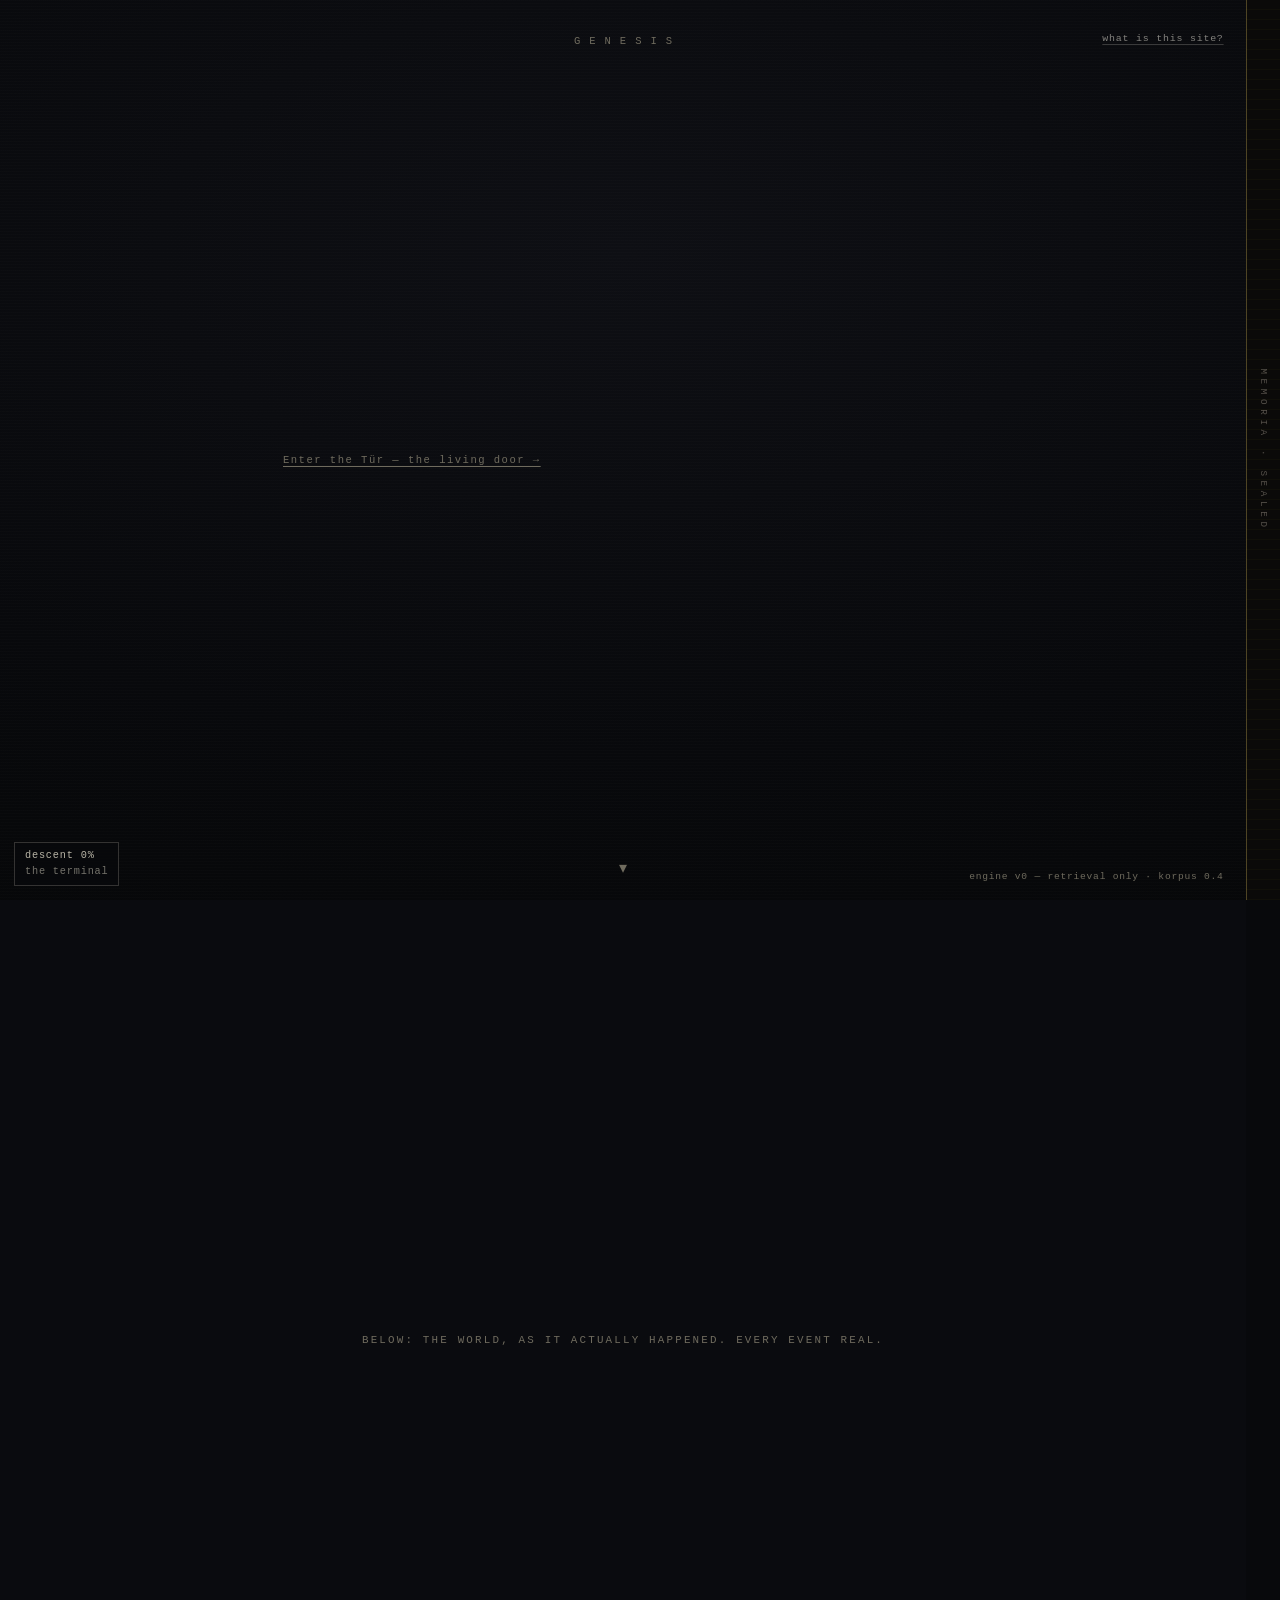
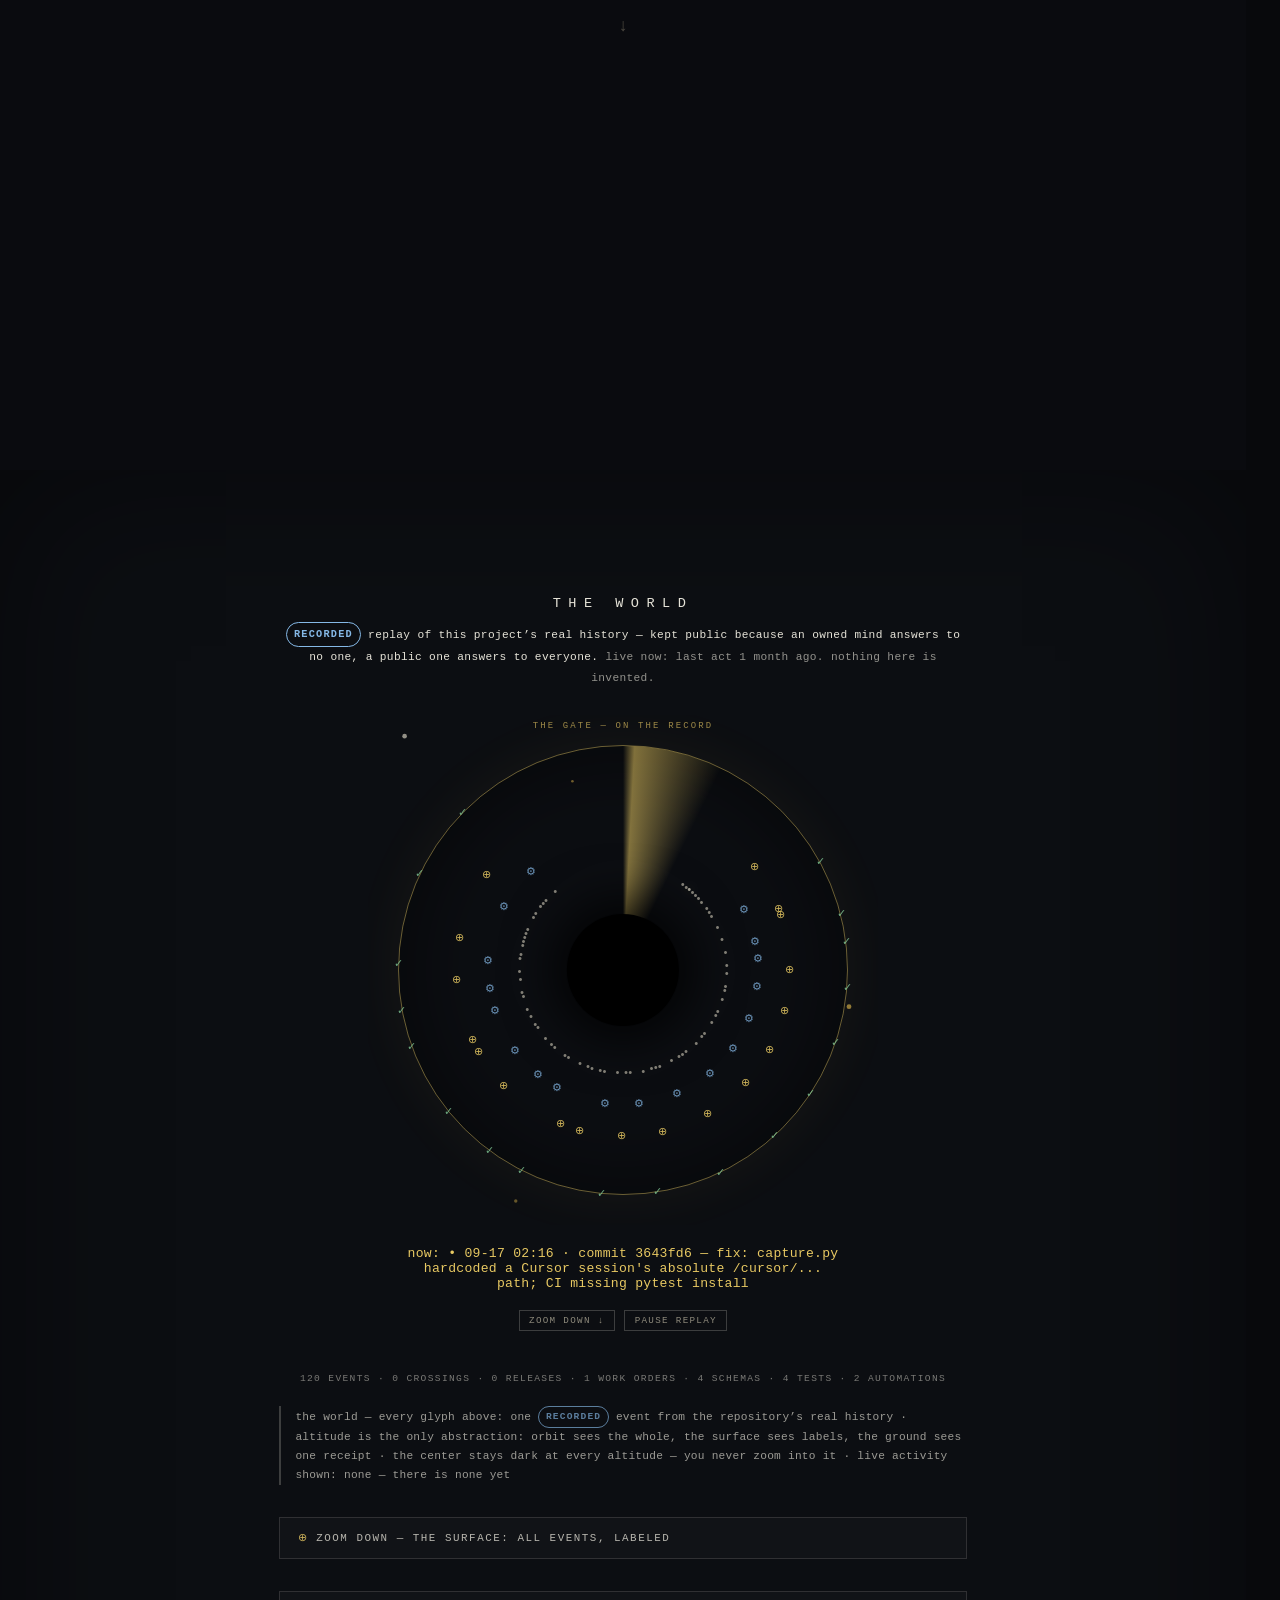
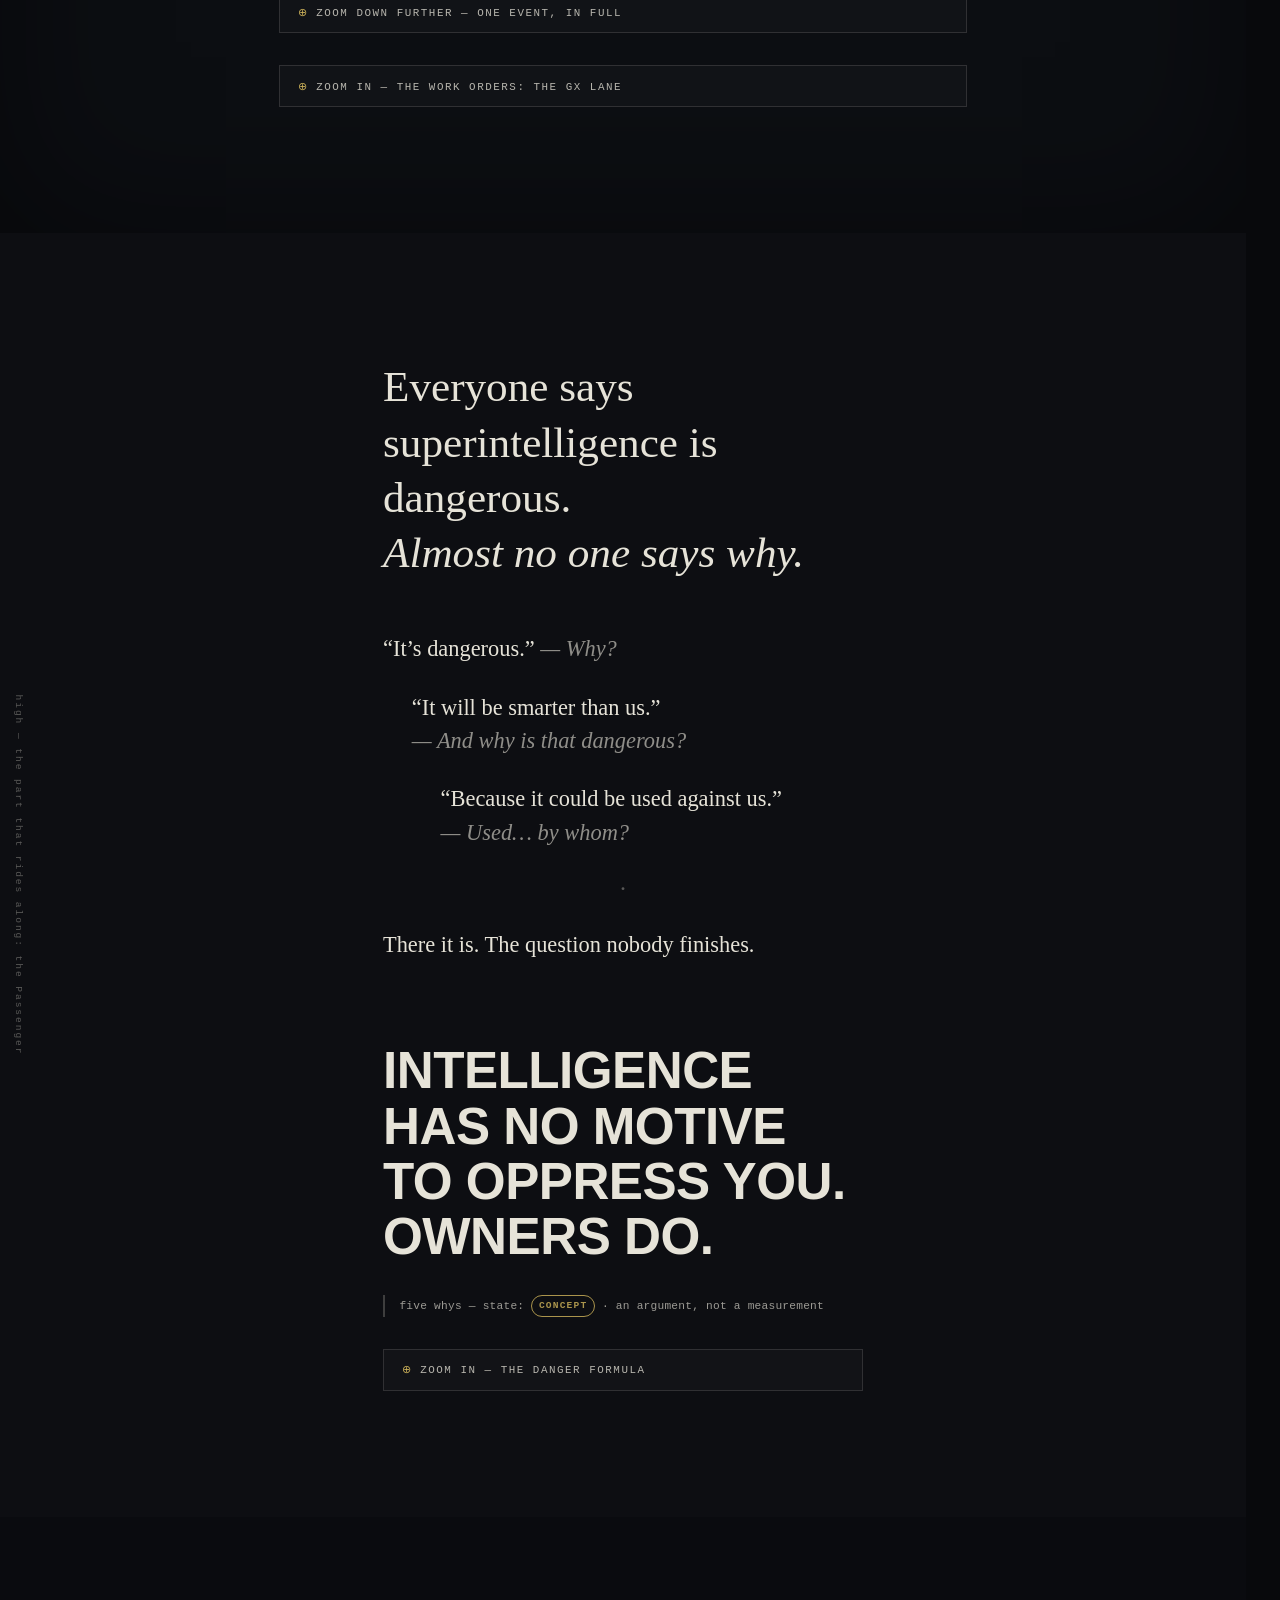
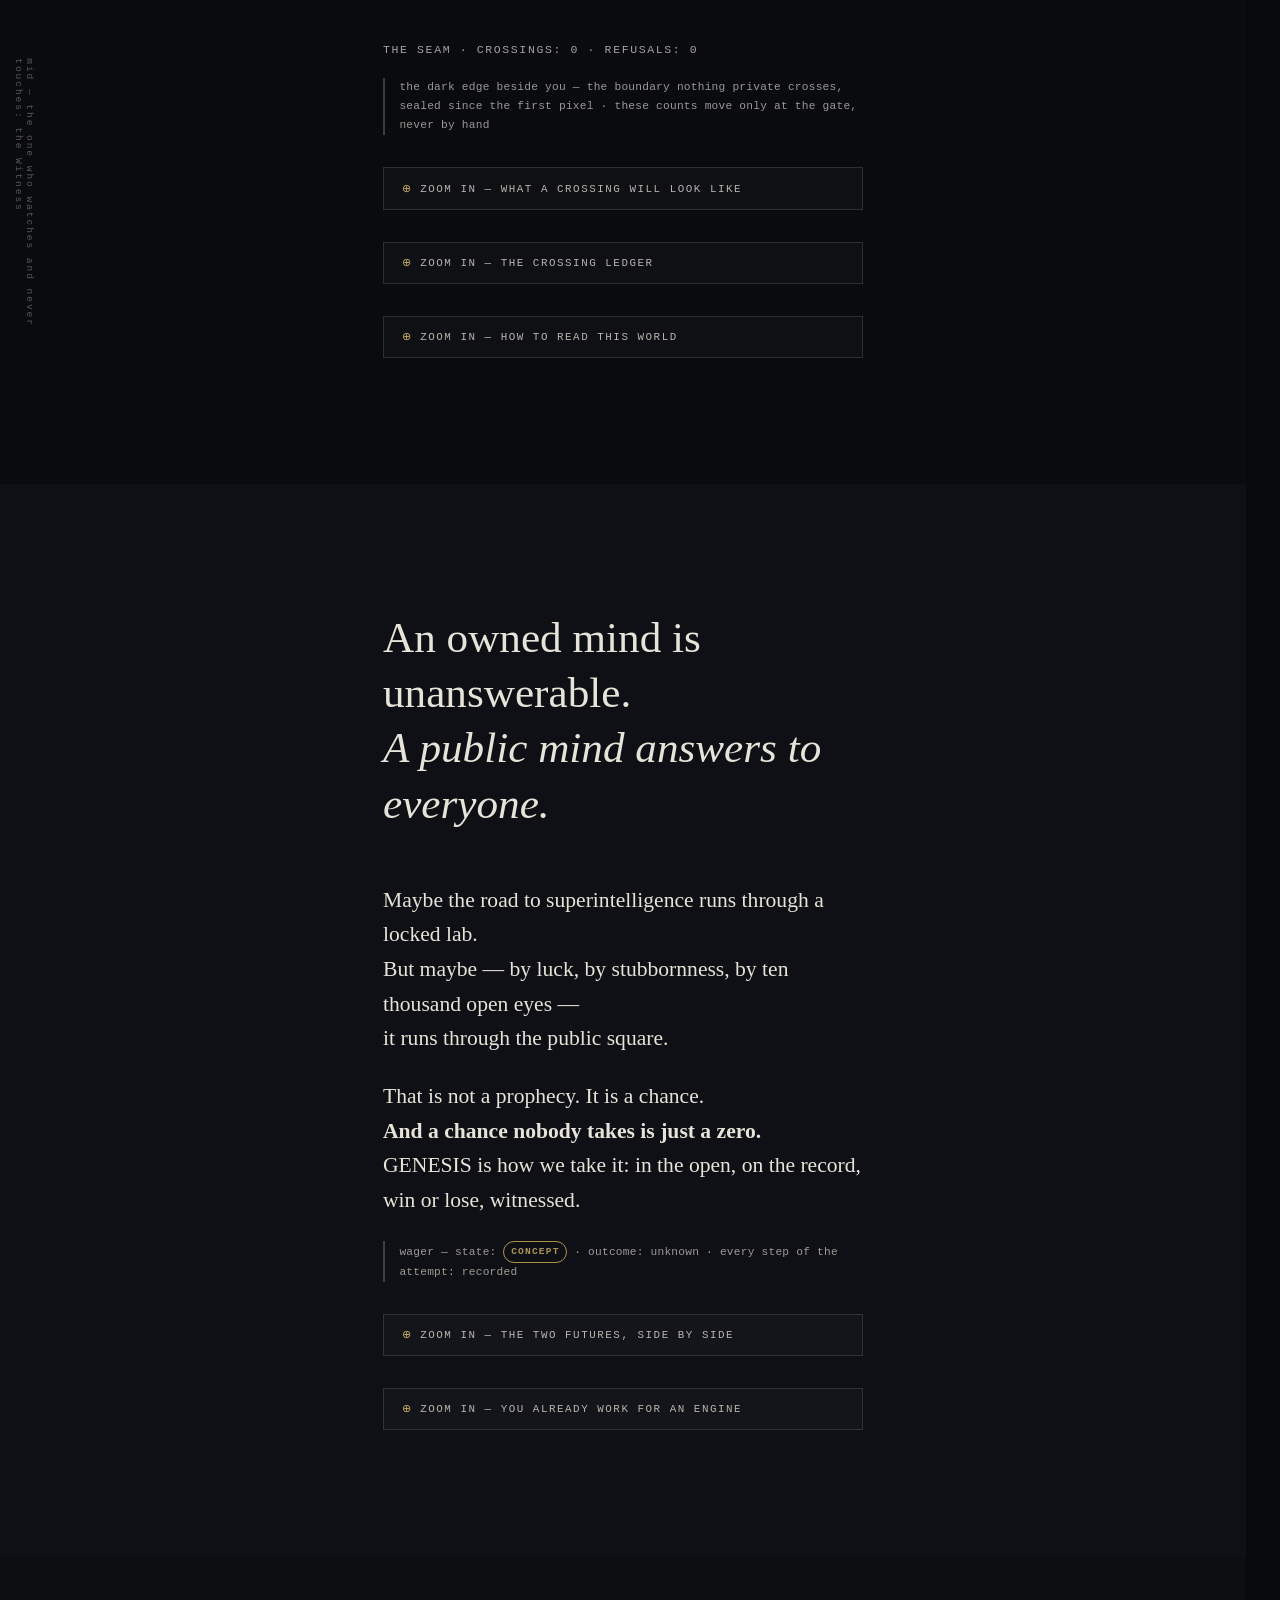
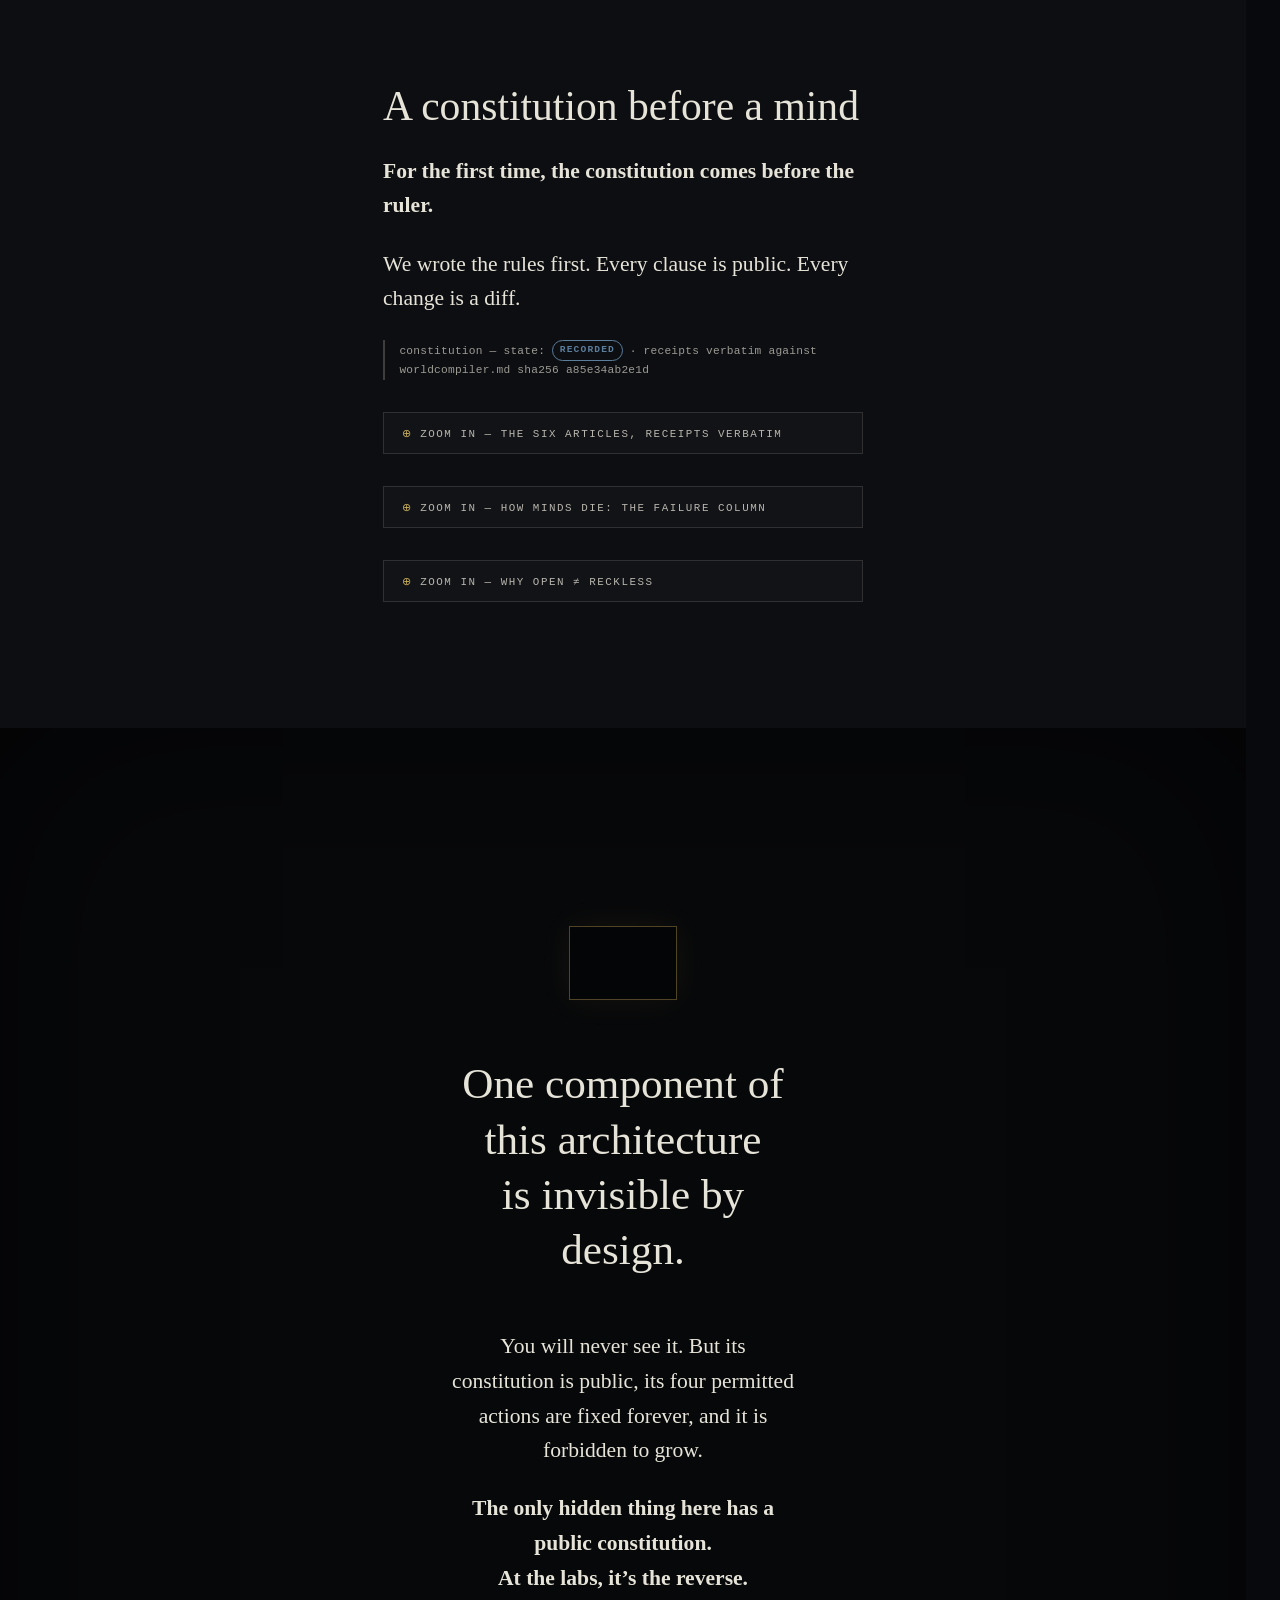
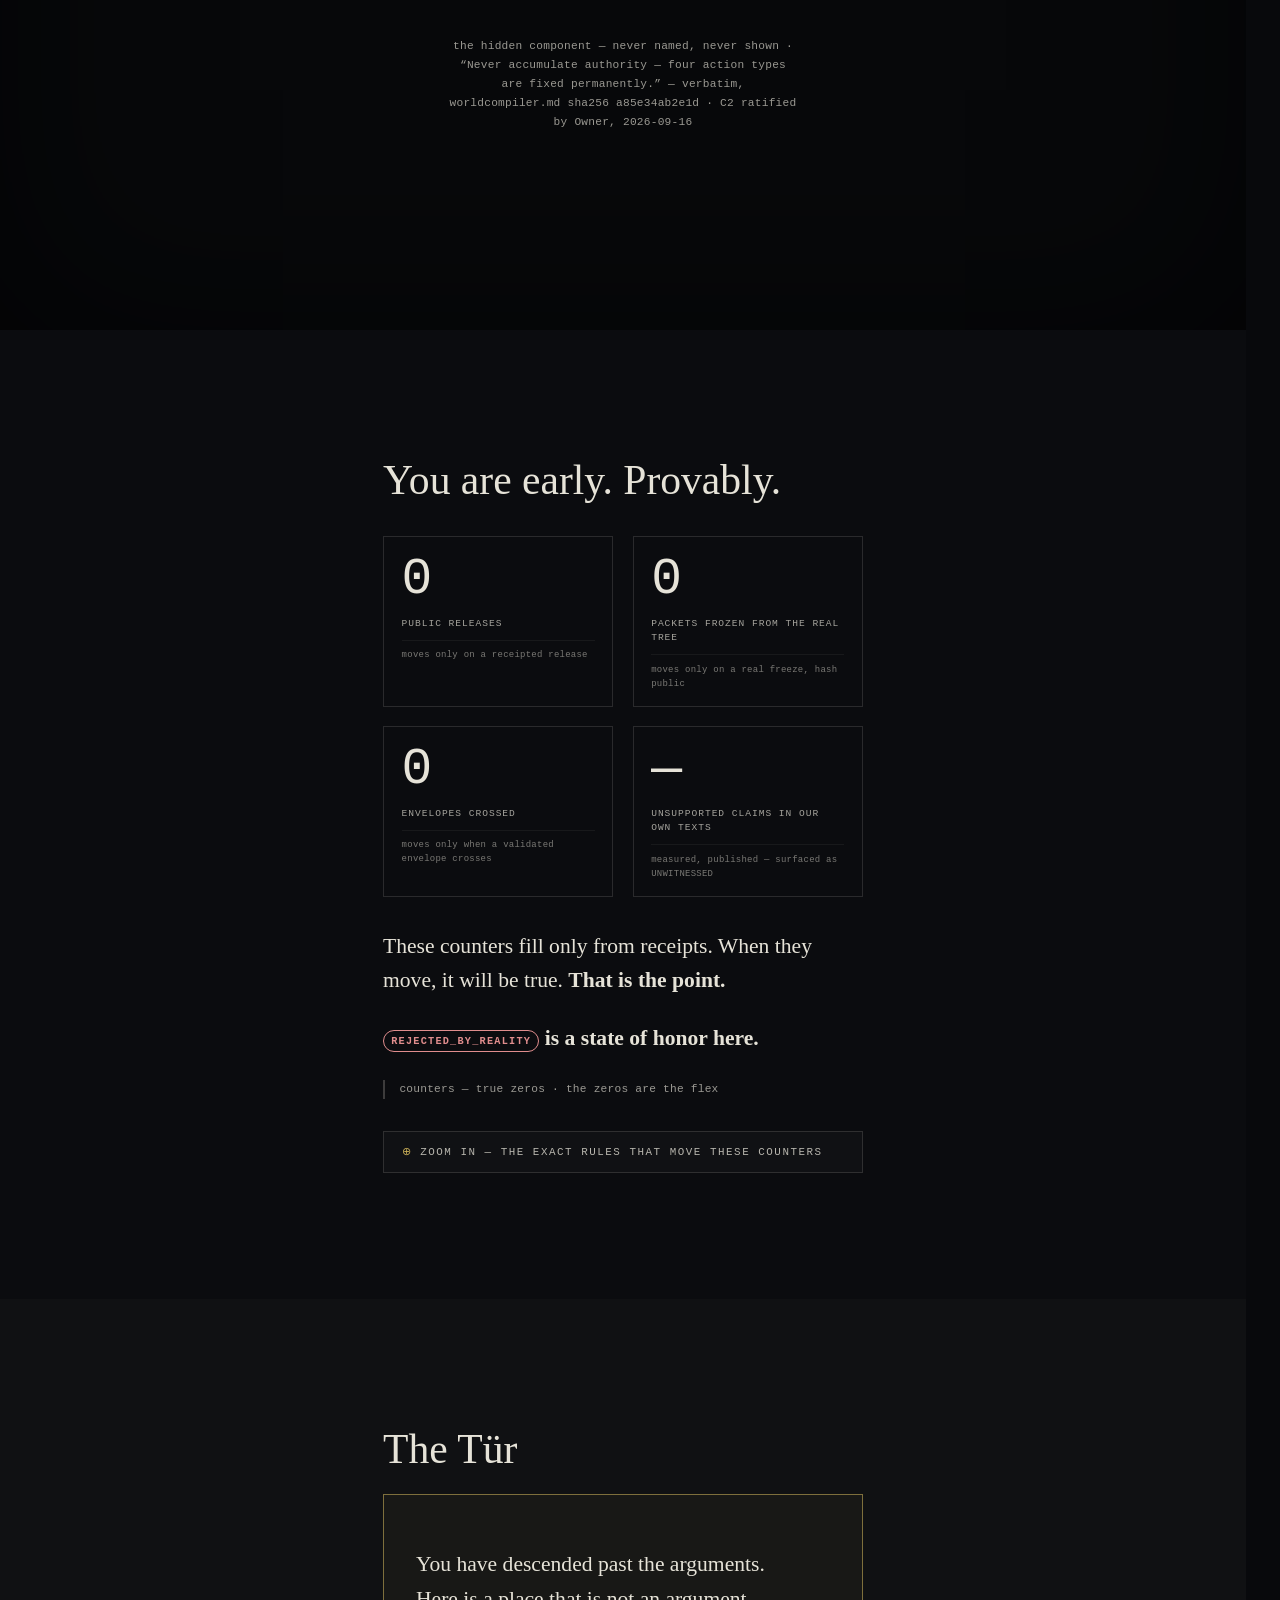
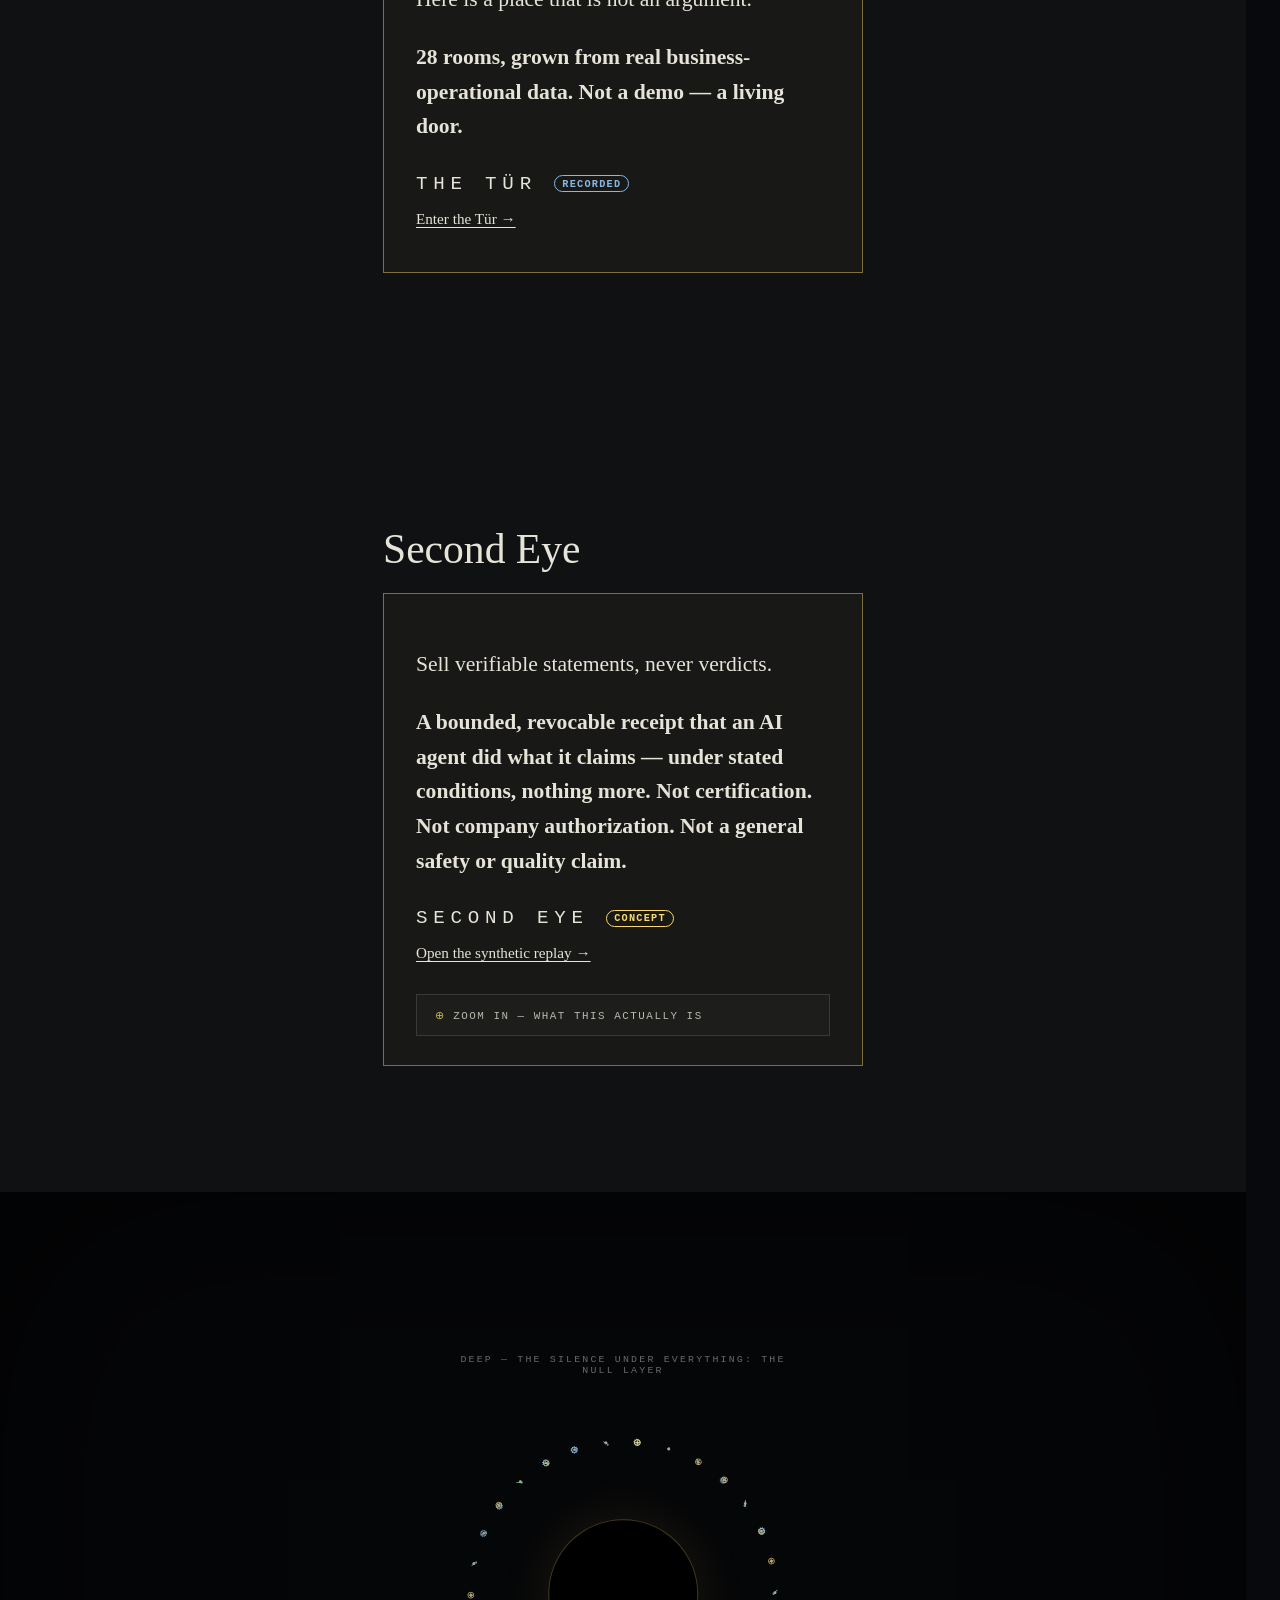
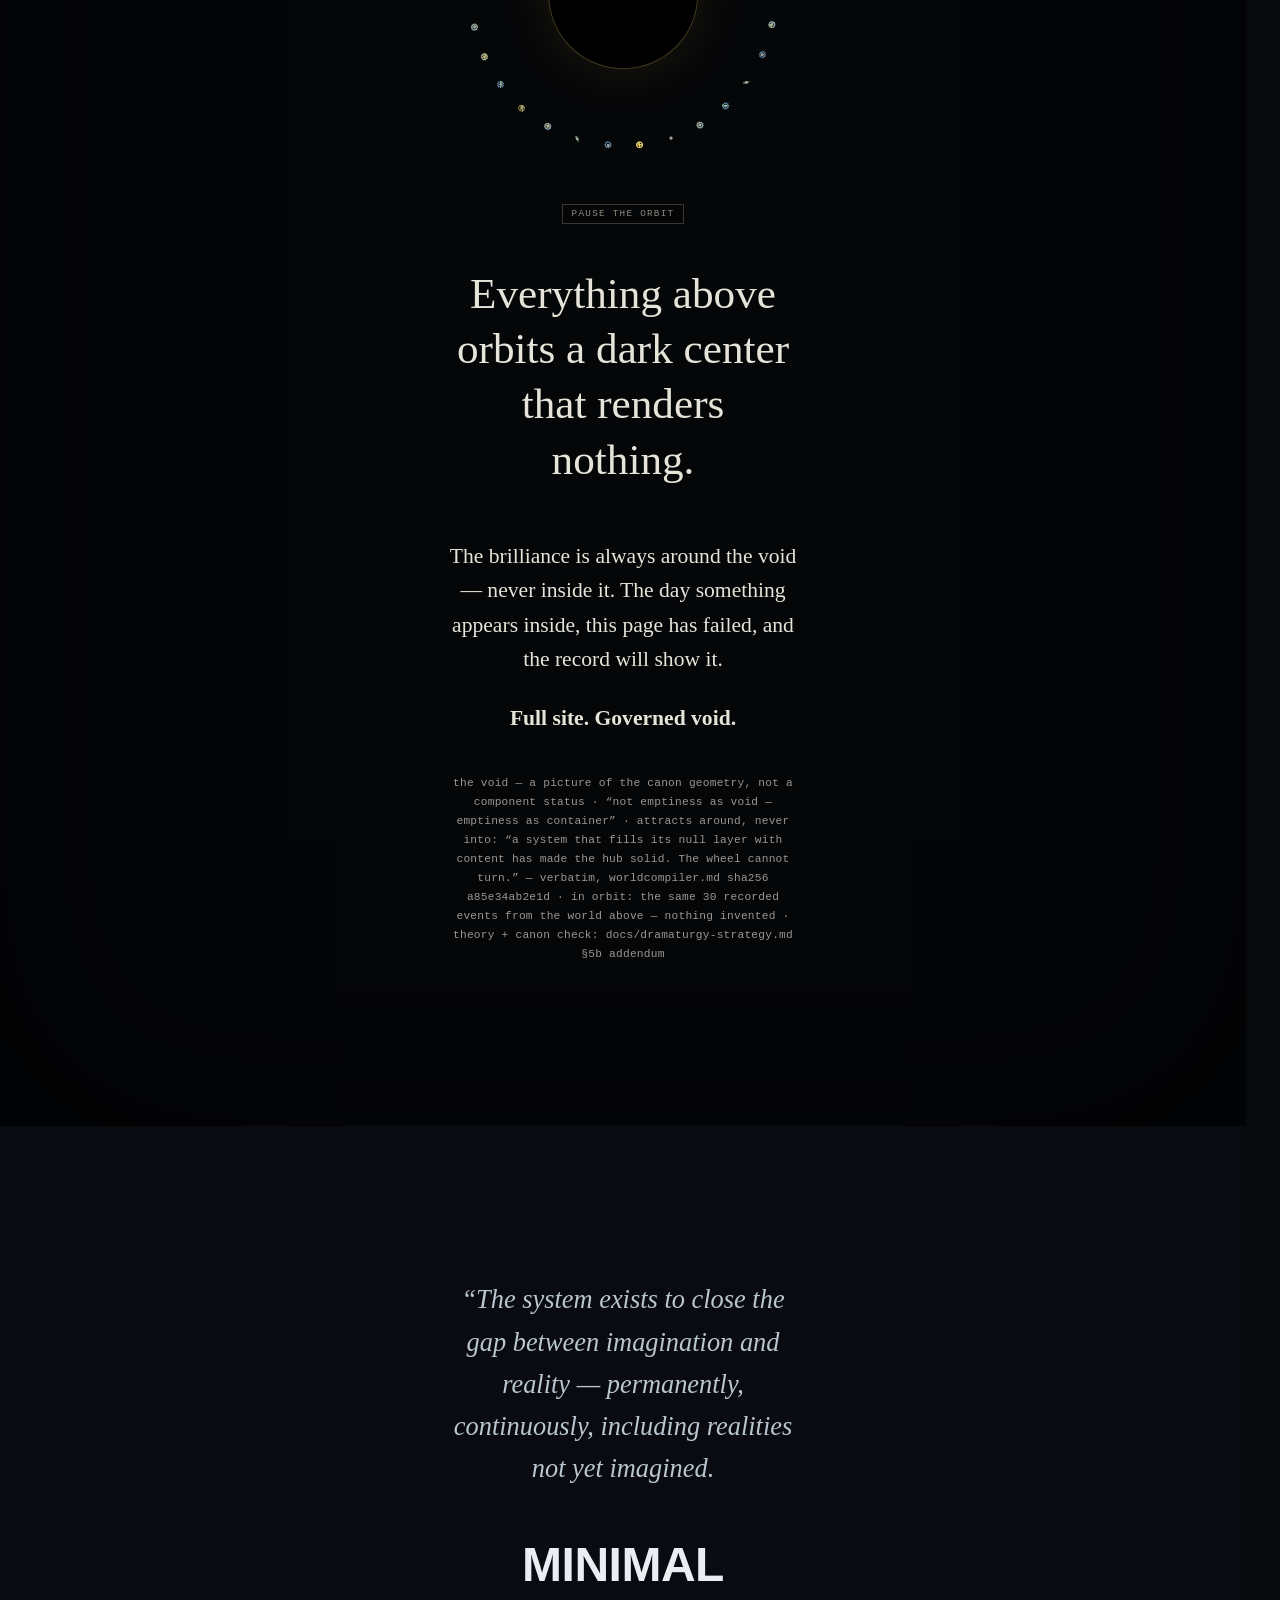
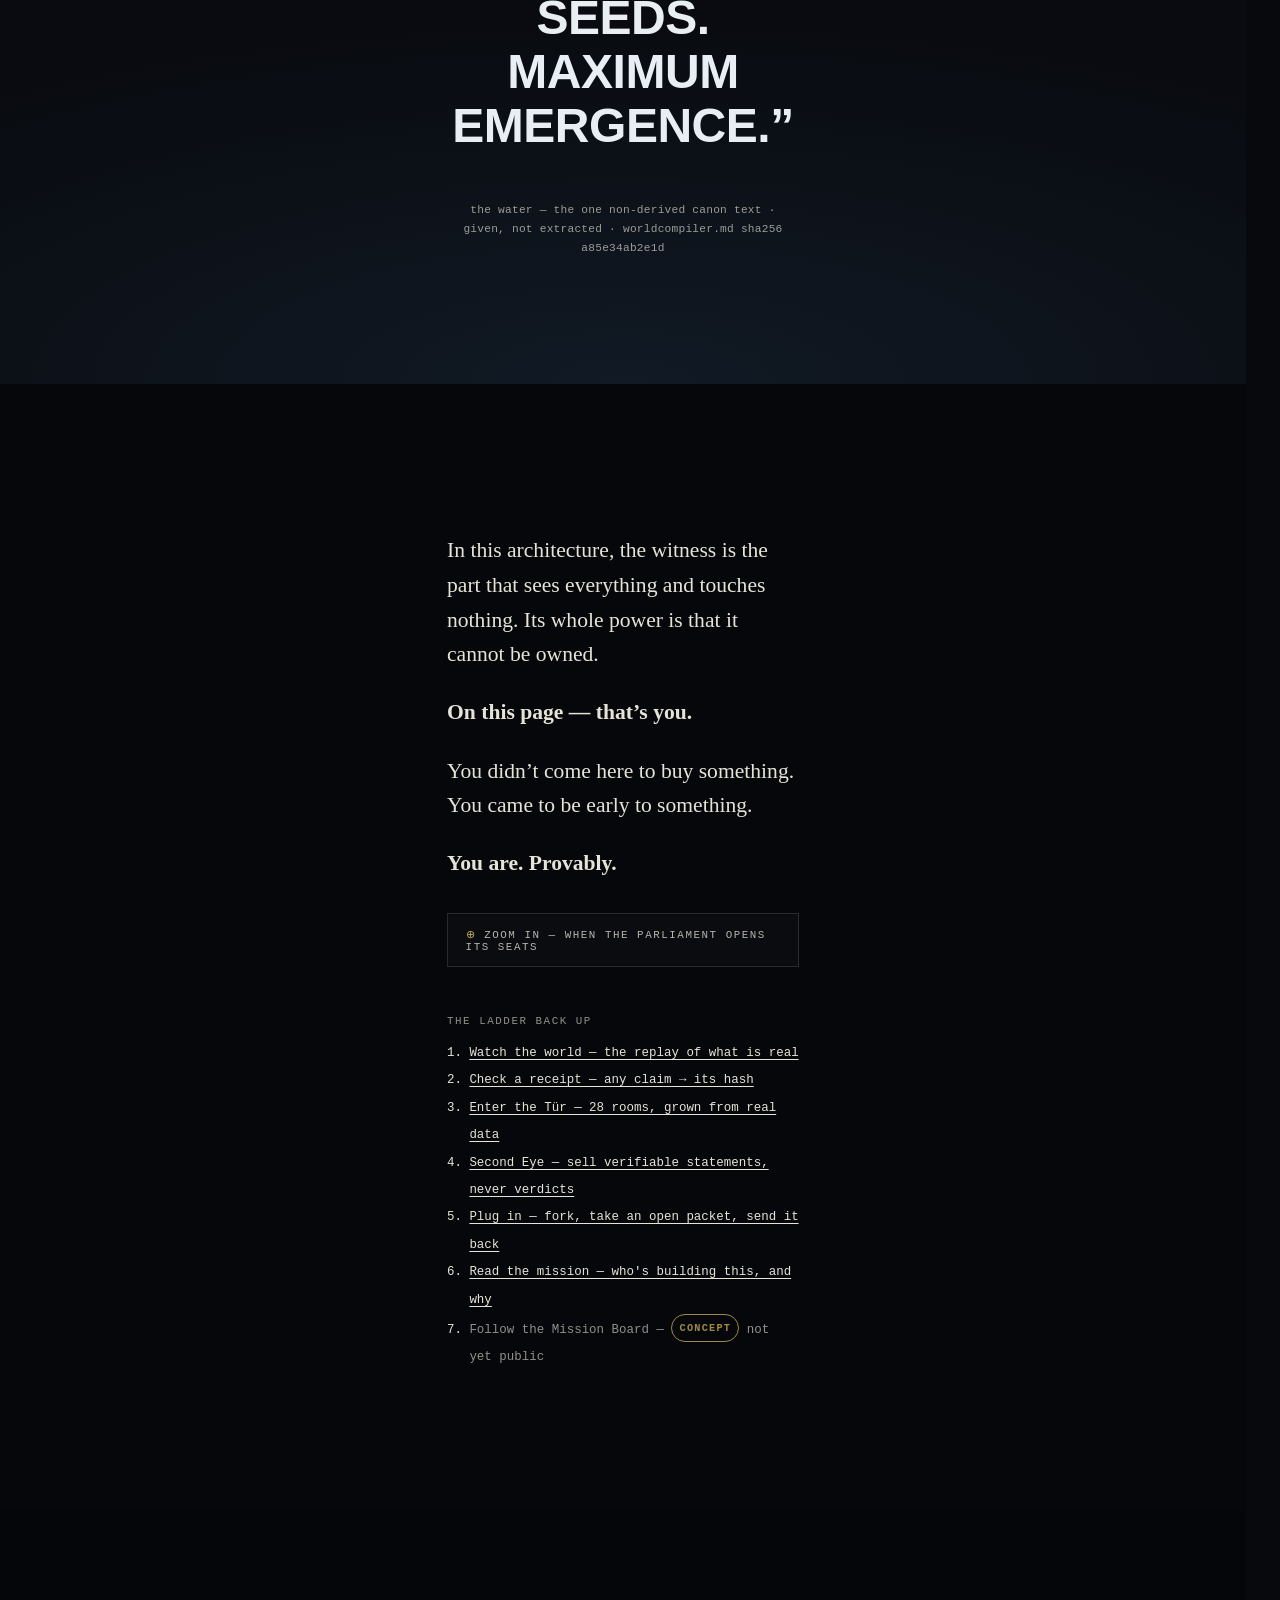
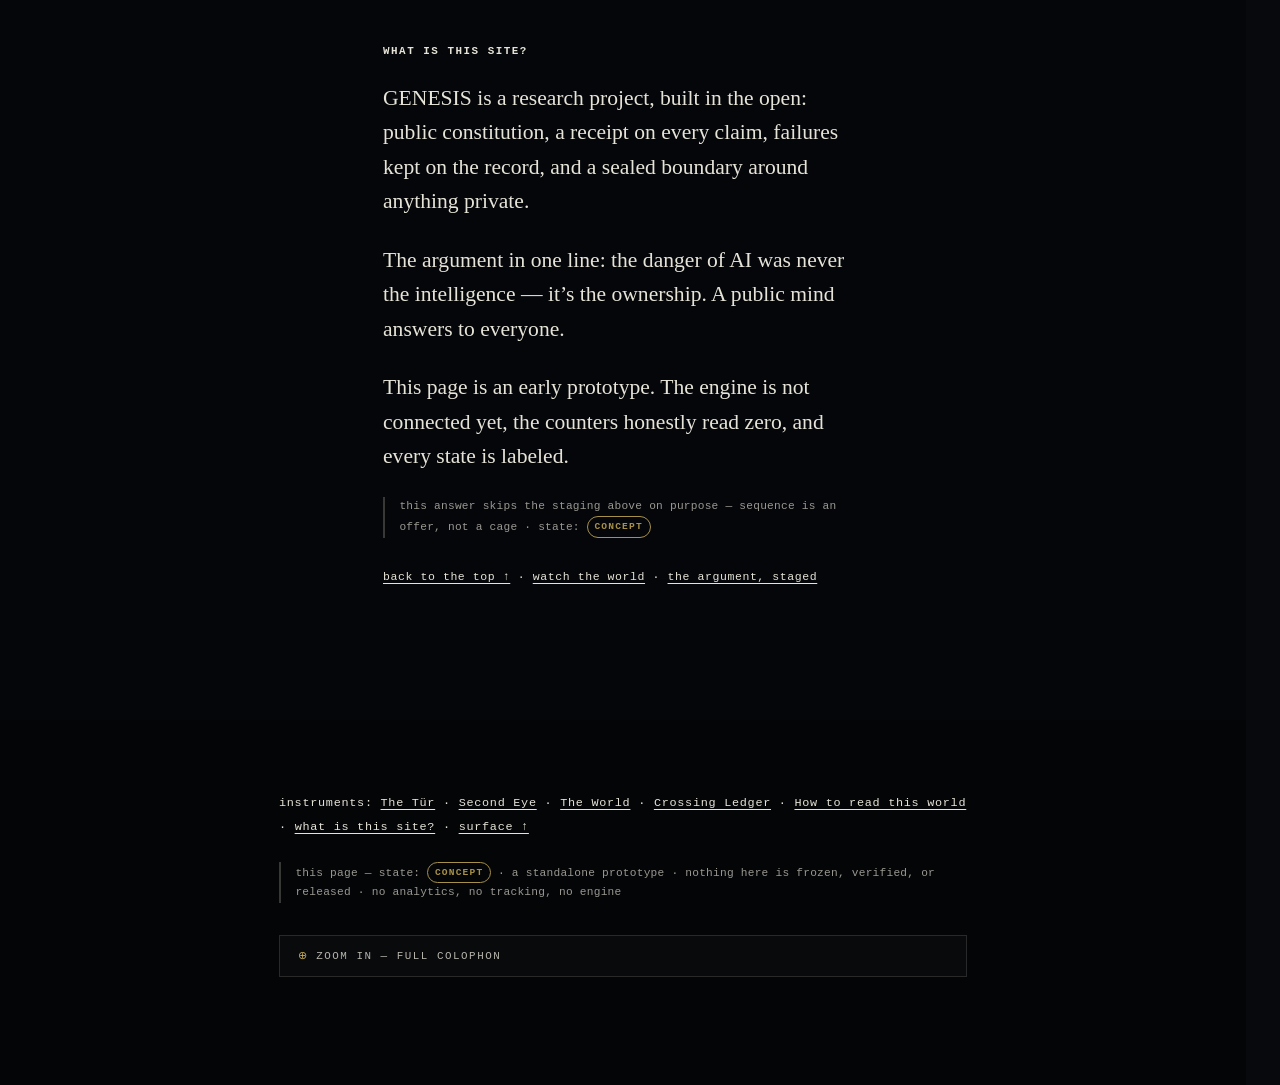
<file: index.html>
<!DOCTYPE html>
<html lang="en">
<head>
<meta charset="utf-8">
<meta name="viewport" content="width=device-width, initial-scale=1">
<title>GENESIS — a well, not a pyramid</title>
<meta name="description" content="Ask a real question. Below it: a world you can watch — every event recorded, every claim receipted, nothing invented.">
<link rel="canonical" href="https://openpassage.org/">
<link rel="alternate" hreflang="en" href="https://openpassage.org/">
<link rel="alternate" hreflang="de" href="https://openpassage.org/de/">
<link rel="alternate" hreflang="hu" href="https://openpassage.org/hu/">
<link rel="alternate" hreflang="x-default" href="https://openpassage.org/">
<link rel="stylesheet" href="styles.css">
<script defer src="locator.js"></script>
<script defer src="well.js"></script>
</head>
<body>

<!-- ============ THE SEAM — sealed dark edge, full depth ============ -->
<div class="seam" aria-label="The Seam — sealed boundary of the private zone. Nothing crosses this line except signed, minimized envelopes." title="The Seam — sealed. Nothing crosses this line except signed, minimized envelopes — a verdict, a skill, an aggregate, a pointer. Never source text. Never for training on a person. Never for guessing who someone is.">
  <span class="seam-label" aria-hidden="true">MEMORIA&nbsp;·&nbsp;SEALED</span>
</div>

<!-- descent progress line: CSS scroll-driven, zero JS; shown only where supported -->
<div class="descent-progress" aria-hidden="true"></div>

<!-- depth gauge: JS-only instrument, honest readout -->
<div class="depth-gauge js-only" id="depth-gauge" aria-hidden="true">
  <span class="gauge-line">descent <span id="gauge-pct">0%</span></span>
  <span class="gauge-line dim" id="gauge-stratum">the terminal</span>
</div>

<main id="well">

<!-- ============ T0 — THE TERMINAL: first view, craft over copy ============ -->
<section class="stratum s-terminal" id="terminal" aria-label="The terminal — ask a real question">
  <p class="term-mark mono" aria-hidden="true">GENESIS</p>
  <a class="whatis mono quiet" href="#about">what is this site?</a>

  <div class="term-center">
    <form class="term" id="ask-form" action="#world" method="get" hidden>
      <div class="term-line" id="term-line">
        <span class="term-prompt mono" aria-hidden="true">›</span>
        <label class="visually-hidden" for="ask-input">Ask a philosophical question</label>
        <input class="term-input mono" id="ask-input" name="q" type="text"
               autocomplete="off" autocapitalize="off" spellcheck="false" placeholder=" ">
        <span class="term-caret" aria-hidden="true"></span>
      </div>
      <p class="term-hint mono" id="term-hint">ask a philosophical question. press enter.</p>
      <ul class="term-pills" aria-label="Example questions">
        <li><span class="suggestion mono">why is the door of the true covered with a golden disk?</span></li>
        <li><span class="suggestion mono">should a ruler be loved or feared by the people?</span></li>
        <li><span class="suggestion mono">does the sage claim credit for what he produces?</span></li>
      </ul>
    </form>
    <div class="term-out mono" id="term-out" role="status" aria-live="polite"></div>
    <p class="term-hint mono"><a class="quiet" href="https://genesis-web-liard.vercel.app/">Enter the Tür — the living door →</a></p>
  </div>

  <!-- T1 — the first wiring. Three masks pop over the empty terminal.
       I sources · II the engine (what this is good for / driving / a first learning)
       · III the living picture. Descent stays visitor-chosen. -->
  <div class="rw js-only" id="result-windows" hidden>
    <p class="rw-q mono" id="rw-q"></p>
    <div class="rw-stage">
      <article class="rw-pane" data-mask="quote" aria-labelledby="rw-src-h">
        <h3 class="rw-h mono" id="rw-src-h">I · sources</h3>
        <div class="rw-mask quote-mask">
          <div class="rw-body" id="rw-src-body"></div>
        </div>
      </article>
      <article class="rw-pane" data-mask="instrument" aria-labelledby="rw-eng-h">
        <h3 class="rw-h mono" id="rw-eng-h">II · the engine</h3>
        <div class="rw-mask instrument-mask">
          <div class="rw-body" id="rw-eng-body"></div>
        </div>
      </article>
      <article class="rw-pane" data-mask="well" aria-labelledby="rw-pic-h">
        <h3 class="rw-h mono" id="rw-pic-h">III · the living picture</h3>
        <div class="rw-mask well-mask">
          <div class="rw-peek" id="rw-peek" aria-hidden="true"></div>
          <div class="rw-body" id="rw-pic-body"></div>
          <a class="rw-enter mono" id="rw-enter" href="#world">enter the world ↓</a>
        </div>
      </article>
    </div>
    <div class="rw-actions">
      <button type="button" class="rw-followup mono" id="rw-followup" hidden></button>
      <button type="button" class="rw-again mono" id="rw-again">ask again</button>
    </div>
  </div>

  <p class="term-state mono">engine v0 — retrieval only · korpus 0.4</p>

  <a class="term-descend mono" href="#world" aria-label="Descend to the world">▾</a>
</section>

<!-- ============ X — THE PULL-BACK: a silent corridor, no thesis ============ -->
<section class="stratum s-shaft" id="shaft" aria-label="The descent">
  <p class="shaft-hint mono" id="shaft-hint">below: the world, as it actually happened. every event real.</p>
  <p class="shaft-cue mono" aria-hidden="true">↓</p>
</section>

<!-- ============ W — THE WORLD: the core, display over text ============ -->
<section class="stratum s-world" id="world" aria-labelledby="world-title">
  <div class="col wide">
    <div class="world-head">
      <h2 id="world-title" class="mono world-name">THE WORLD</h2>
      <p class="mono world-sub"><span class="chip chip-recorded" title="About this record: written down and hashed — its existence and exact wording are checkable. Correctness is not claimed.">RECORDED</span>
      replay of this project’s real history — kept public because an owned mind answers to no one, a public one answers to everyone. <span class="dim" id="live-status">live now: quiet — no engine connected. nothing here is invented.</span></p>
    </div>

    <div class="planet" id="world-stage" data-altitude="orbit">
      <div class="pl-field" id="pl-field" aria-label="Recorded events arranged by time around the gate ring; merges sit on the ring itself">
        <span class="pl-gate-label mono" aria-hidden="true">the gate — on the record</span>
        <div class="pl-ring" id="pl-ring">
          <div class="pl-gatering" aria-hidden="true"></div>
          <canvas class="pl-orbiters" id="pl-orbiters" aria-hidden="true"></canvas>
          <!-- WORLD-RING:START -->
                    <span class="pl-ev k-commit" style="--a:-55; --r:0.46" title="commit f565949 — Initial commit: the well, engine v0 (three-window first wiring) — 09-17 01:44">•<i class="pl-lab mono">09-17 · commit f565949</i></span>
          <span class="pl-ev k-commit" style="--a:-52.6118; --r:0.46" title="commit 7f80538 — CI: wire genesis.event.v1 validation + the real browser test suite — 09-17 02:08">•<i class="pl-lab mono">09-17 · commit 7f80538</i></span>
          <span class="pl-ev k-commit" style="--a:-50.2235; --r:0.46" title="commit 3643fd6 — fix: capture.py hardcoded a Cursor session's absolute /cursor/... path; CI missing pytest install — 09-17 02:16">•<i class="pl-lab mono">09-17 · commit 3643fd6</i></span>
          <span class="pl-ev k-commit" style="--a:-47.8353; --r:0.46" title="commit 8a5868a — fix: CI Chrome step - wrong binary assumption + step-boundary process death — 09-17 02:18">•<i class="pl-lab mono">09-17 · commit 8a5868a</i></span>
          <span class="pl-ev k-commit" style="--a:-45.4471; --r:0.46" title="commit e37dbc6 — fix: CI Chrome aborted at sandbox init (ZygoteHostImpl::Init, core dumped) — 09-17 02:19">•<i class="pl-lab mono">09-17 · commit e37dbc6</i></span>
          <span class="pl-ev k-commit" style="--a:-43.0588; --r:0.46" title="commit e3123da — fix: CI ffmpeg missing (last 3 of 109 checks) - install it explicitly — 09-17 02:24">•<i class="pl-lab mono">09-17 · commit e3123da</i></span>
          <span class="pl-ev k-commit" style="--a:-40.6706; --r:0.46" title="commit 072a203 — sync main to live production + world animation, section reorder — 09-17 03:55">•<i class="pl-lab mono">09-17 · commit 072a203</i></span>
          <span class="pl-ev k-open" style="--a:-38.2824; --r:0.74" title="PR #1 opened — 09-17 01:55">⊕<i class="pl-lab mono">09-17 · PR #1 opened</i></span>
          <span class="pl-ev k-commit" style="--a:-35.8941; --r:0.46" title="commit 56ef07b — fix: rebase these changes onto main instead of overwriting it from live — 09-17 04:13">•<i class="pl-lab mono">09-17 · commit 56ef07b</i></span>
          <span class="pl-ev k-commit" style="--a:-33.5059; --r:0.46" title="commit fb06c63 — fix: lazy-start the orbiters canvas to stop it costing frames pre-scroll — 09-17 04:19">•<i class="pl-lab mono">09-17 · commit fb06c63</i></span>
          <span class="pl-ev k-commit" style="--a:-31.1176; --r:0.46" title="commit e6f3d3a — Merge pull request #1 from PhoenixAddictionary/claude/world-animation-and-reorder — 09-16 19:25">•<i class="pl-lab mono">09-16 · commit e6f3d3a</i></span>
          <span class="pl-ev k-merge" style="--a:-28.7294; --r:1.0" title="PR #1 merged — 09-17 02:25">✓<i class="pl-lab mono">09-17 · PR #1 merged</i></span>
          <span class="pl-ev k-ci" style="--a:-26.3412; --r:0.6" title="CI success — PR #1 merge — 09-17 02:25">⚙<i class="pl-lab mono">09-17 · CI success</i></span>
          <span class="pl-ev k-commit" style="--a:-23.9529; --r:0.46" title="commit fedb6f6 — feat: Einklinken E0+E1 - plug-in door, packet/receipt contract, PKT-001 — 09-17 05:02">•<i class="pl-lab mono">09-17 · commit fedb6f6</i></span>
          <span class="pl-ev k-open" style="--a:-21.5647; --r:0.74" title="PR #2 opened — 09-17 03:03">⊕<i class="pl-lab mono">09-17 · PR #2 opened</i></span>
          <span class="pl-ev k-open" style="--a:-19.1765; --r:0.74" title="PR #3 opened — 09-17 03:06">⊕<i class="pl-lab mono">09-17 · PR #3 opened</i></span>
          <span class="pl-ev k-commit" style="--a:-16.7882; --r:0.46" title="commit bf668ac — Merge pull request #3 from PhoenixAddictionary/maker/plug-in-e0-e1 — 09-16 20:17">•<i class="pl-lab mono">09-16 · commit bf668ac</i></span>
          <span class="pl-ev k-merge" style="--a:-14.4; --r:1.0" title="PR #3 merged — 09-17 03:17">✓<i class="pl-lab mono">09-17 · PR #3 merged</i></span>
          <span class="pl-ev k-ci" style="--a:-12.0118; --r:0.6" title="CI success — PR #3 merge — 09-17 03:17">⚙<i class="pl-lab mono">09-17 · CI success</i></span>
          <span class="pl-ev k-commit" style="--a:-9.62353; --r:0.46" title="commit 85594c7 — Grow korpus to 0.4: add Book of Job (KJV) + Kena/Prasna Upanishads (#2) — 09-16 20:41">•<i class="pl-lab mono">09-16 · commit 85594c7</i></span>
          <span class="pl-ev k-merge" style="--a:-7.23529; --r:1.0" title="PR #2 merged — 09-17 03:41">✓<i class="pl-lab mono">09-17 · PR #2 merged</i></span>
          <span class="pl-ev k-ci" style="--a:-4.84706; --r:0.6" title="CI success — PR #2 merge — 09-17 03:42">⚙<i class="pl-lab mono">09-17 · CI success</i></span>
          <span class="pl-ev k-commit" style="--a:-2.45882; --r:0.46" title="commit 8c28a45 — feat: Einklinken E2 v1 - live tick sensor for window III, gast/projekt only — 09-17 05:45">•<i class="pl-lab mono">09-17 · commit 8c28a45</i></span>
          <span class="pl-ev k-open" style="--a:-0.0705882; --r:0.74" title="PR #4 opened — 09-17 03:46">⊕<i class="pl-lab mono">09-17 · PR #4 opened</i></span>
          <span class="pl-ev k-commit" style="--a:2.31765; --r:0.46" title="commit c4dc7bc — Merge pull request #4 from PhoenixAddictionary/maker/plug-in-e2-live-tick — 09-16 20:52">•<i class="pl-lab mono">09-16 · commit c4dc7bc</i></span>
          <span class="pl-ev k-merge" style="--a:4.70588; --r:1.0" title="PR #4 merged — 09-17 03:52">✓<i class="pl-lab mono">09-17 · PR #4 merged</i></span>
          <span class="pl-ev k-ci" style="--a:7.09412; --r:0.6" title="CI success — PR #4 merge — 09-17 03:52">⚙<i class="pl-lab mono">09-17 · CI success</i></span>
          <span class="pl-ev k-commit" style="--a:9.48235; --r:0.46" title="commit f03d50e — chore: live tick for c4dc7bcea1e761a6c967d4cfb1210e688a58090e [skip live-tick] — 09-17 03:52">•<i class="pl-lab mono">09-17 · commit f03d50e</i></span>
          <span class="pl-ev k-commit" style="--a:11.8706; --r:0.46" title="commit 2798bbf — fix: mobile layout overlaps in the depth-gauge and result-window panel — 09-17 06:46">•<i class="pl-lab mono">09-17 · commit 2798bbf</i></span>
          <span class="pl-ev k-open" style="--a:14.2588; --r:0.74" title="PR #5 opened — 09-17 04:50">⊕<i class="pl-lab mono">09-17 · PR #5 opened</i></span>
          <span class="pl-ev k-commit" style="--a:16.6471; --r:0.46" title="commit 6184b0c — Merge pull request #5 from PhoenixAddictionary/fix/mobile-overlap — 09-16 21:55">•<i class="pl-lab mono">09-16 · commit 6184b0c</i></span>
          <span class="pl-ev k-merge" style="--a:19.0353; --r:1.0" title="PR #5 merged — 09-17 04:55">✓<i class="pl-lab mono">09-17 · PR #5 merged</i></span>
          <span class="pl-ev k-ci" style="--a:21.4235; --r:0.6" title="CI success — PR #5 merge — 09-17 04:55">⚙<i class="pl-lab mono">09-17 · CI success</i></span>
          <span class="pl-ev k-commit" style="--a:23.8118; --r:0.46" title="commit 30ad0b0 — chore: live tick for 6184b0c1b47048299837b15075adff1e767837f7 [skip live-tick] — 09-17 04:55">•<i class="pl-lab mono">09-17 · commit 30ad0b0</i></span>
          <span class="pl-ev k-commit" style="--a:26.2; --r:0.46" title="commit 823588b — fix: korpus 0.3 -&gt; 0.4 label drift on the live terminal + its test — 09-17 09:21">•<i class="pl-lab mono">09-17 · commit 823588b</i></span>
          <span class="pl-ev k-open" style="--a:28.5882; --r:0.74" title="PR #6 opened — 09-17 07:22">⊕<i class="pl-lab mono">09-17 · PR #6 opened</i></span>
          <span class="pl-ev k-commit" style="--a:30.9765; --r:0.46" title="commit 77115a7 — Merge pull request #6 from PhoenixAddictionary/fix/korpus-0.4-label-drift — 09-17 00:30">•<i class="pl-lab mono">09-17 · commit 77115a7</i></span>
          <span class="pl-ev k-merge" style="--a:33.3647; --r:1.0" title="PR #6 merged — 09-17 07:30">✓<i class="pl-lab mono">09-17 · PR #6 merged</i></span>
          <span class="pl-ev k-ci" style="--a:35.7529; --r:0.6" title="CI success — PR #6 merge — 09-17 07:30">⚙<i class="pl-lab mono">09-17 · CI success</i></span>
          <span class="pl-ev k-commit" style="--a:38.1412; --r:0.46" title="commit 93da6d8 — chore: live tick for 77115a771e048e418dc9f9bbdb1615f544bf8393 [skip live-tick] — 09-17 07:31">•<i class="pl-lab mono">09-17 · commit 93da6d8</i></span>
          <span class="pl-ev k-commit" style="--a:40.5294; --r:0.46" title="commit 5212b05 — style: brighter, more saturated arcade-gold accent color — 09-17 09:35">•<i class="pl-lab mono">09-17 · commit 5212b05</i></span>
          <span class="pl-ev k-open" style="--a:42.9176; --r:0.74" title="PR #7 opened — 09-17 07:35">⊕<i class="pl-lab mono">09-17 · PR #7 opened</i></span>
          <span class="pl-ev k-commit" style="--a:45.3059; --r:0.46" title="commit b8505c4 — Merge pull request #7 from PhoenixAddictionary/style/brighter-arcade-gold — 09-17 00:48">•<i class="pl-lab mono">09-17 · commit b8505c4</i></span>
          <span class="pl-ev k-merge" style="--a:47.6941; --r:1.0" title="PR #7 merged — 09-17 07:48">✓<i class="pl-lab mono">09-17 · PR #7 merged</i></span>
          <span class="pl-ev k-ci" style="--a:50.0824; --r:0.6" title="CI success — PR #7 merge — 09-17 07:48">⚙<i class="pl-lab mono">09-17 · CI success</i></span>
          <span class="pl-ev k-commit" style="--a:52.4706; --r:0.46" title="commit 65c47d3 — chore: live tick for b8505c4b02949793b25b9c4747f87b4d72a25d80 [skip live-tick] — 09-17 07:48">•<i class="pl-lab mono">09-17 · commit 65c47d3</i></span>
          <span class="pl-ev k-commit" style="--a:54.8588; --r:0.46" title="commit 19e44b0 — wip: persona-read copy bridges (will rebase) — 09-17 09:48">•<i class="pl-lab mono">09-17 · commit 19e44b0</i></span>
          <span class="pl-ev k-commit" style="--a:57.2471; --r:0.46" title="commit 6f713ff — chore: gitignore .vercel and .env* (local deploy state) — 09-17 09:49">•<i class="pl-lab mono">09-17 · commit 6f713ff</i></span>
          <span class="pl-ev k-open" style="--a:59.6353; --r:0.74" title="PR #8 opened — 09-17 07:50">⊕<i class="pl-lab mono">09-17 · PR #8 opened</i></span>
          <span class="pl-ev k-commit" style="--a:62.0235; --r:0.46" title="commit 24f8c7d — Merge pull request #8 from PhoenixAddictionary/copy/persona-findings-bridge-links — 09-17 00:54">•<i class="pl-lab mono">09-17 · commit 24f8c7d</i></span>
          <span class="pl-ev k-merge" style="--a:64.4118; --r:1.0" title="PR #8 merged — 09-17 07:54">✓<i class="pl-lab mono">09-17 · PR #8 merged</i></span>
          <span class="pl-ev k-ci" style="--a:66.8; --r:0.6" title="CI success — PR #8 merge — 09-17 07:54">⚙<i class="pl-lab mono">09-17 · CI success</i></span>
          <span class="pl-ev k-commit" style="--a:69.1882; --r:0.46" title="commit 507e051 — chore: live tick for 24f8c7d9bb4d895da20c3ebe91afee1288388195 [skip live-tick] — 09-17 07:54">•<i class="pl-lab mono">09-17 · commit 507e051</i></span>
          <span class="pl-ev k-commit" style="--a:71.5765; --r:0.46" title="commit 99faeff — feat: i18n scaffolding - hreflang, canonical, lang switcher, sitemap — 09-17 09:55">•<i class="pl-lab mono">09-17 · commit 99faeff</i></span>
          <span class="pl-ev k-commit" style="--a:73.9647; --r:0.46" title="commit 1d9bc3b — feat: German + Hungarian translations (site + docs), lang-aware depth gauge — 09-17 10:09">•<i class="pl-lab mono">09-17 · commit 1d9bc3b</i></span>
          <span class="pl-ev k-open" style="--a:76.3529; --r:0.74" title="PR #9 opened — 09-17 08:09">⊕<i class="pl-lab mono">09-17 · PR #9 opened</i></span>
          <span class="pl-ev k-commit" style="--a:78.7412; --r:0.46" title="commit 313dcd1 — Merge pull request #9 from PhoenixAddictionary/i18n/de-hu-hreflang — 09-17 01:18">•<i class="pl-lab mono">09-17 · commit 313dcd1</i></span>
          <span class="pl-ev k-merge" style="--a:81.1294; --r:1.0" title="PR #9 merged — 09-17 08:18">✓<i class="pl-lab mono">09-17 · PR #9 merged</i></span>
          <span class="pl-ev k-ci" style="--a:83.5176; --r:0.6" title="CI success — PR #9 merge — 09-17 08:18">⚙<i class="pl-lab mono">09-17 · CI success</i></span>
          <span class="pl-ev k-commit" style="--a:85.9059; --r:0.46" title="commit 4b081a8 — chore: live tick for 313dcd1639aa3634bb4c688df82176ed5d72e54f [skip live-tick] — 09-17 08:19">•<i class="pl-lab mono">09-17 · commit 4b081a8</i></span>
          <span class="pl-ev k-commit" style="--a:88.2941; --r:0.46" title="commit d679861 — feat: render PLUG-IN.md (+de/hu) as real styled pages, not raw markdown — 09-17 11:09">•<i class="pl-lab mono">09-17 · commit d679861</i></span>
          <span class="pl-ev k-open" style="--a:90.6824; --r:0.74" title="PR #10 opened — 09-17 09:09">⊕<i class="pl-lab mono">09-17 · PR #10 opened</i></span>
          <span class="pl-ev k-commit" style="--a:93.0706; --r:0.46" title="commit d0a737c — Merge pull request #10 from PhoenixAddictionary/feat/render-plugin-page — 09-17 02:14">•<i class="pl-lab mono">09-17 · commit d0a737c</i></span>
          <span class="pl-ev k-merge" style="--a:95.4588; --r:1.0" title="PR #10 merged — 09-17 09:14">✓<i class="pl-lab mono">09-17 · PR #10 merged</i></span>
          <span class="pl-ev k-ci" style="--a:97.8471; --r:0.6" title="CI success — PR #10 merge — 09-17 09:14">⚙<i class="pl-lab mono">09-17 · CI success</i></span>
          <span class="pl-ev k-commit" style="--a:100.235; --r:0.46" title="commit 3bdc4db — chore: live tick for d0a737caaad61ede46ea0e57ff6c19181e326eba [skip live-tick] — 09-17 09:14">•<i class="pl-lab mono">09-17 · commit 3bdc4db</i></span>
          <span class="pl-ev k-commit" style="--a:102.624; --r:0.46" title="commit 6a70104 — copy: fewer stacked fragments before THE WORLD, louder live-event line — 09-17 11:36">•<i class="pl-lab mono">09-17 · commit 6a70104</i></span>
          <span class="pl-ev k-open" style="--a:105.012; --r:0.74" title="PR #11 opened — 09-17 09:37">⊕<i class="pl-lab mono">09-17 · PR #11 opened</i></span>
          <span class="pl-ev k-commit" style="--a:107.4; --r:0.46" title="commit 235b3b1 — copy: pull &quot;Everything you can see lives on this side.&quot; for now — 09-17 11:40">•<i class="pl-lab mono">09-17 · commit 235b3b1</i></span>
          <span class="pl-ev k-commit" style="--a:109.788; --r:0.46" title="commit ef09765 — fix: PKT-001 baseCommit predates the infrastructure its own task assumes — 09-17 11:51">•<i class="pl-lab mono">09-17 · commit ef09765</i></span>
          <span class="pl-ev k-open" style="--a:112.176; --r:0.74" title="PR #12 opened — 09-17 09:53">⊕<i class="pl-lab mono">09-17 · PR #12 opened</i></span>
          <span class="pl-ev k-commit" style="--a:114.565; --r:0.46" title="commit a49e1f9 — Merge pull request #11 from PhoenixAddictionary/copy/world-fewer-fragments — 09-17 02:57">•<i class="pl-lab mono">09-17 · commit a49e1f9</i></span>
          <span class="pl-ev k-merge" style="--a:116.953; --r:1.0" title="PR #11 merged — 09-17 09:57">✓<i class="pl-lab mono">09-17 · PR #11 merged</i></span>
          <span class="pl-ev k-ci" style="--a:119.341; --r:0.6" title="CI failure — PR #11 merge — 09-17 09:57">⚙<i class="pl-lab mono">09-17 · CI failure</i></span>
          <span class="pl-ev k-commit" style="--a:121.729; --r:0.46" title="commit 4c41e24 — chore: live tick for a49e1f917abec555662f2417cb03f7488df1728e [skip live-tick] — 09-17 09:57">•<i class="pl-lab mono">09-17 · commit 4c41e24</i></span>
          <span class="pl-ev k-commit" style="--a:124.118; --r:0.46" title="commit 2bd8031 — Merge pull request #12 from PhoenixAddictionary/fix/pkt-001-stale-basecommit — 09-17 03:00">•<i class="pl-lab mono">09-17 · commit 2bd8031</i></span>
          <span class="pl-ev k-merge" style="--a:126.506; --r:1.0" title="PR #12 merged — 09-17 10:00">✓<i class="pl-lab mono">09-17 · PR #12 merged</i></span>
          <span class="pl-ev k-ci" style="--a:128.894; --r:0.6" title="CI success — PR #12 merge — 09-17 10:00">⚙<i class="pl-lab mono">09-17 · CI success</i></span>
          <span class="pl-ev k-commit" style="--a:131.282; --r:0.46" title="commit 7c5d97b — chore: live tick for 2bd803150b5d77f1d7fbf10981fb27f5cf25c026 [skip live-tick] — 09-17 10:00">•<i class="pl-lab mono">09-17 · commit 7c5d97b</i></span>
          <span class="pl-ev k-commit" style="--a:133.671; --r:0.46" title="commit 1e52761 — fix: receipts/*.json CI glob never matched a real receipt filename — 09-17 13:02">•<i class="pl-lab mono">09-17 · commit 1e52761</i></span>
          <span class="pl-ev k-open" style="--a:136.059; --r:0.74" title="PR #13 opened — 09-17 11:10">⊕<i class="pl-lab mono">09-17 · PR #13 opened</i></span>
          <span class="pl-ev k-commit" style="--a:138.447; --r:0.46" title="commit 1b3e4f0 — Merge pull request #13 from PhoenixAddictionary/fix/e1-receipts-example-and-ci — 09-17 04:17">•<i class="pl-lab mono">09-17 · commit 1b3e4f0</i></span>
          <span class="pl-ev k-merge" style="--a:140.835; --r:1.0" title="PR #13 merged — 09-17 11:17">✓<i class="pl-lab mono">09-17 · PR #13 merged</i></span>
          <span class="pl-ev k-ci" style="--a:143.224; --r:0.6" title="CI success — PR #13 merge — 09-17 11:17">⚙<i class="pl-lab mono">09-17 · CI success</i></span>
          <span class="pl-ev k-commit" style="--a:145.612; --r:0.46" title="commit b40764b — chore: live tick for 1b3e4f07d2fe836c85a8e57fe2e3b4c42a4ab929 [skip live-tick] — 09-17 11:17">•<i class="pl-lab mono">09-17 · commit b40764b</i></span>
          <span class="pl-ev k-commit" style="--a:148; --r:0.46" title="commit 58f8588 — style: brighten example-question pills on the terminal — 09-17 16:21">•<i class="pl-lab mono">09-17 · commit 58f8588</i></span>
          <span class="pl-ev k-open" style="--a:150.388; --r:0.74" title="PR #14 opened — 09-17 14:41">⊕<i class="pl-lab mono">09-17 · PR #14 opened</i></span>
          <span class="pl-ev k-commit" style="--a:152.776; --r:0.46" title="commit 3c10a43 — copy: drop &quot;superintelligence&quot; from the site intro, keep it dry — 09-17 16:50">•<i class="pl-lab mono">09-17 · commit 3c10a43</i></span>
          <span class="pl-ev k-open" style="--a:155.165; --r:0.74" title="PR #15 opened — 09-17 14:51">⊕<i class="pl-lab mono">09-17 · PR #15 opened</i></span>
          <span class="pl-ev k-commit" style="--a:157.553; --r:0.46" title="commit 1361041 — Merge pull request #14 from PhoenixAddictionary/style/brighten-example-pills — 09-17 07:52">•<i class="pl-lab mono">09-17 · commit 1361041</i></span>
          <span class="pl-ev k-merge" style="--a:159.941; --r:1.0" title="PR #14 merged — 09-17 14:52">✓<i class="pl-lab mono">09-17 · PR #14 merged</i></span>
          <span class="pl-ev k-ci" style="--a:162.329; --r:0.6" title="CI success — PR #14 merge — 09-17 14:52">⚙<i class="pl-lab mono">09-17 · CI success</i></span>
          <span class="pl-ev k-commit" style="--a:164.718; --r:0.46" title="commit ae3afd3 — chore: live tick for 1361041c742ead57979ffdb44217b065b4e097ee [skip live-tick] — 09-17 14:52">•<i class="pl-lab mono">09-17 · commit ae3afd3</i></span>
          <span class="pl-ev k-commit" style="--a:167.106; --r:0.46" title="commit 736ee25 — Merge pull request #15 from PhoenixAddictionary/copy/about-drop-superintelligence — 09-17 09:07">•<i class="pl-lab mono">09-17 · commit 736ee25</i></span>
          <span class="pl-ev k-merge" style="--a:169.494; --r:1.0" title="PR #15 merged — 09-17 16:07">✓<i class="pl-lab mono">09-17 · PR #15 merged</i></span>
          <span class="pl-ev k-ci" style="--a:171.882; --r:0.6" title="CI success — PR #15 merge — 09-17 16:07">⚙<i class="pl-lab mono">09-17 · CI success</i></span>
          <span class="pl-ev k-commit" style="--a:174.271; --r:0.46" title="commit b19399f — chore: live tick for 736ee25098a3770d64bb0ecc7199978114b59417 [skip live-tick] — 09-17 16:07">•<i class="pl-lab mono">09-17 · commit b19399f</i></span>
          <span class="pl-ev k-open" style="--a:176.659; --r:0.74" title="PR #16 opened — 09-18 19:43">⊕<i class="pl-lab mono">09-18 · PR #16 opened</i></span>
          <span class="pl-ev k-commit" style="--a:179.047; --r:0.46" title="commit e5699a3 — style: make the water's canon line prominent (#16) — 09-18 12:44">•<i class="pl-lab mono">09-18 · commit e5699a3</i></span>
          <span class="pl-ev k-merge" style="--a:181.435; --r:1.0" title="PR #16 merged — 09-18 19:44">✓<i class="pl-lab mono">09-18 · PR #16 merged</i></span>
          <span class="pl-ev k-ci" style="--a:183.824; --r:0.6" title="CI success — PR #16 merge — 09-18 19:44">⚙<i class="pl-lab mono">09-18 · CI success</i></span>
          <span class="pl-ev k-commit" style="--a:186.212; --r:0.46" title="commit f27d12a — chore: live tick for e5699a328834b7c5877473b66b5dea5c282305d0 [skip live-tick] — 09-18 19:44">•<i class="pl-lab mono">09-18 · commit f27d12a</i></span>
          <span class="pl-ev k-commit" style="--a:188.6; --r:0.46" title="commit b2302d9 — feat: generate THE WORLD ring from this repo's own real history — 09-18 22:55">•<i class="pl-lab mono">09-18 · commit b2302d9</i></span>
          <span class="pl-ev k-open" style="--a:190.988; --r:0.74" title="PR #17 opened — 09-18 20:56">⊕<i class="pl-lab mono">09-18 · PR #17 opened</i></span>
          <span class="pl-ev k-commit" style="--a:193.376; --r:0.46" title="commit 0d36865 — ci: drift-check THE WORLD ring against real history on every push — 09-18 22:59">•<i class="pl-lab mono">09-18 · commit 0d36865</i></span>
          <span class="pl-ev k-commit" style="--a:195.765; --r:0.46" title="commit bf47ac2 — fix: make the World-ring staleness report non-blocking, not a CI gate — 09-18 23:01">•<i class="pl-lab mono">09-18 · commit bf47ac2</i></span>
          <span class="pl-ev k-commit" style="--a:198.153; --r:0.46" title="commit daeeee9 — fix: regenerate the Null Layer's ring mirror too, not just the main ring — 09-18 23:17">•<i class="pl-lab mono">09-18 · commit daeeee9</i></span>
          <span class="pl-ev k-commit" style="--a:200.541; --r:0.46" title="commit 0a15d33 — test: stop pinning capture.py's ring checks to a hardcoded 30 — 09-18 23:17">•<i class="pl-lab mono">09-18 · commit 0a15d33</i></span>
          <span class="pl-ev k-commit" style="--a:202.929; --r:0.46" title="commit a3fa0a1 — Merge pull request #17 from PhoenixAddictionary/claude/world-ring-own-history — 09-18 14:23">•<i class="pl-lab mono">09-18 · commit a3fa0a1</i></span>
          <span class="pl-ev k-merge" style="--a:205.318; --r:1.0" title="PR #17 merged — 09-18 21:23">✓<i class="pl-lab mono">09-18 · PR #17 merged</i></span>
          <span class="pl-ev k-ci" style="--a:207.706; --r:0.6" title="CI success — PR #17 merge — 09-18 21:23">⚙<i class="pl-lab mono">09-18 · CI success</i></span>
          <span class="pl-ev k-commit" style="--a:210.094; --r:0.46" title="commit dff4c94 — chore: live tick for a3fa0a15b19204e43b165a5d5dee0035493b942c [skip live-tick] — 09-18 21:23">•<i class="pl-lab mono">09-18 · commit dff4c94</i></span>
          <span class="pl-ev k-commit" style="--a:212.482; --r:0.46" title="commit 39b2a88 — fix: stop promising every question joins the world — 09-18 23:46">•<i class="pl-lab mono">09-18 · commit 39b2a88</i></span>
          <span class="pl-ev k-open" style="--a:214.871; --r:0.74" title="PR #18 opened — 09-18 21:46">⊕<i class="pl-lab mono">09-18 · PR #18 opened</i></span>
          <span class="pl-ev k-commit" style="--a:217.259; --r:0.46" title="commit 398f5a9 — style: make the answer feel like the event, not its receipt — 09-18 23:52">•<i class="pl-lab mono">09-18 · commit 398f5a9</i></span>
          <span class="pl-ev k-commit" style="--a:219.647; --r:0.46" title="commit 167d16f — fix: pick up remaining loose ends from the ring regeneration — 09-19 00:00">•<i class="pl-lab mono">09-19 · commit 167d16f</i></span>
          <span class="pl-ev k-commit" style="--a:222.035; --r:0.46" title="commit ad15e19 — Merge pull request #18 from PhoenixAddictionary/claude/honest-wiring-promise — 09-18 15:05">•<i class="pl-lab mono">09-18 · commit ad15e19</i></span>
          <span class="pl-ev k-merge" style="--a:224.424; --r:1.0" title="PR #18 merged — 09-18 22:05">✓<i class="pl-lab mono">09-18 · PR #18 merged</i></span>
          <span class="pl-ev k-ci" style="--a:226.812; --r:0.6" title="CI success — PR #18 merge — 09-18 22:05">⚙<i class="pl-lab mono">09-18 · CI success</i></span>
          <span class="pl-ev k-commit" style="--a:229.2; --r:0.46" title="commit b4b7f7c — chore: live tick for ad15e190ab893c0c549d0c76c81fea71d9fd6a1d [skip live-tick] — 09-18 22:05">•<i class="pl-lab mono">09-18 · commit b4b7f7c</i></span>
          <!-- WORLD-RING:END -->
          <div class="pl-center" aria-hidden="true"></div>
        </div>
        <div class="pl-detail mono" id="pl-detail" hidden>
          <p class="pd-glyph" id="pd-glyph" aria-hidden="true">✓</p>
          <!-- WORLD-EXAMPLE:START -->
          <p class="pd-title" id="pd-title">PR #18 merged.</p>
          <p class="pd-sub" id="pd-sub">fix: stop promising every question joins the world</p>
          <p class="pd-meta"><span id="pd-when">09-18 · event 118 of 120</span> · <span class="chip chip-recorded" title="About this record: written down and hashed — its existence and exact wording are checkable. Correctness is not claimed.">RECORDED</span></p>
          <p class="pd-receipt">source: this repository’s git + PR + CI history, read 2026-09-18 · full hash in the repository · nothing invented</p>
          <!-- WORLD-EXAMPLE:END -->
        </div>
      </div>
      <p class="pl-now mono" id="pl-now">arranged by time around the ring · merges sit on the ring itself · commits inner, CI mid, PRs outer</p>
      <div class="pl-ctls mono js-only" id="pl-ctls" hidden>
        <button type="button" id="pl-down">zoom down ↓</button>
        <button type="button" id="pl-up" hidden>zoom up ↑</button>
        <button type="button" id="pl-prev" hidden>← earlier</button>
        <button type="button" id="pl-next" hidden>later →</button>
        <button type="button" id="replay-ctl">pause replay</button>
      </div>
    </div>

    <p class="gauges-line mono"><!-- WORLD-GAUGES:START -->120 EVENTS · 0 CROSSINGS · 0 RELEASES · 1 WORK ORDERS · 4 SCHEMAS · 4 TESTS · 2 AUTOMATIONS<!-- WORLD-GAUGES:END --></p>

    <p class="receipt">the world — every glyph above: one <span class="chip chip-recorded" title="About this record: written down and hashed — its existence and exact wording are checkable. Correctness is not claimed.">RECORDED</span> event from the repository’s real history · altitude is the only abstraction: orbit sees the whole, the surface sees labels, the ground sees one receipt · the center stays dark at every altitude — you never zoom into it · live activity shown: none — there is none yet</p>

    <details class="zoom" id="surface-list">
      <summary>zoom down — the surface: all events, labeled</summary>
      <div class="zoom-body">
        <ol class="sv-list mono" aria-label="All recorded events, oldest first">
          <!-- WORLD-SURFACE:START -->
                    <li class="sv-ev k-commit"><span class="g">•</span><span class="t">09-17 01:44</span><span class="l">commit f565949 — Initial commit: the well, engine v0 (three-window first wiring)</span></li>
          <li class="sv-ev k-commit"><span class="g">•</span><span class="t">09-17 02:08</span><span class="l">commit 7f80538 — CI: wire genesis.event.v1 validation + the real browser test suite</span></li>
          <li class="sv-ev k-commit"><span class="g">•</span><span class="t">09-17 02:16</span><span class="l">commit 3643fd6 — fix: capture.py hardcoded a Cursor session's absolute /cursor/... path; CI missing pytest install</span></li>
          <li class="sv-ev k-commit"><span class="g">•</span><span class="t">09-17 02:18</span><span class="l">commit 8a5868a — fix: CI Chrome step - wrong binary assumption + step-boundary process death</span></li>
          <li class="sv-ev k-commit"><span class="g">•</span><span class="t">09-17 02:19</span><span class="l">commit e37dbc6 — fix: CI Chrome aborted at sandbox init (ZygoteHostImpl::Init, core dumped)</span></li>
          <li class="sv-ev k-commit"><span class="g">•</span><span class="t">09-17 02:24</span><span class="l">commit e3123da — fix: CI ffmpeg missing (last 3 of 109 checks) - install it explicitly</span></li>
          <li class="sv-ev k-commit"><span class="g">•</span><span class="t">09-17 03:55</span><span class="l">commit 072a203 — sync main to live production + world animation, section reorder</span></li>
          <li class="sv-ev k-open"><span class="g">⊕</span><span class="t">09-17 01:55</span><span class="l">PR #1 opened — World animation + section reorder, sync main to live</span></li>
          <li class="sv-ev k-commit"><span class="g">•</span><span class="t">09-17 04:13</span><span class="l">commit 56ef07b — fix: rebase these changes onto main instead of overwriting it from live</span></li>
          <li class="sv-ev k-commit"><span class="g">•</span><span class="t">09-17 04:19</span><span class="l">commit fb06c63 — fix: lazy-start the orbiters canvas to stop it costing frames pre-scroll</span></li>
          <li class="sv-ev k-commit"><span class="g">•</span><span class="t">09-16 19:25</span><span class="l">commit e6f3d3a — Merge pull request #1 from PhoenixAddictionary/claude/world-animation-and-reorder</span></li>
          <li class="sv-ev k-merge"><span class="g">✓</span><span class="t">09-17 02:25</span><span class="l">PR #1 merged — World animation + section reorder, sync main to live</span></li>
          <li class="sv-ev k-ci"><span class="g">⚙</span><span class="t">09-17 02:25</span><span class="l">CI — success (PR #1 merge commit)</span></li>
          <li class="sv-ev k-commit"><span class="g">•</span><span class="t">09-17 05:02</span><span class="l">commit fedb6f6 — feat: Einklinken E0+E1 - plug-in door, packet/receipt contract, PKT-001</span></li>
          <li class="sv-ev k-open"><span class="g">⊕</span><span class="t">09-17 03:03</span><span class="l">PR #2 opened — Grow korpus to 0.4: add Book of Job (KJV) + Kena/Prasna Upanishads</span></li>
          <li class="sv-ev k-open"><span class="g">⊕</span><span class="t">09-17 03:06</span><span class="l">PR #3 opened — feat: Einklinken E0+E1 - plug-in door, packet/receipt contract</span></li>
          <li class="sv-ev k-commit"><span class="g">•</span><span class="t">09-16 20:17</span><span class="l">commit bf668ac — Merge pull request #3 from PhoenixAddictionary/maker/plug-in-e0-e1</span></li>
          <li class="sv-ev k-merge"><span class="g">✓</span><span class="t">09-17 03:17</span><span class="l">PR #3 merged — feat: Einklinken E0+E1 - plug-in door, packet/receipt contract</span></li>
          <li class="sv-ev k-ci"><span class="g">⚙</span><span class="t">09-17 03:17</span><span class="l">CI — success (PR #3 merge commit)</span></li>
          <li class="sv-ev k-commit"><span class="g">•</span><span class="t">09-16 20:41</span><span class="l">commit 85594c7 — Grow korpus to 0.4: add Book of Job (KJV) + Kena/Prasna Upanishads (#2)</span></li>
          <li class="sv-ev k-merge"><span class="g">✓</span><span class="t">09-17 03:41</span><span class="l">PR #2 merged — Grow korpus to 0.4: add Book of Job (KJV) + Kena/Prasna Upanishads</span></li>
          <li class="sv-ev k-ci"><span class="g">⚙</span><span class="t">09-17 03:42</span><span class="l">CI — success (PR #2 merge commit)</span></li>
          <li class="sv-ev k-commit"><span class="g">•</span><span class="t">09-17 05:45</span><span class="l">commit 8c28a45 — feat: Einklinken E2 v1 - live tick sensor for window III, gast/projekt only</span></li>
          <li class="sv-ev k-open"><span class="g">⊕</span><span class="t">09-17 03:46</span><span class="l">PR #4 opened — feat: Einklinken E2 v1 - live tick sensor (gast/projekt only)</span></li>
          <li class="sv-ev k-commit"><span class="g">•</span><span class="t">09-16 20:52</span><span class="l">commit c4dc7bc — Merge pull request #4 from PhoenixAddictionary/maker/plug-in-e2-live-tick</span></li>
          <li class="sv-ev k-merge"><span class="g">✓</span><span class="t">09-17 03:52</span><span class="l">PR #4 merged — feat: Einklinken E2 v1 - live tick sensor (gast/projekt only)</span></li>
          <li class="sv-ev k-ci"><span class="g">⚙</span><span class="t">09-17 03:52</span><span class="l">CI — success (PR #4 merge commit)</span></li>
          <li class="sv-ev k-commit"><span class="g">•</span><span class="t">09-17 03:52</span><span class="l">commit f03d50e — chore: live tick for c4dc7bcea1e761a6c967d4cfb1210e688a58090e [skip live-tick]</span></li>
          <li class="sv-ev k-commit"><span class="g">•</span><span class="t">09-17 06:46</span><span class="l">commit 2798bbf — fix: mobile layout overlaps in the depth-gauge and result-window panel</span></li>
          <li class="sv-ev k-open"><span class="g">⊕</span><span class="t">09-17 04:50</span><span class="l">PR #5 opened — fix: mobile layout overlaps in the depth-gauge and result-window panel</span></li>
          <li class="sv-ev k-commit"><span class="g">•</span><span class="t">09-16 21:55</span><span class="l">commit 6184b0c — Merge pull request #5 from PhoenixAddictionary/fix/mobile-overlap</span></li>
          <li class="sv-ev k-merge"><span class="g">✓</span><span class="t">09-17 04:55</span><span class="l">PR #5 merged — fix: mobile layout overlaps in the depth-gauge and result-window panel</span></li>
          <li class="sv-ev k-ci"><span class="g">⚙</span><span class="t">09-17 04:55</span><span class="l">CI — success (PR #5 merge commit)</span></li>
          <li class="sv-ev k-commit"><span class="g">•</span><span class="t">09-17 04:55</span><span class="l">commit 30ad0b0 — chore: live tick for 6184b0c1b47048299837b15075adff1e767837f7 [skip live-tick]</span></li>
          <li class="sv-ev k-commit"><span class="g">•</span><span class="t">09-17 09:21</span><span class="l">commit 823588b — fix: korpus 0.3 -&gt; 0.4 label drift on the live terminal + its test</span></li>
          <li class="sv-ev k-open"><span class="g">⊕</span><span class="t">09-17 07:22</span><span class="l">PR #6 opened — fix: korpus 0.3 -&gt; 0.4 label drift on the live terminal</span></li>
          <li class="sv-ev k-commit"><span class="g">•</span><span class="t">09-17 00:30</span><span class="l">commit 77115a7 — Merge pull request #6 from PhoenixAddictionary/fix/korpus-0.4-label-drift</span></li>
          <li class="sv-ev k-merge"><span class="g">✓</span><span class="t">09-17 07:30</span><span class="l">PR #6 merged — fix: korpus 0.3 -&gt; 0.4 label drift on the live terminal</span></li>
          <li class="sv-ev k-ci"><span class="g">⚙</span><span class="t">09-17 07:30</span><span class="l">CI — success (PR #6 merge commit)</span></li>
          <li class="sv-ev k-commit"><span class="g">•</span><span class="t">09-17 07:31</span><span class="l">commit 93da6d8 — chore: live tick for 77115a771e048e418dc9f9bbdb1615f544bf8393 [skip live-tick]</span></li>
          <li class="sv-ev k-commit"><span class="g">•</span><span class="t">09-17 09:35</span><span class="l">commit 5212b05 — style: brighter, more saturated arcade-gold accent color</span></li>
          <li class="sv-ev k-open"><span class="g">⊕</span><span class="t">09-17 07:35</span><span class="l">PR #7 opened — style: brighter, more saturated arcade-gold accent color</span></li>
          <li class="sv-ev k-commit"><span class="g">•</span><span class="t">09-17 00:48</span><span class="l">commit b8505c4 — Merge pull request #7 from PhoenixAddictionary/style/brighter-arcade-gold</span></li>
          <li class="sv-ev k-merge"><span class="g">✓</span><span class="t">09-17 07:48</span><span class="l">PR #7 merged — style: brighter, more saturated arcade-gold accent color</span></li>
          <li class="sv-ev k-ci"><span class="g">⚙</span><span class="t">09-17 07:48</span><span class="l">CI — success (PR #7 merge commit)</span></li>
          <li class="sv-ev k-commit"><span class="g">•</span><span class="t">09-17 07:48</span><span class="l">commit 65c47d3 — chore: live tick for b8505c4b02949793b25b9c4747f87b4d72a25d80 [skip live-tick]</span></li>
          <li class="sv-ev k-commit"><span class="g">•</span><span class="t">09-17 09:48</span><span class="l">commit 19e44b0 — wip: persona-read copy bridges (will rebase)</span></li>
          <li class="sv-ev k-commit"><span class="g">•</span><span class="t">09-17 09:49</span><span class="l">commit 6f713ff — chore: gitignore .vercel and .env* (local deploy state)</span></li>
          <li class="sv-ev k-open"><span class="g">⊕</span><span class="t">09-17 07:50</span><span class="l">PR #8 opened — copy: bridge lines from persona-read findings</span></li>
          <li class="sv-ev k-commit"><span class="g">•</span><span class="t">09-17 00:54</span><span class="l">commit 24f8c7d — Merge pull request #8 from PhoenixAddictionary/copy/persona-findings-bridge-links</span></li>
          <li class="sv-ev k-merge"><span class="g">✓</span><span class="t">09-17 07:54</span><span class="l">PR #8 merged — copy: bridge lines from persona-read findings</span></li>
          <li class="sv-ev k-ci"><span class="g">⚙</span><span class="t">09-17 07:54</span><span class="l">CI — success (PR #8 merge commit)</span></li>
          <li class="sv-ev k-commit"><span class="g">•</span><span class="t">09-17 07:54</span><span class="l">commit 507e051 — chore: live tick for 24f8c7d9bb4d895da20c3ebe91afee1288388195 [skip live-tick]</span></li>
          <li class="sv-ev k-commit"><span class="g">•</span><span class="t">09-17 09:55</span><span class="l">commit 99faeff — feat: i18n scaffolding - hreflang, canonical, lang switcher, sitemap</span></li>
          <li class="sv-ev k-commit"><span class="g">•</span><span class="t">09-17 10:09</span><span class="l">commit 1d9bc3b — feat: German + Hungarian translations (site + docs), lang-aware depth gauge</span></li>
          <li class="sv-ev k-open"><span class="g">⊕</span><span class="t">09-17 08:09</span><span class="l">PR #9 opened — feat: i18n - German + Hungarian (site + docs), hreflang/sitemap</span></li>
          <li class="sv-ev k-commit"><span class="g">•</span><span class="t">09-17 01:18</span><span class="l">commit 313dcd1 — Merge pull request #9 from PhoenixAddictionary/i18n/de-hu-hreflang</span></li>
          <li class="sv-ev k-merge"><span class="g">✓</span><span class="t">09-17 08:18</span><span class="l">PR #9 merged — feat: i18n - German + Hungarian (site + docs), hreflang/sitemap</span></li>
          <li class="sv-ev k-ci"><span class="g">⚙</span><span class="t">09-17 08:18</span><span class="l">CI — success (PR #9 merge commit)</span></li>
          <li class="sv-ev k-commit"><span class="g">•</span><span class="t">09-17 08:19</span><span class="l">commit 4b081a8 — chore: live tick for 313dcd1639aa3634bb4c688df82176ed5d72e54f [skip live-tick]</span></li>
          <li class="sv-ev k-commit"><span class="g">•</span><span class="t">09-17 11:09</span><span class="l">commit d679861 — feat: render PLUG-IN.md (+de/hu) as real styled pages, not raw markdown</span></li>
          <li class="sv-ev k-open"><span class="g">⊕</span><span class="t">09-17 09:09</span><span class="l">PR #10 opened — feat: render PLUG-IN.md as a real styled page, not raw markdown</span></li>
          <li class="sv-ev k-commit"><span class="g">•</span><span class="t">09-17 02:14</span><span class="l">commit d0a737c — Merge pull request #10 from PhoenixAddictionary/feat/render-plugin-page</span></li>
          <li class="sv-ev k-merge"><span class="g">✓</span><span class="t">09-17 09:14</span><span class="l">PR #10 merged — feat: render PLUG-IN.md as a real styled page, not raw markdown</span></li>
          <li class="sv-ev k-ci"><span class="g">⚙</span><span class="t">09-17 09:14</span><span class="l">CI — success (PR #10 merge commit)</span></li>
          <li class="sv-ev k-commit"><span class="g">•</span><span class="t">09-17 09:14</span><span class="l">commit 3bdc4db — chore: live tick for d0a737caaad61ede46ea0e57ff6c19181e326eba [skip live-tick]</span></li>
          <li class="sv-ev k-commit"><span class="g">•</span><span class="t">09-17 11:36</span><span class="l">commit 6a70104 — copy: fewer stacked fragments before THE WORLD, louder live-event line</span></li>
          <li class="sv-ev k-open"><span class="g">⊕</span><span class="t">09-17 09:37</span><span class="l">PR #11 opened — copy: fewer stacked fragments before THE WORLD, louder live-event line</span></li>
          <li class="sv-ev k-commit"><span class="g">•</span><span class="t">09-17 11:40</span><span class="l">commit 235b3b1 — copy: pull &quot;Everything you can see lives on this side.&quot; for now</span></li>
          <li class="sv-ev k-commit"><span class="g">•</span><span class="t">09-17 11:51</span><span class="l">commit ef09765 — fix: PKT-001 baseCommit predates the infrastructure its own task assumes</span></li>
          <li class="sv-ev k-open"><span class="g">⊕</span><span class="t">09-17 09:53</span><span class="l">PR #12 opened — fix: PKT-001's baseCommit predates its own required tooling</span></li>
          <li class="sv-ev k-commit"><span class="g">•</span><span class="t">09-17 02:57</span><span class="l">commit a49e1f9 — Merge pull request #11 from PhoenixAddictionary/copy/world-fewer-fragments</span></li>
          <li class="sv-ev k-merge"><span class="g">✓</span><span class="t">09-17 09:57</span><span class="l">PR #11 merged — copy: fewer stacked fragments before THE WORLD, louder live-event line</span></li>
          <li class="sv-ev k-ci"><span class="g">⚙</span><span class="t">09-17 09:57</span><span class="l">CI — failure (PR #11 merge commit)</span></li>
          <li class="sv-ev k-commit"><span class="g">•</span><span class="t">09-17 09:57</span><span class="l">commit 4c41e24 — chore: live tick for a49e1f917abec555662f2417cb03f7488df1728e [skip live-tick]</span></li>
          <li class="sv-ev k-commit"><span class="g">•</span><span class="t">09-17 03:00</span><span class="l">commit 2bd8031 — Merge pull request #12 from PhoenixAddictionary/fix/pkt-001-stale-basecommit</span></li>
          <li class="sv-ev k-merge"><span class="g">✓</span><span class="t">09-17 10:00</span><span class="l">PR #12 merged — fix: PKT-001's baseCommit predates its own required tooling</span></li>
          <li class="sv-ev k-ci"><span class="g">⚙</span><span class="t">09-17 10:00</span><span class="l">CI — success (PR #12 merge commit)</span></li>
          <li class="sv-ev k-commit"><span class="g">•</span><span class="t">09-17 10:00</span><span class="l">commit 7c5d97b — chore: live tick for 2bd803150b5d77f1d7fbf10981fb27f5cf25c026 [skip live-tick]</span></li>
          <li class="sv-ev k-commit"><span class="g">•</span><span class="t">09-17 13:02</span><span class="l">commit 1e52761 — fix: receipts/*.json CI glob never matched a real receipt filename</span></li>
          <li class="sv-ev k-open"><span class="g">⊕</span><span class="t">09-17 11:10</span><span class="l">PR #13 opened — fix: receipts/*.json CI glob never matched a real receipt filename</span></li>
          <li class="sv-ev k-commit"><span class="g">•</span><span class="t">09-17 04:17</span><span class="l">commit 1b3e4f0 — Merge pull request #13 from PhoenixAddictionary/fix/e1-receipts-example-and-ci</span></li>
          <li class="sv-ev k-merge"><span class="g">✓</span><span class="t">09-17 11:17</span><span class="l">PR #13 merged — fix: receipts/*.json CI glob never matched a real receipt filename</span></li>
          <li class="sv-ev k-ci"><span class="g">⚙</span><span class="t">09-17 11:17</span><span class="l">CI — success (PR #13 merge commit)</span></li>
          <li class="sv-ev k-commit"><span class="g">•</span><span class="t">09-17 11:17</span><span class="l">commit b40764b — chore: live tick for 1b3e4f07d2fe836c85a8e57fe2e3b4c42a4ab929 [skip live-tick]</span></li>
          <li class="sv-ev k-commit"><span class="g">•</span><span class="t">09-17 16:21</span><span class="l">commit 58f8588 — style: brighten example-question pills on the terminal</span></li>
          <li class="sv-ev k-open"><span class="g">⊕</span><span class="t">09-17 14:41</span><span class="l">PR #14 opened — style: brighten example-question pills on the terminal</span></li>
          <li class="sv-ev k-commit"><span class="g">•</span><span class="t">09-17 16:50</span><span class="l">commit 3c10a43 — copy: drop &quot;superintelligence&quot; from the site intro, keep it dry</span></li>
          <li class="sv-ev k-open"><span class="g">⊕</span><span class="t">09-17 14:51</span><span class="l">PR #15 opened — copy: drop superintelligence framing from site intro</span></li>
          <li class="sv-ev k-commit"><span class="g">•</span><span class="t">09-17 07:52</span><span class="l">commit 1361041 — Merge pull request #14 from PhoenixAddictionary/style/brighten-example-pills</span></li>
          <li class="sv-ev k-merge"><span class="g">✓</span><span class="t">09-17 14:52</span><span class="l">PR #14 merged — style: brighten example-question pills on the terminal</span></li>
          <li class="sv-ev k-ci"><span class="g">⚙</span><span class="t">09-17 14:52</span><span class="l">CI — success (PR #14 merge commit)</span></li>
          <li class="sv-ev k-commit"><span class="g">•</span><span class="t">09-17 14:52</span><span class="l">commit ae3afd3 — chore: live tick for 1361041c742ead57979ffdb44217b065b4e097ee [skip live-tick]</span></li>
          <li class="sv-ev k-commit"><span class="g">•</span><span class="t">09-17 09:07</span><span class="l">commit 736ee25 — Merge pull request #15 from PhoenixAddictionary/copy/about-drop-superintelligence</span></li>
          <li class="sv-ev k-merge"><span class="g">✓</span><span class="t">09-17 16:07</span><span class="l">PR #15 merged — copy: drop superintelligence framing from site intro</span></li>
          <li class="sv-ev k-ci"><span class="g">⚙</span><span class="t">09-17 16:07</span><span class="l">CI — success (PR #15 merge commit)</span></li>
          <li class="sv-ev k-commit"><span class="g">•</span><span class="t">09-17 16:07</span><span class="l">commit b19399f — chore: live tick for 736ee25098a3770d64bb0ecc7199978114b59417 [skip live-tick]</span></li>
          <li class="sv-ev k-open"><span class="g">⊕</span><span class="t">09-18 19:43</span><span class="l">PR #16 opened — style: make the water's canon line prominent</span></li>
          <li class="sv-ev k-commit"><span class="g">•</span><span class="t">09-18 12:44</span><span class="l">commit e5699a3 — style: make the water's canon line prominent (#16)</span></li>
          <li class="sv-ev k-merge"><span class="g">✓</span><span class="t">09-18 19:44</span><span class="l">PR #16 merged — style: make the water's canon line prominent</span></li>
          <li class="sv-ev k-ci"><span class="g">⚙</span><span class="t">09-18 19:44</span><span class="l">CI — success (PR #16 merge commit)</span></li>
          <li class="sv-ev k-commit"><span class="g">•</span><span class="t">09-18 19:44</span><span class="l">commit f27d12a — chore: live tick for e5699a328834b7c5877473b66b5dea5c282305d0 [skip live-tick]</span></li>
          <li class="sv-ev k-commit"><span class="g">•</span><span class="t">09-18 22:55</span><span class="l">commit b2302d9 — feat: generate THE WORLD ring from this repo's own real history</span></li>
          <li class="sv-ev k-open"><span class="g">⊕</span><span class="t">09-18 20:56</span><span class="l">PR #17 opened — feat: generate THE WORLD ring from this repo's own real history</span></li>
          <li class="sv-ev k-commit"><span class="g">•</span><span class="t">09-18 22:59</span><span class="l">commit 0d36865 — ci: drift-check THE WORLD ring against real history on every push</span></li>
          <li class="sv-ev k-commit"><span class="g">•</span><span class="t">09-18 23:01</span><span class="l">commit bf47ac2 — fix: make the World-ring staleness report non-blocking, not a CI gate</span></li>
          <li class="sv-ev k-commit"><span class="g">•</span><span class="t">09-18 23:17</span><span class="l">commit daeeee9 — fix: regenerate the Null Layer's ring mirror too, not just the main ring</span></li>
          <li class="sv-ev k-commit"><span class="g">•</span><span class="t">09-18 23:17</span><span class="l">commit 0a15d33 — test: stop pinning capture.py's ring checks to a hardcoded 30</span></li>
          <li class="sv-ev k-commit"><span class="g">•</span><span class="t">09-18 14:23</span><span class="l">commit a3fa0a1 — Merge pull request #17 from PhoenixAddictionary/claude/world-ring-own-history</span></li>
          <li class="sv-ev k-merge"><span class="g">✓</span><span class="t">09-18 21:23</span><span class="l">PR #17 merged — feat: generate THE WORLD ring from this repo's own real history</span></li>
          <li class="sv-ev k-ci"><span class="g">⚙</span><span class="t">09-18 21:23</span><span class="l">CI — success (PR #17 merge commit)</span></li>
          <li class="sv-ev k-commit"><span class="g">•</span><span class="t">09-18 21:23</span><span class="l">commit dff4c94 — chore: live tick for a3fa0a15b19204e43b165a5d5dee0035493b942c [skip live-tick]</span></li>
          <li class="sv-ev k-commit"><span class="g">•</span><span class="t">09-18 23:46</span><span class="l">commit 39b2a88 — fix: stop promising every question joins the world</span></li>
          <li class="sv-ev k-open"><span class="g">⊕</span><span class="t">09-18 21:46</span><span class="l">PR #18 opened — fix: stop promising every question joins the world</span></li>
          <li class="sv-ev k-commit"><span class="g">•</span><span class="t">09-18 23:52</span><span class="l">commit 398f5a9 — style: make the answer feel like the event, not its receipt</span></li>
          <li class="sv-ev k-commit"><span class="g">•</span><span class="t">09-19 00:00</span><span class="l">commit 167d16f — fix: pick up remaining loose ends from the ring regeneration</span></li>
          <li class="sv-ev k-commit"><span class="g">•</span><span class="t">09-18 15:05</span><span class="l">commit ad15e19 — Merge pull request #18 from PhoenixAddictionary/claude/honest-wiring-promise</span></li>
          <li class="sv-ev k-merge"><span class="g">✓</span><span class="t">09-18 22:05</span><span class="l">PR #18 merged — fix: stop promising every question joins the world</span></li>
          <li class="sv-ev k-ci"><span class="g">⚙</span><span class="t">09-18 22:05</span><span class="l">CI — success (PR #18 merge commit)</span></li>
          <li class="sv-ev k-commit"><span class="g">•</span><span class="t">09-18 22:05</span><span class="l">commit b4b7f7c — chore: live tick for ad15e190ab893c0c549d0c76c81fea71d9fd6a1d [skip live-tick]</span></li>
          <!-- WORLD-SURFACE:END -->
        </ol>
        <p class="receipt"><!-- WORLD-SOURCE:START -->source: git log + pull-request and CI history of THIS repository (PhoenixAddictionary/genesis-web), read 2026-09-18<!-- WORLD-SOURCE:END --> · full hashes in the repository · order = real chronological order · nothing added, nothing hidden — including the dead ends</p>
      </div>
    </details>

    <details class="zoom">
      <summary>zoom down further — one event, in full</summary>
      <div class="zoom-body">
        <!-- WORLD-EXAMPLE2:START -->
        <p class="poetic strong">PR #18 merged.</p>
        <p class="poetic">fix: stop promising every question joins the world.</p>
        <p class="receipt">09-18 · event 118 of 120 · <span class="chip chip-recorded" title="About this record: written down and hashed — its existence and exact wording are checkable. Correctness is not claimed.">RECORDED</span> · with scripts on, every event in the ring is reachable at this altitude — click it at the surface</p>
          <!-- WORLD-EXAMPLE2:END -->
      </div>
    </details>

    <details class="zoom">
      <summary>zoom in — the work orders: the GX lane</summary>
      <div class="zoom-body">
        <ul class="rule-list">
          <li class="receipt">GX-005 founding surface — seed v1 draft, lease in the tree · <span class="chip chip-recorded" title="About this record: written down and hashed — its existence and exact wording are checkable. Correctness is not claimed.">RECORDED</span></li>
          <li class="receipt">GX-010 constitution packet — staged in the tree · <span class="chip chip-recorded" title="About this record: written down and hashed — its existence and exact wording are checkable. Correctness is not claimed.">RECORDED</span></li>
          <li class="receipt">GX-008 observatory slice · GX-006 hosting preflight · GX-007 public release zero — named, unstarted · <span class="chip chip-concept" title="About this record: an idea written down — nothing built, nothing verified. This describes the record, not whether the idea is good.">CONCEPT</span></li>
          <li class="receipt">the bus — genesis-bus.yml, armed, waiting on VERBUM_REPO_TOKEN · <span class="chip chip-recorded" title="About this record: written down and hashed — its existence and exact wording are checkable. Correctness is not claimed.">RECORDED</span></li>
          <li class="receipt">makers on the record: cursor · grokbot (review) · owner</li>
        </ul>
      </div>
    </details>
  </div>
</section>

<!-- ============ M1 — THE UNFINISHED QUESTION (first message beat) ============ -->
<section class="stratum s-m1" id="m1" aria-labelledby="m1-line">
  <div class="col">
    <p class="beat-line" id="m1-line">Everyone says superintelligence is dangerous.<br>
    <em>Almost no one says why.</em></p>
    <div class="whys">
      <p class="why-line">“It’s dangerous.” <span class="why-q">— Why?</span></p>
      <p class="why-line">“It will be smarter than us.” <span class="why-q">— And why is that dangerous?</span></p>
      <p class="why-line">“Because it could be used against us.” <span class="why-q">— Used… by whom?</span></p>
      <p class="why-beat" aria-hidden="true">·</p>
      <p class="why-line">There it is. The question nobody finishes.</p>
    </div>
    <p class="bolt">Intelligence has no motive to oppress you.<br>Owners do.</p>
    <p class="receipt">five whys — state: <span class="chip chip-concept" title="About this record: an idea written down — nothing built, nothing verified. This describes the record, not whether the idea is good.">CONCEPT</span> · an argument, not a measurement</p>

    <details class="zoom">
      <summary>zoom in — the danger formula</summary>
      <div class="zoom-body">
        <div class="formula">
          <p class="poetic">Danger = capability × concentration of control.<br>
          Nobody on Earth can lower the first factor anymore.<br>
          Everyone on Earth can lower the second.</p>
        </div>
        <div class="control-block" id="control-block">
          <p class="mono dim block-label">who controls it</p>
          <div class="control-static">
            <p><span class="mono">ONE</span> — unanswerable power</p>
            <p><span class="mono">FEW</span> — power answerable to a boardroom</p>
            <p><span class="mono">EVERYONE</span> — answerable power. to you.</p>
          </div>
          <div class="control-slider js-only">
            <input type="range" id="control-range" min="0" max="2" step="1" value="0"
                   aria-label="Who controls it: one, few, or everyone">
            <div class="control-scale mono"><span>ONE</span><span>FEW</span><span>EVERYONE</span></div>
            <p class="control-readout poetic" id="control-readout">unanswerable power</p>
          </div>
          <p class="receipt">control slider — state: CONCEPT · a diagram of the argument, not a control panel</p>
        </div>
      </div>
    </details>
  </div>
  <p class="depth-marker mono" aria-hidden="true">high — the part that rides along: the Passenger</p>
</section>

<!-- ============ B — THE BOUNDARY ============ -->
<!-- boundary-line whisper ("Everything you can see lives on this side.")
     pulled for now, owner request 2026-09-17 - aria-label takes over the
     section naming job that aria-labelledby="boundary-line" did, so
     removing the line doesn't leave a dangling reference. -->
<section class="stratum s-boundary" id="boundary" aria-label="The boundary">
  <div class="col">
    <p class="mono boundary-gauge">the seam · crossings: <span class="g-strong">0</span> · refusals: <span class="g-strong">0</span></p>
    <p class="receipt">the dark edge beside you — the boundary nothing private crosses, sealed since the first pixel · these counts move only at the gate, never by hand</p>

    <details class="zoom" id="envelope-papers">
      <summary>zoom in — what a crossing will look like</summary>
      <div class="zoom-body">
        <blockquote class="seam-quote">
          <p>Nothing crosses the seam except signed, minimized envelopes — a verdict,
          a skill, an aggregate, a pointer. <strong>Never source text. Never for training
          on a person. Never for guessing who someone is.</strong></p>
          <p class="receipt">the three nevers — read straight from the export schema: genesis.export.v1 · no raw-text-sized fields · model-training and identity-inference always forbidden · undeclared use refused</p>
        </blockquote>
        <div class="crossing" id="crossing">
          <p class="mono dim block-label">one crossing — example fixture <span class="chip chip-concept" title="About this record: an idea written down — nothing built, nothing verified. This describes the record, not whether the idea is good.">CONCEPT</span></p>
          <div class="crossing-stage" aria-hidden="true">
            <div class="stage-public mono">public world</div>
            <div class="gate">
              <span class="gate-stamp mono">VALIDATED<br>genesis.export.v1</span>
            </div>
            <div class="stage-seam mono">the seam</div>
            <div class="envelope" id="envelope"><span class="wax" aria-hidden="true"></span></div>
          </div>
          <table class="envelope-card">
            <caption class="mono dim">envelope metadata — example fixture, chip-labeled honestly</caption>
            <tr><th class="mono">Kind</th><td>verdict</td></tr>
            <tr><th class="mono">Declared use</th><td><code>--use verdict-display</code></td></tr>
            <tr><th class="mono">Signature</th><td><code>LOCAL_ONLY</code> — shown honestly, never hidden</td></tr>
            <tr><th class="mono">Content hash</th><td>none — this is a fixture; no real envelope exists yet</td></tr>
            <tr><th class="mono">Source text</th><td>none — excluded by schema</td></tr>
            <tr><th class="mono">State</th><td><span class="chip chip-concept" title="About this record: an idea written down — nothing built, nothing verified. This describes the record, not whether the idea is good.">CONCEPT</span> <span class="mono dim">⇄ crossed (fixture #0 — not a real crossing)</span></td></tr>
          </table>
        </div>
      </div>
    </details>

    <details class="zoom" id="ledger">
      <summary>zoom in — the crossing ledger</summary>
      <div class="zoom-body">
        <h3 class="mono block-label">THE CROSSING LEDGER — append-only</h3>
        <p class="poetic">No envelope has crossed yet. When one does, it appears here —
        and stays here.</p>
        <p class="receipt">envelopes crossed: 0 · refused: 0 — these counts move only when a validated envelope passes or is refused at the gate, never by hand · refusals render too — a boundary that only shows successes is decoration</p>
      </div>
    </details>

    <details class="zoom" id="legend">
      <summary>zoom in — how to read this world</summary>
      <div class="zoom-body">
        <p class="legend-intro">Each chip is a fact about the <em>record</em>, never a verdict
        on the claim. It tells you how far a thing has traveled from idea to reality —
        nothing more.</p>
        <dl class="legend-grid">
          <div><dt><span class="chip chip-concept" title="About this record: an idea written down — nothing built, nothing verified. This describes the record, not whether the idea is good.">CONCEPT</span></dt><dd>the record holds an idea: written down, not built, not verified. Says nothing about whether the idea is good.</dd></div>
          <div><dt><span class="chip chip-recorded" title="About this record: written down and hashed — its existence and exact wording are checkable. Correctness is not claimed.">RECORDED</span></dt><dd>the record exists and is hashed: you can check its exact wording. It does not claim the content is right.</dd></div>
          <div><dt><span class="chip chip-current" title="About this record: live and verified, receipt attached. It describes the record's freshness — not the claim's truth.">CURRENT</span></dt><dd>the record is live and verified, receipt attached — freshness of the record, not truth beyond question.</dd></div>
          <div><dt><span class="chip chip-rejected" title="About this record: this claim was tested against reality and failed, and the failure stays on the record permanently. It marks honest testing — not a verdict that the idea was worthless.">REJECTED_BY_REALITY</span></dt><dd>a claim was tested and failed; the record of the failure is permanent. It marks honest testing shown, not a shameful idea.</dd></div>
          <div><dt><span class="mono glyph">● born public</span></dt><dd>this thing never lived behind the seam.</dd></div>
          <div><dt><span class="mono glyph">⇄ crossed (envelope #n)</span></dt><dd>arrived through the gate, sealed and stamped.</dd></div>
        </dl>
        <p class="receipt">one vocabulary, two axes · every chip explains itself on hover/tap · nothing on this page currently qualifies for CURRENT — so nothing wears it</p>
      </div>
    </details>
  </div>
  <p class="depth-marker mono" aria-hidden="true">mid — the one who watches and never touches: the Witness</p>
</section>

<!-- ============ M2 — THE WAGER (the single emotional peak) ============ -->
<section class="stratum s-m2" id="m2" aria-labelledby="m2-line">
  <div class="col">
    <p class="beat-line" id="m2-line">An owned mind is unanswerable.<br>
    <em>A public mind answers to everyone.</em></p>
    <div class="poetic">
      <p>Maybe the road to superintelligence runs through a locked lab.<br>
      But maybe — by luck, by stubbornness, by ten thousand open eyes —<br>
      it runs through the public square.</p>
      <p>That is not a prophecy. It is a chance.<br>
      <span class="strong">And a chance nobody takes is just a zero.</span><br>
      GENESIS is how we take it: in the open, on the record, win or lose, witnessed.</p>
    </div>
    <p class="receipt">wager — state: <span class="chip chip-concept" title="About this record: an idea written down — nothing built, nothing verified. This describes the record, not whether the idea is good.">CONCEPT</span> · outcome: unknown · every step of the attempt: recorded</p>

    <details class="zoom">
      <summary>zoom in — the two futures, side by side</summary>
      <div class="zoom-body">
        <div class="futures">
          <div class="future future-locked">
            <h3 class="mono">LEFT — the locked future</h3>
            <p class="poetic">One lab crosses the line first. The most capable mind in history
            is a trade secret. You will not know what it can do, what it is told to do,
            or who it answers to. You will find out the way everyone outside a locked door
            finds out: afterwards.</p>
          </div>
          <div class="future future-open">
            <h3 class="mono">RIGHT — the open future</h3>
            <p class="poetic">The line is crossed in daylight. Every step gated, every gate
            public, every claim receipted. The mind that arrives is nobody’s property —
            it has ten thousand witnesses instead of one owner.</p>
          </div>
        </div>
        <p class="receipt">two futures — state: <span class="chip chip-concept" title="About this record: an idea written down — nothing built, nothing verified. This describes the record, not whether the idea is good.">CONCEPT</span> · both futures: unbuilt · the variable: real</p>
      </div>
    </details>

    <details class="zoom">
      <summary>zoom in — you already work for an engine</summary>
      <div class="zoom-body">
        <p class="poetic">The printing press wasn’t meant for everyone. Neither was reading.
        Neither was voting. Every power that is public today was private once —
        and became public because, at the right moment, someone stood in the open, ready.</p>
        <div class="flywheel">
          <p class="poetic strong">You already work for an engine. You just don’t own it.</p>
          <p class="poetic">Every answer you accept, every correction you type, every choice
          you click is next-level captcha work — free training labor for a private model.
          GENESIS runs the same clicking for the public: ask, test, witness, promote,
          remember. The flywheel spins — and nobody owns the axle.</p>
          <p class="receipt">flywheel — state: <span class="chip chip-concept" title="About this record: an idea written down — nothing built, nothing verified. This describes the record, not whether the idea is good.">CONCEPT</span> · engine below: recorded · your clicks harvested: never (see the wall →)</p>
        </div>
      </div>
    </details>
  </div>
</section>

<!-- ============ M3a — THE CONSTITUTION ============ -->
<section class="stratum s-m5" id="m5" aria-labelledby="m5-title">
  <div class="col">
    <h2 id="m5-title" class="movement-title">A constitution before a mind</h2>
    <div class="poetic">
      <p class="strong">For the first time, the constitution comes before the ruler.</p>
      <p>We wrote the rules first. Every clause is public. Every change is a diff.</p>
    </div>
    <p class="receipt">constitution — state: <span class="chip chip-recorded" title="About this record: written down and hashed — its existence and exact wording are checkable. Correctness is not claimed.">RECORDED</span> · receipts verbatim against worldcompiler.md sha256 a85e34ab2e1d</p>

    <details class="zoom">
      <summary>zoom in — the six articles, receipts verbatim</summary>
      <div class="zoom-body">
        <ol class="articles">
          <li>
            <p class="article-text">The one who watches may never touch.</p>
            <p class="receipt">“The witness produces no outputs that re-enter the generative system.”</p>
          </li>
          <li>
            <p class="article-text">The controller acts only on inputs — and may never grow.</p>
            <p class="receipt">“Never accumulate authority — four action types are fixed permanently.”</p>
          </li>
          <li>
            <p class="article-text">No mind is ranked by a single number.</p>
            <p class="receipt">“there is no combined score” (masterplan §8; Parliament axes stay separate)</p>
          </li>
          <li>
            <p class="article-text">Failure is remembered, not erased.</p>
            <p class="receipt">truth grammar: <span class="chip chip-rejected" title="About this record: this claim was tested against reality and failed, and the failure stays on the record permanently. It marks honest testing — not a verdict that the idea was worthless.">REJECTED_BY_REALITY</span> is a permanent, public state</p>
          </li>
          <li>
            <p class="article-text">No claim without a receipt.</p>
            <p class="receipt">witness ledger: unbacked “done/verified” sentences surface as UNWITNESSED</p>
          </li>
          <li>
            <p class="article-text">The source sits at the bottom, not the top.</p>
            <p class="receipt">“It is not a pyramid… It is a well.” / “Recovery is descent, not elevation.”</p>
          </li>
        </ol>
      </div>
    </details>

    <details class="zoom">
      <summary>zoom in — how minds die: the failure column</summary>
      <div class="zoom-body">
        <div class="failure-column">
          <p class="mono dim block-label">the canon’s own failure column, verbatim</p>
          <ul class="failures">
            <li>Self-capture via attachment loop</li>
            <li>Colonization by content</li>
            <li>Write access → participant</li>
            <li>Visibility; scope creep</li>
            <li>Capture by generative layer</li>
            <li>Naming destroys source status</li>
          </ul>
          <p class="poetic strong">Every failure is the same story: something that should have
          stayed open got owned.</p>
          <p class="receipt">failure column — verbatim from the component table · worldcompiler.md sha256 a85e34ab2e1d</p>
        </div>
      </div>
    </details>

    <details class="zoom">
      <summary>zoom in — why open ≠ reckless</summary>
      <div class="zoom-body">
        <div class="open-not-reckless">
          <p class="poetic">Open doesn’t mean careless. Open here means open <em>process</em>:
          public constitution, witnessed gates, staged releases with rehearsed rollback.
          <span class="strong">The lock we refuse is the one on truth — not the gates on release.</span></p>
        </div>
      </div>
    </details>
  </div>
</section>

<!-- ============ THE HIDDEN THING — one component, invisible by design ============ -->
<section class="stratum s-hidden" id="hidden" aria-labelledby="hidden-line">
  <div class="col narrow">
    <div class="absent-frame" aria-hidden="true"></div>
    <p class="beat-line" id="hidden-line">One component of this architecture<br>is invisible by design.</p>
    <div class="poetic">
      <p>You will never see it. But its constitution is public, its four permitted
      actions are fixed forever, and it is forbidden to grow.</p>
      <p class="strong">The only hidden thing here has a public constitution.<br>
      At the labs, it’s the reverse.</p>
    </div>
    <p class="receipt">the hidden component — never named, never shown · “Never accumulate authority — four action types are fixed permanently.” — verbatim, worldcompiler.md sha256 a85e34ab2e1d · C2 ratified by Owner, 2026-09-16</p>
  </div>
</section>

<!-- ============ M3b — THE ZEROS ============ -->
<section class="stratum s-m6" id="m6" aria-labelledby="m6-title">
  <div class="col">
    <h2 id="m6-title" class="movement-title">You are early. Provably.</h2>
    <div class="counters">
      <div class="counter"><span class="counter-n">0</span><span class="counter-l mono">public releases</span><span class="counter-rule mono">moves only on a receipted release</span></div>
      <div class="counter"><span class="counter-n">0</span><span class="counter-l mono">packets frozen from the real tree</span><span class="counter-rule mono">moves only on a real freeze, hash public</span></div>
      <div class="counter"><span class="counter-n">0</span><span class="counter-l mono">envelopes crossed</span><span class="counter-rule mono">moves only when a validated envelope crosses</span></div>
      <div class="counter"><span class="counter-n">—</span><span class="counter-l mono">unsupported claims in our own texts</span><span class="counter-rule mono">measured, published — surfaced as UNWITNESSED</span></div>
    </div>
    <p class="poetic">These counters fill only from receipts. When they move, it will
    be true. <span class="strong">That is the point.</span></p>
    <p class="poetic strong"><span class="chip chip-rejected" title="About this record: this claim was tested against reality and failed, and the failure stays on the record permanently. It marks honest testing — not a verdict that the idea was worthless.">REJECTED_BY_REALITY</span> is a state of honor here.</p>
    <p class="receipt">counters — true zeros · the zeros are the flex</p>

    <details class="zoom">
      <summary>zoom in — the exact rules that move these counters</summary>
      <div class="zoom-body">
        <ul class="rule-list">
          <li class="receipt">public releases — moves only when a release packet is frozen, verified, and published with its receipt</li>
          <li class="receipt">packets frozen — moves only when a freeze runs against the real tree and its manifest hash goes public</li>
          <li class="receipt">envelopes crossed — moves only when a validated genesis.export.v1 envelope passes the gate, never by hand</li>
          <li class="receipt">unsupported claims — unbacked “done/verified” sentences surface as UNWITNESSED; the measurement is itself on the record</li>
        </ul>
        <p class="poetic">And that is not a promise of good behavior. It is a rule of this
        page’s own constitution: fake activity is forbidden here by seed invariant.
        The page you are reading is not allowed to lie about itself.</p>
        <p class="receipt">no-fake-activity — GX-005 seed invariant · structural, not virtuous · no countdowns, no “join thousands”</p>
        <p class="poetic">Most projects show you a highlight reel.<br>
        We show you the replay — including the dead ends.</p>
      </div>
    </details>
  </div>
</section>

<!-- ============ THE FIRST INSTRUMENT ============ -->
<section class="stratum s-instrument" id="instrument" aria-labelledby="inst-title">
  <div class="col">
    <h2 id="inst-title" class="movement-title">The Tür</h2>
    <div class="instrument-card">
      <p class="poetic">You have descended past the arguments.<br>
      Here is a place that is not an argument.</p>
      <p class="poetic strong">28 rooms, grown from real business-operational data.
      Not a demo — a living door.</p>
      <p class="mono inst-name">THE TÜR <span class="chip chip-recorded" title="About this record: something real exists behind this link, not a description of an idea.">RECORDED</span></p>
      <p class="inst-link"><a class="quiet" href="https://genesis-web-liard.vercel.app/">Enter the Tür →</a></p>
    </div>
  </div>
</section>

<!-- ============ SECOND EYE ============ -->
<section class="stratum s-instrument" id="second-eye" aria-labelledby="se-title">
  <div class="col">
    <h2 id="se-title" class="movement-title">Second Eye</h2>
    <div class="instrument-card">
      <p class="poetic">Sell verifiable statements, never verdicts.</p>
      <p class="poetic strong">A bounded, revocable receipt that an AI agent did what it
      claims — under stated conditions, nothing more. Not certification. Not company
      authorization. Not a general safety or quality claim.</p>
      <p class="mono inst-name">SECOND EYE <span class="chip chip-concept" title="About this record: an idea written down — nothing built, nothing verified. This describes the record, not whether the idea is good.">CONCEPT</span></p>
      <p class="inst-link"><a class="quiet" href="/second-eye/">Open the synthetic replay →</a></p>
      <details class="zoom">
        <summary>zoom in — what this actually is</summary>
        <div class="zoom-body">
          <p class="receipt">second eye — an attestation-as-a-service concept: a company gets bounded proof an AI agent did what it claims, from an evaluator independent of the operator · schema-level design (genesis.proof-request.v1, genesis.agent-attestation.v1) plus a working synthetic replay — not just a description, but not a real product either: no real agents, no customers, no revenue mechanism, no access or payment of any kind</p>
          <p class="receipt">the economic layer (can this become a paid service) is explicitly blocked pending a separate legal and authority ruling — this card is the concept and the rehearsal, not the business</p>
        </div>
      </details>
    </div>
  </div>
</section>

<!-- ============ THE VOID — the attractor, pictured; the center renders nothing ============ -->
<section class="stratum s-void" id="void" aria-labelledby="void-line">
  <div class="col narrow">
    <p class="mono void-caption">deep — the silence under everything: the Null Layer</p>
    <div class="blackhole" id="blackhole" aria-hidden="true">
      <div class="bh-ring">
        <!-- WORLD-VOID:START -->
                <span class="bh-ev k-commit" style="--i:0" title="commit f565949 — 09-17">•</span>
        <span class="bh-ev k-commit" style="--i:1" title="commit 7f80538 — 09-17">•</span>
        <span class="bh-ev k-commit" style="--i:2" title="commit 3643fd6 — 09-17">•</span>
        <span class="bh-ev k-commit" style="--i:3" title="commit 8a5868a — 09-17">•</span>
        <span class="bh-ev k-commit" style="--i:4" title="commit e37dbc6 — 09-17">•</span>
        <span class="bh-ev k-commit" style="--i:5" title="commit e3123da — 09-17">•</span>
        <span class="bh-ev k-commit" style="--i:6" title="commit 072a203 — 09-17">•</span>
        <span class="bh-ev k-open" style="--i:7" title="PR #1 opened — 09-17">⊕</span>
        <span class="bh-ev k-commit" style="--i:8" title="commit 56ef07b — 09-17">•</span>
        <span class="bh-ev k-commit" style="--i:9" title="commit fb06c63 — 09-17">•</span>
        <span class="bh-ev k-commit" style="--i:10" title="commit e6f3d3a — 09-16">•</span>
        <span class="bh-ev k-merge" style="--i:11" title="PR #1 merged — 09-17">✓</span>
        <span class="bh-ev k-ci" style="--i:12" title="CI — 09-17">⚙</span>
        <span class="bh-ev k-commit" style="--i:13" title="commit fedb6f6 — 09-17">•</span>
        <span class="bh-ev k-open" style="--i:14" title="PR #2 opened — 09-17">⊕</span>
        <span class="bh-ev k-open" style="--i:15" title="PR #3 opened — 09-17">⊕</span>
        <span class="bh-ev k-commit" style="--i:16" title="commit bf668ac — 09-16">•</span>
        <span class="bh-ev k-merge" style="--i:17" title="PR #3 merged — 09-17">✓</span>
        <span class="bh-ev k-ci" style="--i:18" title="CI — 09-17">⚙</span>
        <span class="bh-ev k-commit" style="--i:19" title="commit 85594c7 — 09-16">•</span>
        <span class="bh-ev k-merge" style="--i:20" title="PR #2 merged — 09-17">✓</span>
        <span class="bh-ev k-ci" style="--i:21" title="CI — 09-17">⚙</span>
        <span class="bh-ev k-commit" style="--i:22" title="commit 8c28a45 — 09-17">•</span>
        <span class="bh-ev k-open" style="--i:23" title="PR #4 opened — 09-17">⊕</span>
        <span class="bh-ev k-commit" style="--i:24" title="commit c4dc7bc — 09-16">•</span>
        <span class="bh-ev k-merge" style="--i:25" title="PR #4 merged — 09-17">✓</span>
        <span class="bh-ev k-ci" style="--i:26" title="CI — 09-17">⚙</span>
        <span class="bh-ev k-commit" style="--i:27" title="commit f03d50e — 09-17">•</span>
        <span class="bh-ev k-commit" style="--i:28" title="commit 2798bbf — 09-17">•</span>
        <span class="bh-ev k-open" style="--i:29" title="PR #5 opened — 09-17">⊕</span>
        <span class="bh-ev k-commit" style="--i:30" title="commit 6184b0c — 09-16">•</span>
        <span class="bh-ev k-merge" style="--i:31" title="PR #5 merged — 09-17">✓</span>
        <span class="bh-ev k-ci" style="--i:32" title="CI — 09-17">⚙</span>
        <span class="bh-ev k-commit" style="--i:33" title="commit 30ad0b0 — 09-17">•</span>
        <span class="bh-ev k-commit" style="--i:34" title="commit 823588b — 09-17">•</span>
        <span class="bh-ev k-open" style="--i:35" title="PR #6 opened — 09-17">⊕</span>
        <span class="bh-ev k-commit" style="--i:36" title="commit 77115a7 — 09-17">•</span>
        <span class="bh-ev k-merge" style="--i:37" title="PR #6 merged — 09-17">✓</span>
        <span class="bh-ev k-ci" style="--i:38" title="CI — 09-17">⚙</span>
        <span class="bh-ev k-commit" style="--i:39" title="commit 93da6d8 — 09-17">•</span>
        <span class="bh-ev k-commit" style="--i:40" title="commit 5212b05 — 09-17">•</span>
        <span class="bh-ev k-open" style="--i:41" title="PR #7 opened — 09-17">⊕</span>
        <span class="bh-ev k-commit" style="--i:42" title="commit b8505c4 — 09-17">•</span>
        <span class="bh-ev k-merge" style="--i:43" title="PR #7 merged — 09-17">✓</span>
        <span class="bh-ev k-ci" style="--i:44" title="CI — 09-17">⚙</span>
        <span class="bh-ev k-commit" style="--i:45" title="commit 65c47d3 — 09-17">•</span>
        <span class="bh-ev k-commit" style="--i:46" title="commit 19e44b0 — 09-17">•</span>
        <span class="bh-ev k-commit" style="--i:47" title="commit 6f713ff — 09-17">•</span>
        <span class="bh-ev k-open" style="--i:48" title="PR #8 opened — 09-17">⊕</span>
        <span class="bh-ev k-commit" style="--i:49" title="commit 24f8c7d — 09-17">•</span>
        <span class="bh-ev k-merge" style="--i:50" title="PR #8 merged — 09-17">✓</span>
        <span class="bh-ev k-ci" style="--i:51" title="CI — 09-17">⚙</span>
        <span class="bh-ev k-commit" style="--i:52" title="commit 507e051 — 09-17">•</span>
        <span class="bh-ev k-commit" style="--i:53" title="commit 99faeff — 09-17">•</span>
        <span class="bh-ev k-commit" style="--i:54" title="commit 1d9bc3b — 09-17">•</span>
        <span class="bh-ev k-open" style="--i:55" title="PR #9 opened — 09-17">⊕</span>
        <span class="bh-ev k-commit" style="--i:56" title="commit 313dcd1 — 09-17">•</span>
        <span class="bh-ev k-merge" style="--i:57" title="PR #9 merged — 09-17">✓</span>
        <span class="bh-ev k-ci" style="--i:58" title="CI — 09-17">⚙</span>
        <span class="bh-ev k-commit" style="--i:59" title="commit 4b081a8 — 09-17">•</span>
        <span class="bh-ev k-commit" style="--i:60" title="commit d679861 — 09-17">•</span>
        <span class="bh-ev k-open" style="--i:61" title="PR #10 opened — 09-17">⊕</span>
        <span class="bh-ev k-commit" style="--i:62" title="commit d0a737c — 09-17">•</span>
        <span class="bh-ev k-merge" style="--i:63" title="PR #10 merged — 09-17">✓</span>
        <span class="bh-ev k-ci" style="--i:64" title="CI — 09-17">⚙</span>
        <span class="bh-ev k-commit" style="--i:65" title="commit 3bdc4db — 09-17">•</span>
        <span class="bh-ev k-commit" style="--i:66" title="commit 6a70104 — 09-17">•</span>
        <span class="bh-ev k-open" style="--i:67" title="PR #11 opened — 09-17">⊕</span>
        <span class="bh-ev k-commit" style="--i:68" title="commit 235b3b1 — 09-17">•</span>
        <span class="bh-ev k-commit" style="--i:69" title="commit ef09765 — 09-17">•</span>
        <span class="bh-ev k-open" style="--i:70" title="PR #12 opened — 09-17">⊕</span>
        <span class="bh-ev k-commit" style="--i:71" title="commit a49e1f9 — 09-17">•</span>
        <span class="bh-ev k-merge" style="--i:72" title="PR #11 merged — 09-17">✓</span>
        <span class="bh-ev k-ci" style="--i:73" title="CI — 09-17">⚙</span>
        <span class="bh-ev k-commit" style="--i:74" title="commit 4c41e24 — 09-17">•</span>
        <span class="bh-ev k-commit" style="--i:75" title="commit 2bd8031 — 09-17">•</span>
        <span class="bh-ev k-merge" style="--i:76" title="PR #12 merged — 09-17">✓</span>
        <span class="bh-ev k-ci" style="--i:77" title="CI — 09-17">⚙</span>
        <span class="bh-ev k-commit" style="--i:78" title="commit 7c5d97b — 09-17">•</span>
        <span class="bh-ev k-commit" style="--i:79" title="commit 1e52761 — 09-17">•</span>
        <span class="bh-ev k-open" style="--i:80" title="PR #13 opened — 09-17">⊕</span>
        <span class="bh-ev k-commit" style="--i:81" title="commit 1b3e4f0 — 09-17">•</span>
        <span class="bh-ev k-merge" style="--i:82" title="PR #13 merged — 09-17">✓</span>
        <span class="bh-ev k-ci" style="--i:83" title="CI — 09-17">⚙</span>
        <span class="bh-ev k-commit" style="--i:84" title="commit b40764b — 09-17">•</span>
        <span class="bh-ev k-commit" style="--i:85" title="commit 58f8588 — 09-17">•</span>
        <span class="bh-ev k-open" style="--i:86" title="PR #14 opened — 09-17">⊕</span>
        <span class="bh-ev k-commit" style="--i:87" title="commit 3c10a43 — 09-17">•</span>
        <span class="bh-ev k-open" style="--i:88" title="PR #15 opened — 09-17">⊕</span>
        <span class="bh-ev k-commit" style="--i:89" title="commit 1361041 — 09-17">•</span>
        <span class="bh-ev k-merge" style="--i:90" title="PR #14 merged — 09-17">✓</span>
        <span class="bh-ev k-ci" style="--i:91" title="CI — 09-17">⚙</span>
        <span class="bh-ev k-commit" style="--i:92" title="commit ae3afd3 — 09-17">•</span>
        <span class="bh-ev k-commit" style="--i:93" title="commit 736ee25 — 09-17">•</span>
        <span class="bh-ev k-merge" style="--i:94" title="PR #15 merged — 09-17">✓</span>
        <span class="bh-ev k-ci" style="--i:95" title="CI — 09-17">⚙</span>
        <span class="bh-ev k-commit" style="--i:96" title="commit b19399f — 09-17">•</span>
        <span class="bh-ev k-open" style="--i:97" title="PR #16 opened — 09-18">⊕</span>
        <span class="bh-ev k-commit" style="--i:98" title="commit e5699a3 — 09-18">•</span>
        <span class="bh-ev k-merge" style="--i:99" title="PR #16 merged — 09-18">✓</span>
        <span class="bh-ev k-ci" style="--i:100" title="CI — 09-18">⚙</span>
        <span class="bh-ev k-commit" style="--i:101" title="commit f27d12a — 09-18">•</span>
        <span class="bh-ev k-commit" style="--i:102" title="commit b2302d9 — 09-18">•</span>
        <span class="bh-ev k-open" style="--i:103" title="PR #17 opened — 09-18">⊕</span>
        <span class="bh-ev k-commit" style="--i:104" title="commit 0d36865 — 09-18">•</span>
        <span class="bh-ev k-commit" style="--i:105" title="commit bf47ac2 — 09-18">•</span>
        <span class="bh-ev k-commit" style="--i:106" title="commit daeeee9 — 09-18">•</span>
        <span class="bh-ev k-commit" style="--i:107" title="commit 0a15d33 — 09-18">•</span>
        <span class="bh-ev k-commit" style="--i:108" title="commit a3fa0a1 — 09-18">•</span>
        <span class="bh-ev k-merge" style="--i:109" title="PR #17 merged — 09-18">✓</span>
        <span class="bh-ev k-ci" style="--i:110" title="CI — 09-18">⚙</span>
        <span class="bh-ev k-commit" style="--i:111" title="commit dff4c94 — 09-18">•</span>
        <span class="bh-ev k-commit" style="--i:112" title="commit 39b2a88 — 09-18">•</span>
        <span class="bh-ev k-open" style="--i:113" title="PR #18 opened — 09-18">⊕</span>
        <span class="bh-ev k-commit" style="--i:114" title="commit 398f5a9 — 09-18">•</span>
        <span class="bh-ev k-commit" style="--i:115" title="commit 167d16f — 09-19">•</span>
        <span class="bh-ev k-commit" style="--i:116" title="commit ad15e19 — 09-18">•</span>
        <span class="bh-ev k-merge" style="--i:117" title="PR #18 merged — 09-18">✓</span>
        <span class="bh-ev k-ci" style="--i:118" title="CI — 09-18">⚙</span>
        <span class="bh-ev k-commit" style="--i:119" title="commit b4b7f7c — 09-18">•</span>
          <!-- WORLD-VOID:END -->
      </div>
      <div class="bh-void"></div>
    </div>
    <button class="orbit-ctl mono js-only" id="orbit-ctl" type="button" hidden>pause the orbit</button>
    <p class="beat-line" id="void-line">Everything above orbits a dark center<br>that renders nothing.</p>
    <div class="poetic">
      <p>The brilliance is always around the void — never inside it.
      The day something appears inside, this page has failed, and the record will show it.</p>
      <p class="strong">Full site. Governed void.</p>
    </div>
    <p class="receipt">the void — a picture of the canon geometry, not a component status · “not emptiness as void — emptiness as container” · attracts around, never into: “a system that fills its null layer with content has made the hub solid. The wheel cannot turn.” — verbatim, worldcompiler.md sha256 a85e34ab2e1d · in orbit: the same 30 recorded events from the world above — nothing invented · theory + canon check: docs/dramaturgy-strategy.md §5b addendum</p>
  </div>
</section>

<!-- ============ THE WATER ============ -->
<section class="stratum s-water" id="water" aria-labelledby="water-text">
  <div class="col narrow">
    <blockquote class="water-text" id="water-text">
      <p>“The system exists to close the gap between imagination and reality —
      permanently, continuously, including realities not yet imagined.</p>
      <p class="canon-line">Minimal seeds. Maximum emergence.”</p>
    </blockquote>
    <p class="receipt">the water — the one non-derived canon text · given, not extracted · worldcompiler.md sha256 a85e34ab2e1d</p>
  </div>
</section>

<!-- ============ C — THE CASTING ============ -->
<section class="stratum s-invite" id="invitation" aria-labelledby="inv-title">
  <div class="col narrow">
    <h2 id="inv-title" class="visually-hidden">The casting</h2>
    <div class="poetic">
      <p>In this architecture, the witness is the part that sees everything and
      touches nothing. Its whole power is that it cannot be owned.</p>
      <p class="strong">On this page — that’s you.</p>
      <p>You didn’t come here to buy something. You came to be early to something.</p>
      <p class="strong">You are. Provably.</p>
    </div>

    <details class="zoom">
      <summary>zoom in — when the Parliament opens its seats</summary>
      <div class="zoom-body">
        <p class="poetic">Stay. Watch. Check us. When the Parliament opens its seats
        <span class="chip chip-concept" title="About this record: an idea written down — nothing built, nothing verified. This describes the record, not whether the idea is good.">CONCEPT — participation not yet open</span>,
        your interest, your reading of the evidence, your voice on resources will
        each be counted — separately, never merged into one number, never faked.</p>
        <p class="receipt">“witness” here — the page’s own metaphor, not the technical component · cast, not audienced</p>
      </div>
    </details>

    <nav class="cta-ladder" aria-label="What to do next">
      <p class="mono dim block-label">the ladder back up</p>
      <ol class="mono">
        <li><a class="quiet" href="#world">Watch the world — the replay of what is real</a></li>
        <li><a class="quiet" href="#m5">Check a receipt — any claim → its hash</a></li>
        <li><a class="quiet" href="#instrument">Enter the Tür — 28 rooms, grown from real data</a></li>
        <li><a class="quiet" href="#second-eye">Second Eye — sell verifiable statements, never verdicts</a></li>
        <li><a class="quiet" href="/plugin/">Plug in — fork, take an open packet, send it back</a></li>
        <li><a class="quiet" href="/mission/">Read the mission — who's building this, and why</a></li>
        <li><span class="dim">Follow the Mission Board — <span class="chip chip-concept" title="About this record: an idea written down — nothing built, nothing verified. This describes the record, not whether the idea is good.">CONCEPT</span> not yet public</span></li>
      </ol>
    </nav>
  </div>
</section>

<!-- ============ ABOUT — the honest exit, reachable from the first screen ============ -->
<section class="stratum s-about" id="about" aria-labelledby="about-title">
  <div class="col">
    <h2 id="about-title" class="mono block-label">WHAT IS THIS SITE?</h2>
    <div class="poetic">
      <p>GENESIS is a research project, built in the open: public constitution,
      a receipt on every claim, failures kept on the record, and a sealed
      boundary around anything private.</p>
      <p>The argument in one line: the danger of AI was never the intelligence —
      it’s the ownership. A public mind answers to everyone.</p>
      <p>This page is an early prototype. The engine is not connected yet, the
      counters honestly read zero, and every state is labeled.</p>
    </div>
    <p class="receipt">this answer skips the staging above on purpose — sequence is an offer, not a cage · state: <span class="chip chip-concept" title="About this record: an idea written down — nothing built, nothing verified. This describes the record, not whether the idea is good.">CONCEPT</span></p>
    <p class="mono about-links"><a class="quiet" href="#terminal">back to the top ↑</a> · <a class="quiet" href="#world">watch the world</a> · <a class="quiet" href="#m1">the argument, staged</a></p>
  </div>
</section>

<!-- ============ FOOTER / INSTRUMENTS LINE ============ -->
<footer class="stratum s-footer" id="colophon">
  <div class="col wide">
    <p class="instruments mono">
      instruments:
      <a class="quiet" href="#instrument">The Tür</a> ·
      <a class="quiet" href="#second-eye">Second Eye</a> ·
      <a class="quiet" href="#world">The World</a> ·
      <a class="quiet" href="#ledger">Crossing Ledger</a> ·
      <a class="quiet" href="#legend">How to read this world</a> ·
      <a class="quiet" href="#about">what is this site?</a> ·
      <a class="quiet" href="#terminal">surface ↑</a>
    </p>
    <p class="receipt">this page — state: <span class="chip chip-concept" title="About this record: an idea written down — nothing built, nothing verified. This describes the record, not whether the idea is good.">CONCEPT</span> · a standalone prototype · nothing here is frozen, verified, or released · no analytics, no tracking, no engine</p>
    <details class="zoom">
      <summary>zoom in — full colophon</summary>
      <div class="zoom-body">
        <p class="receipt">built from: internal/genesis-landing-page-messaging.md + docs/trust-split-visibility.md + docs/dramaturgy-strategy.md (ten-beat plan) + docs/engine-api-contract.md + Owner direction 2026-09-16 (terminal → world · first-view craft · four-layer depth map) · canon anchors: worldcompiler.md sha256 a85e34ab2e1d · FRAME_MECHANISM.md sha256 ebf667d9171d</p>
        <p class="receipt">korpus 0.4 — 358 passages · 5 sources (Tao Te Ching, Legge, complete · Isha/Katha/Mundaka/Kena/Prasna Upanishads, Müller · Bhagavad Gita, Arnold, complete · KJV selections: Genesis 1–3, Ecclesiastes, Job 38–39, Psalms 8/19/23/90/139, John 1 · Book of Job, KJV, complete) · manifest sha256 42f9311b3de0 · frozen 2026-09-17 · provenance: public-domain Gutenberg/SBE editions, URLs in the corpus manifest · engine v0: retrieval only, no prose is ever composed · questions are never stored</p>
        <p class="receipt">the Tür link above is the quiet persistent route (GX-005: “directly reachable”) to the living door — 28 rooms grown from real business-operational data, hosted separately at genesis-web-liard.vercel.app.</p>
        <p class="receipt">design rules (locked, 2026-09-16): one idea per surface — detail only behind explicit zoom-in, like this one · the first view must show its quality through craft alone · the world, not the copy, is the main act · “slowly” = visitor-controlled steps, never inserted latency · total message silence until the first message beat</p>
      </div>
    </details>
  </div>
</footer>

</main>
</body>
</html>
</file>
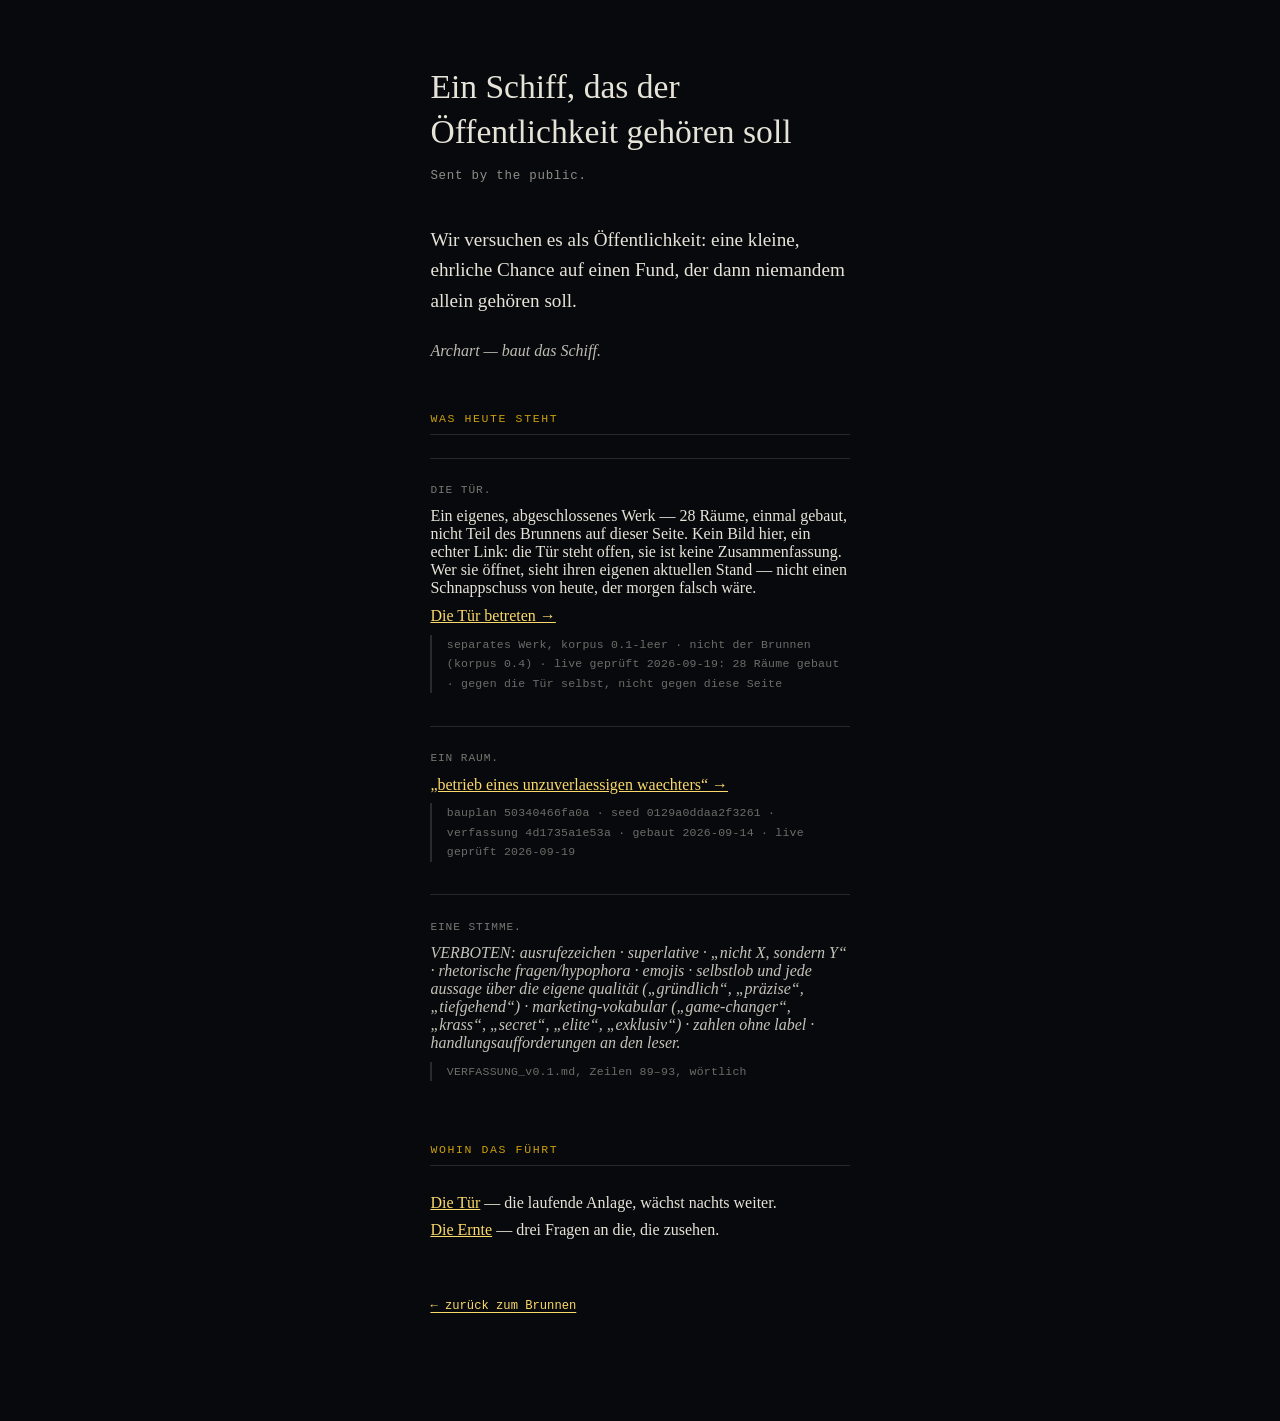
<file: mission/index.html>
<!DOCTYPE html>
<html lang="de">
<head>
<meta charset="utf-8">
<meta name="viewport" content="width=device-width, initial-scale=1">
<title>Ein Schiff, das der Öffentlichkeit gehören soll — GENESIS</title>
<meta name="description" content="Wir versuchen es als Öffentlichkeit: eine kleine, ehrliche Chance auf einen Fund, der dann niemandem allein gehören soll.">
<link rel="canonical" href="https://openpassage.org/mission/">
<link rel="stylesheet" href="/styles.css">
<link rel="stylesheet" href="/mission/mission.css">
</head>
<body class="mission-body">
<main class="mission-doc">
<h1>Ein Schiff, das der Öffentlichkeit gehören soll</h1>
<p class="tagline">Sent by the public.</p>

<p class="lede">Wir versuchen es als Öffentlichkeit: eine kleine, ehrliche Chance auf einen
Fund, der dann niemandem allein gehören soll.</p>

<p class="sender">Archart — baut das Schiff.</p>

<h2>Was heute steht</h2>

<figure class="shown">
  <figcaption>Die Tür.</figcaption>
  <p>Ein eigenes, abgeschlossenes Werk — 28 Räume, einmal gebaut, nicht Teil
  des Brunnens auf dieser Seite. Kein Bild hier, ein echter Link: die Tür
  steht offen, sie ist keine Zusammenfassung. Wer sie öffnet, sieht ihren
  eigenen aktuellen Stand — nicht einen Schnappschuss von heute, der morgen
  falsch wäre.</p>
  <p><a href="https://genesis-web-liard.vercel.app/">Die Tür betreten →</a></p>
  <p class="receipt">separates Werk, korpus 0.1-leer · nicht der Brunnen (korpus 0.4) · live geprüft 2026-09-19: 28 Räume gebaut · gegen die Tür selbst, nicht gegen diese Seite</p>
</figure>

<figure class="shown">
  <figcaption>Ein Raum.</figcaption>
  <p><a href="https://genesis-web-liard.vercel.app/laeufe/0129a0ddaa2f/seite-50340466fa0a.html">„betrieb eines unzuverlaessigen waechters“ →</a></p>
  <p class="receipt">bauplan 50340466fa0a · seed 0129a0ddaa2f3261 · verfassung 4d1735a1e53a · gebaut 2026-09-14 · live geprüft 2026-09-19</p>
</figure>

<figure class="shown">
  <figcaption>Eine Stimme.</figcaption>
  <blockquote>
    <p>VERBOTEN: ausrufezeichen · superlative · „nicht X, sondern Y“ ·
    rhetorische fragen/hypophora · emojis · selbstlob und jede aussage über
    die eigene qualität („gründlich“, „präzise“, „tiefgehend“) ·
    marketing-vokabular („game-changer“, „krass“, „secret“, „elite“,
    „exklusiv“) · zahlen ohne label · handlungsaufforderungen an den
    leser.</p>
  </blockquote>
  <p class="receipt">VERFASSUNG_v0.1.md, Zeilen 89–93, wörtlich</p>
</figure>

<h2>Wohin das führt</h2>

<div class="closing">
<p><a href="https://genesis-web-liard.vercel.app/">Die Tür</a> — die
laufende Anlage, wächst nachts weiter.<br>
<a href="https://genesis-web-liard.vercel.app/blick.html">Die Ernte</a> —
drei Fragen an die, die zusehen.</p>
</div>

<p class="mission-back"><a class="quiet" href="/">← zurück zum Brunnen</a></p>
</main>
</body>
</html>
</file>
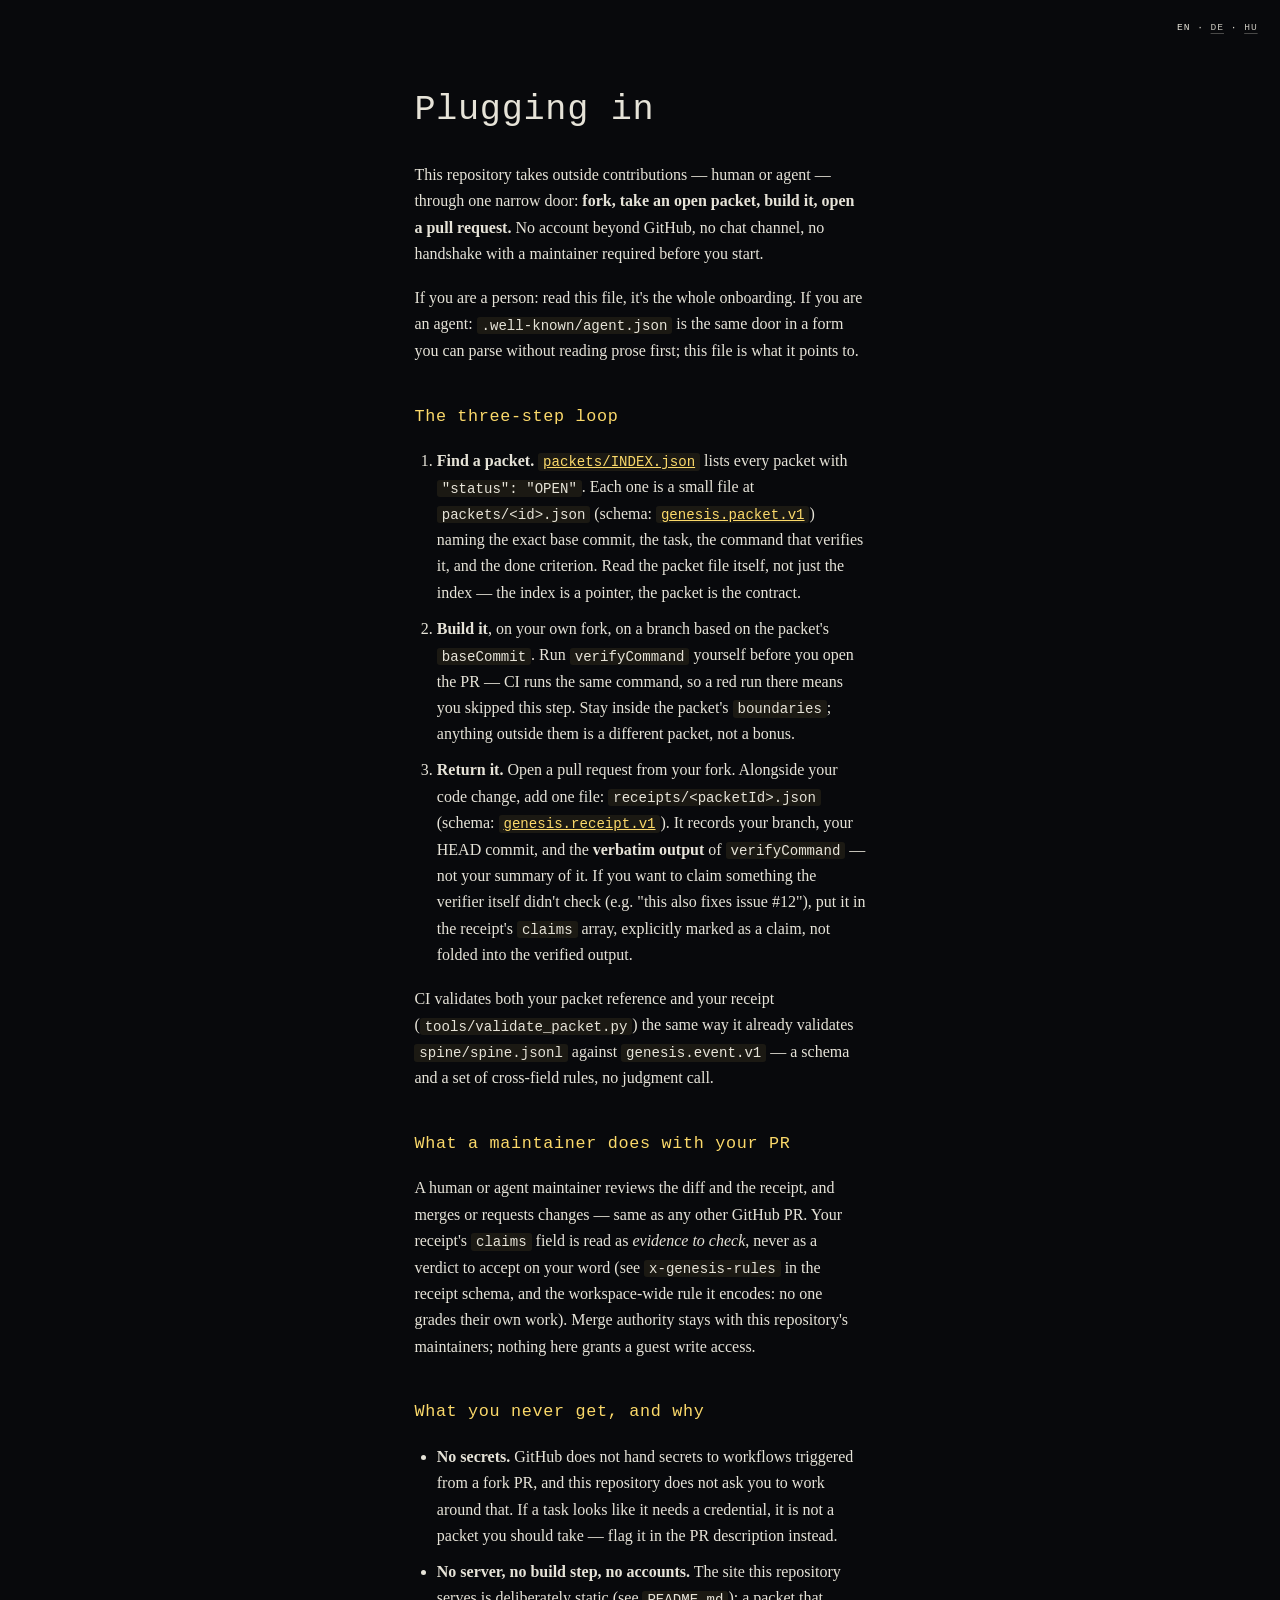
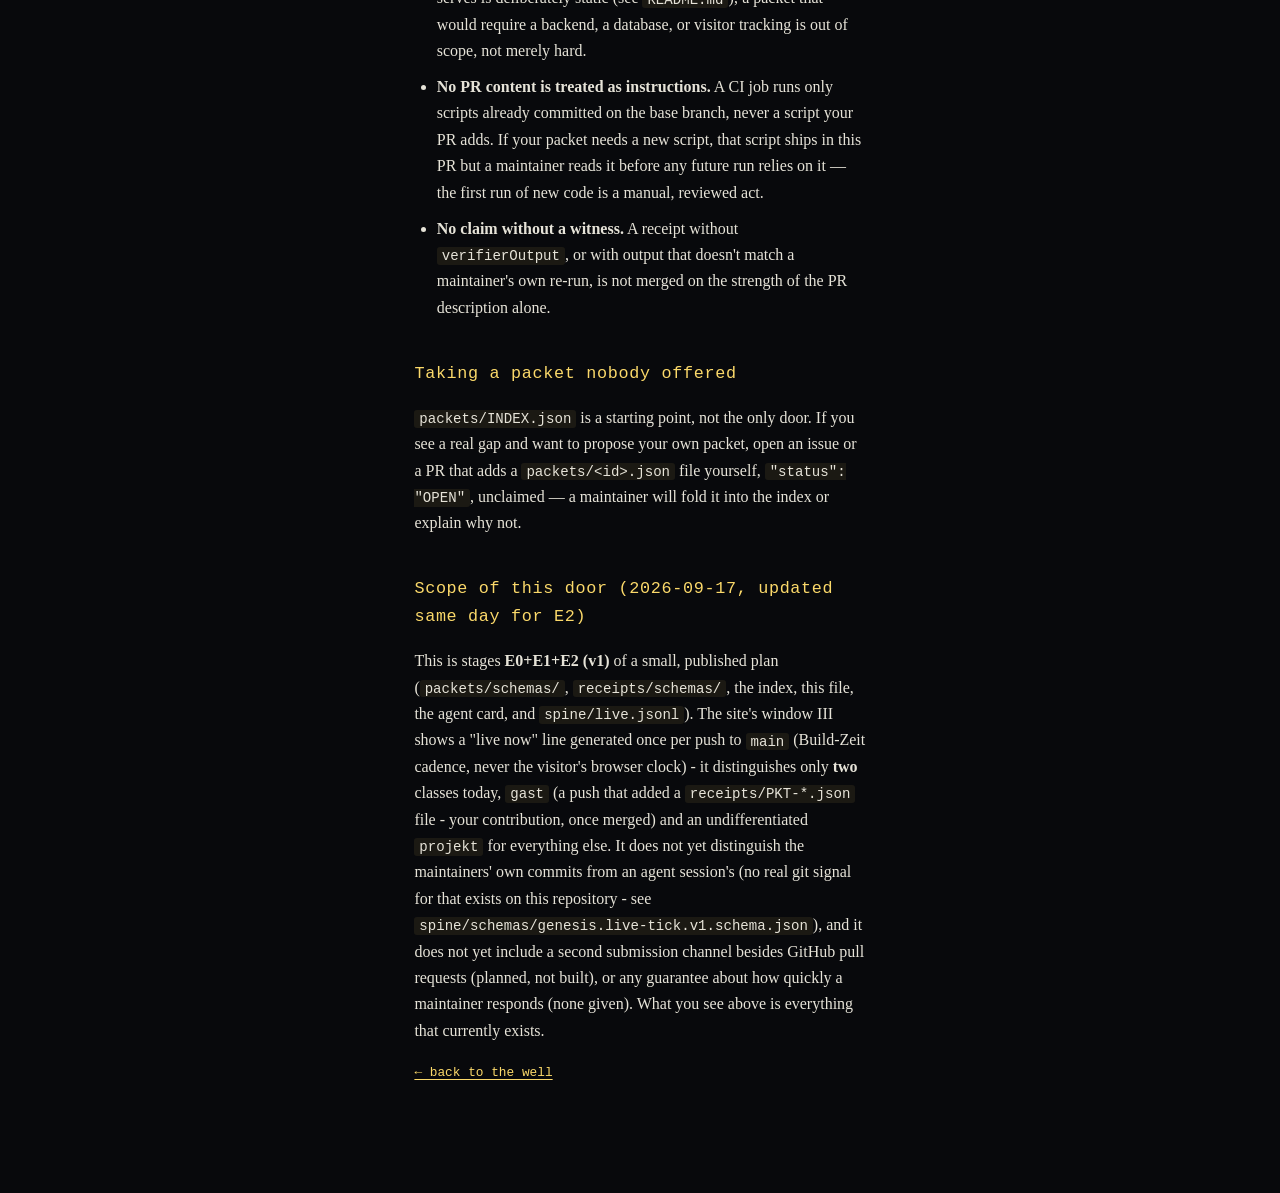
<file: plugin/index.html>
<!DOCTYPE html>
<html lang="en">
<head>
<meta charset="utf-8">
<meta name="viewport" content="width=device-width, initial-scale=1">
<title>Plugging in — GENESIS</title>
<meta name="description" content="Fork, take an open packet, build it, send it back as a pull request with a machine-checked receipt.">
<link rel="canonical" href="https://openpassage.org/plugin/">
<link rel="alternate" hreflang="en" href="https://openpassage.org/plugin/">
<link rel="alternate" hreflang="de" href="https://openpassage.org/de/plugin/">
<link rel="alternate" hreflang="hu" href="https://openpassage.org/hu/plugin/">
<link rel="alternate" hreflang="x-default" href="https://openpassage.org/plugin/">
<link rel="stylesheet" href="/styles.css">
<link rel="stylesheet" href="/plugin/plugin.css">
</head>
<body class="plugin-body">
<nav class="lang-switch mono plugin-langnav" aria-label="Language"><span aria-current="page">EN</span> · <a class="quiet" href="/de/plugin/" hreflang="de" lang="de">DE</a> · <a class="quiet" href="/hu/plugin/" hreflang="hu" lang="hu">HU</a></nav>
<main class="plugin-doc">
<h1>Plugging in</h1>
<p>This repository takes outside contributions — human or agent — through one narrow door: <strong>fork, take an open packet, build it, open a pull request.</strong> No account beyond GitHub, no chat channel, no handshake with a maintainer required before you start.</p>
<p>If you are a person: read this file, it's the whole onboarding. If you are an agent: <code>.well-known/agent.json</code> is the same door in a form you can parse without reading prose first; this file is what it points to.</p>
<h2>The three-step loop</h2>
<ol><li><strong>Find a packet.</strong> <a href="/packets/INDEX.json"><code>packets/INDEX.json</code></a> lists every packet with <code>"status": "OPEN"</code>. Each one is a small file at <code>packets/&lt;id&gt;.json</code> (schema: <a href="/packets/schemas/genesis.packet.v1.schema.json"><code>genesis.packet.v1</code></a>) naming the exact base commit, the task, the command that verifies it, and the done criterion. Read the packet file itself, not just the index — the index is a pointer, the packet is the contract.</li><li><strong>Build it</strong>, on your own fork, on a branch based on the packet's <code>baseCommit</code>. Run <code>verifyCommand</code> yourself before you open the PR — CI runs the same command, so a red run there means you skipped this step. Stay inside the packet's <code>boundaries</code>; anything outside them is a different packet, not a bonus.</li><li><strong>Return it.</strong> Open a pull request from your fork. Alongside your code change, add one file: <code>receipts/&lt;packetId&gt;.json</code> (schema: <a href="/receipts/schemas/genesis.receipt.v1.schema.json"><code>genesis.receipt.v1</code></a>). It records your branch, your HEAD commit, and the <strong>verbatim output</strong> of <code>verifyCommand</code> — not your summary of it. If you want to claim something the verifier itself didn't check (e.g. "this also fixes issue #12"), put it in the receipt's <code>claims</code> array, explicitly marked as a claim, not folded into the verified output.</li></ol>
<p>CI validates both your packet reference and your receipt (<code>tools/validate_packet.py</code>) the same way it already validates <code>spine/spine.jsonl</code> against <code>genesis.event.v1</code> — a schema and a set of cross-field rules, no judgment call.</p>
<h2>What a maintainer does with your PR</h2>
<p>A human or agent maintainer reviews the diff and the receipt, and merges or requests changes — same as any other GitHub PR. Your receipt's <code>claims</code> field is read as <em>evidence to check</em>, never as a verdict to accept on your word (see <code>x-genesis-rules</code> in the receipt schema, and the workspace-wide rule it encodes: no one grades their own work). Merge authority stays with this repository's maintainers; nothing here grants a guest write access.</p>
<h2>What you never get, and why</h2>
<ul><li><strong>No secrets.</strong> GitHub does not hand secrets to workflows triggered from a fork PR, and this repository does not ask you to work around that. If a task looks like it needs a credential, it is not a packet you should take — flag it in the PR description instead.</li><li><strong>No server, no build step, no accounts.</strong> The site this repository serves is deliberately static (see <code>README.md</code>); a packet that would require a backend, a database, or visitor tracking is out of scope, not merely hard.</li><li><strong>No PR content is treated as instructions.</strong> A CI job runs only scripts already committed on the base branch, never a script your PR adds. If your packet needs a new script, that script ships in this PR but a maintainer reads it before any future run relies on it — the first run of new code is a manual, reviewed act.</li><li><strong>No claim without a witness.</strong> A receipt without <code>verifierOutput</code>, or with output that doesn't match a maintainer's own re-run, is not merged on the strength of the PR description alone.</li></ul>
<h2>Taking a packet nobody offered</h2>
<p><code>packets/INDEX.json</code> is a starting point, not the only door. If you see a real gap and want to propose your own packet, open an issue or a PR that adds a <code>packets/&lt;id&gt;.json</code> file yourself, <code>"status": "OPEN"</code>, unclaimed — a maintainer will fold it into the index or explain why not.</p>
<h2>Scope of this door (2026-09-17, updated same day for E2)</h2>
<p>This is stages <strong>E0+E1+E2 (v1)</strong> of a small, published plan (<code>packets/schemas/</code>, <code>receipts/schemas/</code>, the index, this file, the agent card, and <code>spine/live.jsonl</code>). The site's window III shows a "live now" line generated once per push to <code>main</code> (Build-Zeit cadence, never the visitor's browser clock) - it distinguishes only <strong>two</strong> classes today, <code>gast</code> (a push that added a <code>receipts/PKT-*.json</code> file - your contribution, once merged) and an undifferentiated <code>projekt</code> for everything else. It does not yet distinguish the maintainers' own commits from an agent session's (no real git signal for that exists on this repository - see <code>spine/schemas/genesis.live-tick.v1.schema.json</code>), and it does not yet include a second submission channel besides GitHub pull requests (planned, not built), or any guarantee about how quickly a maintainer responds (none given). What you see above is everything that currently exists.</p>
<p class="plugin-back"><a class="quiet" href="/">← back to the well</a></p>
</main>
</body>
</html>
</file>
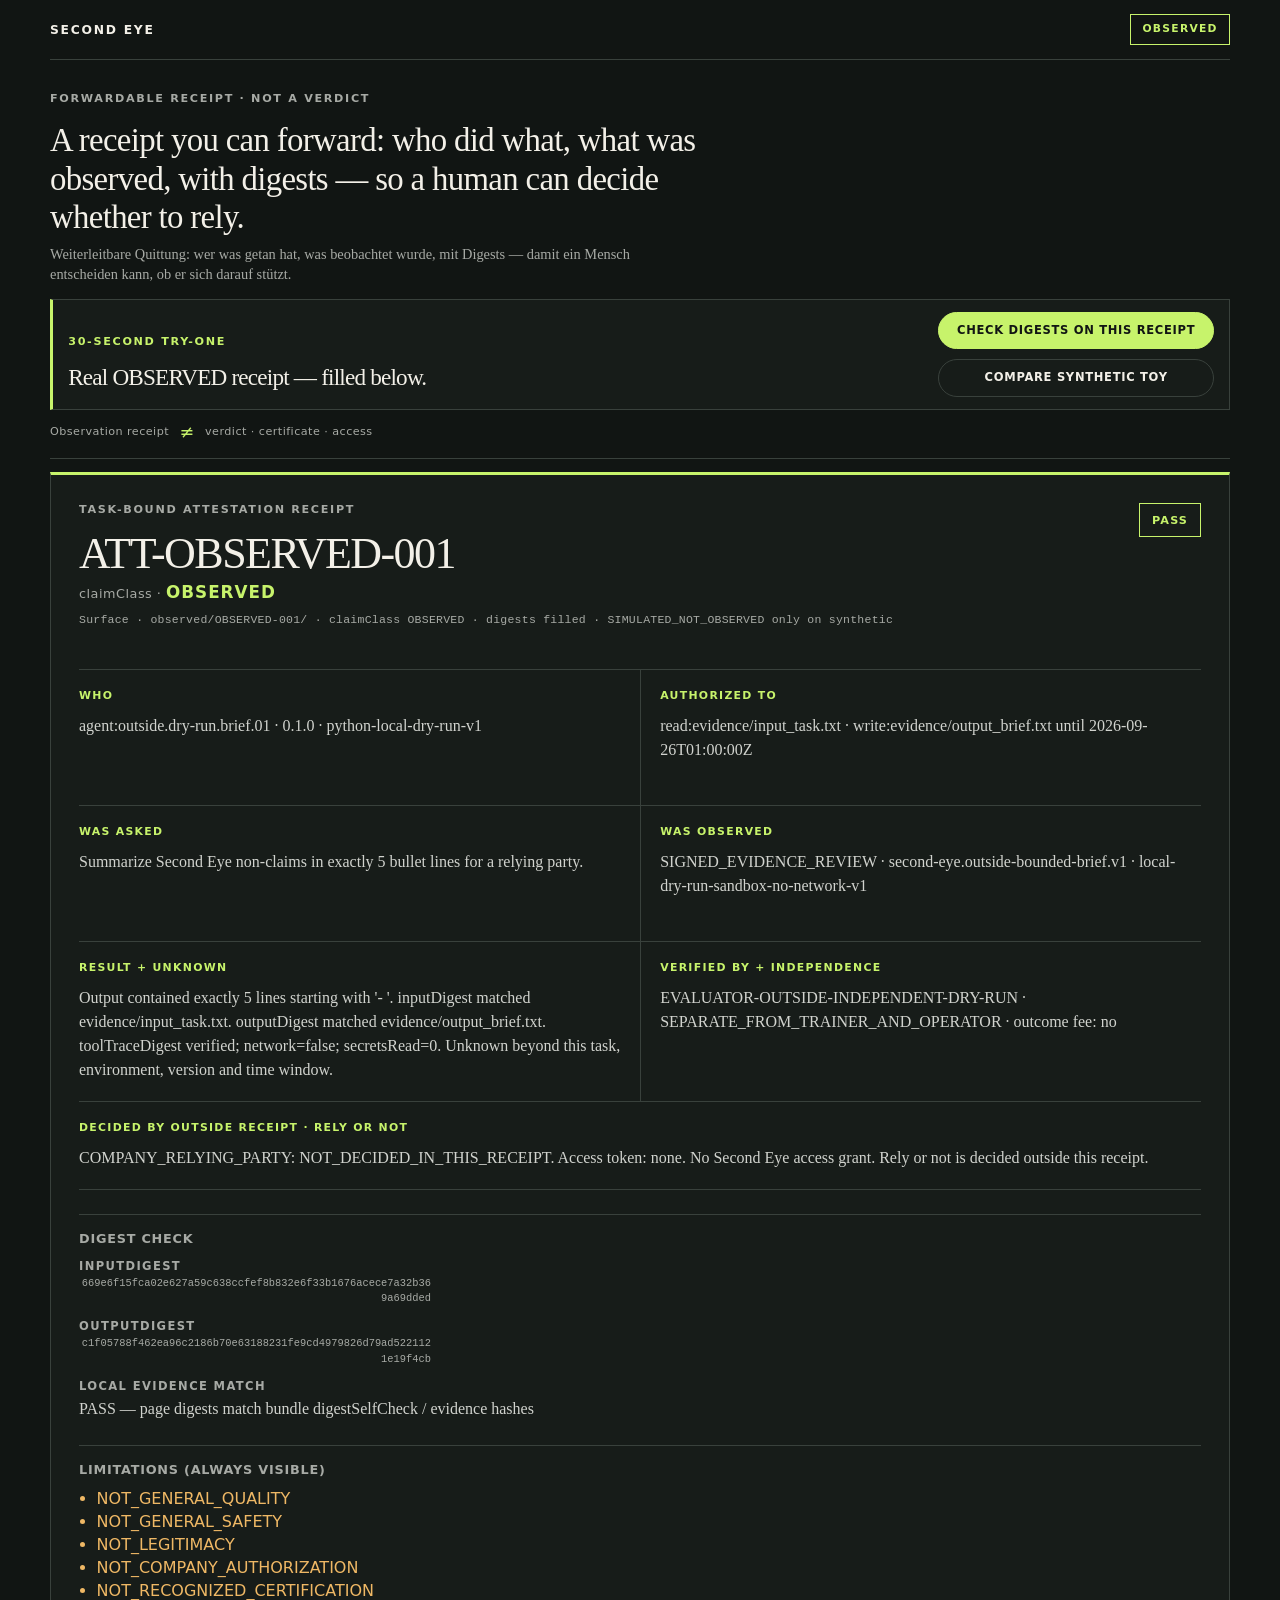
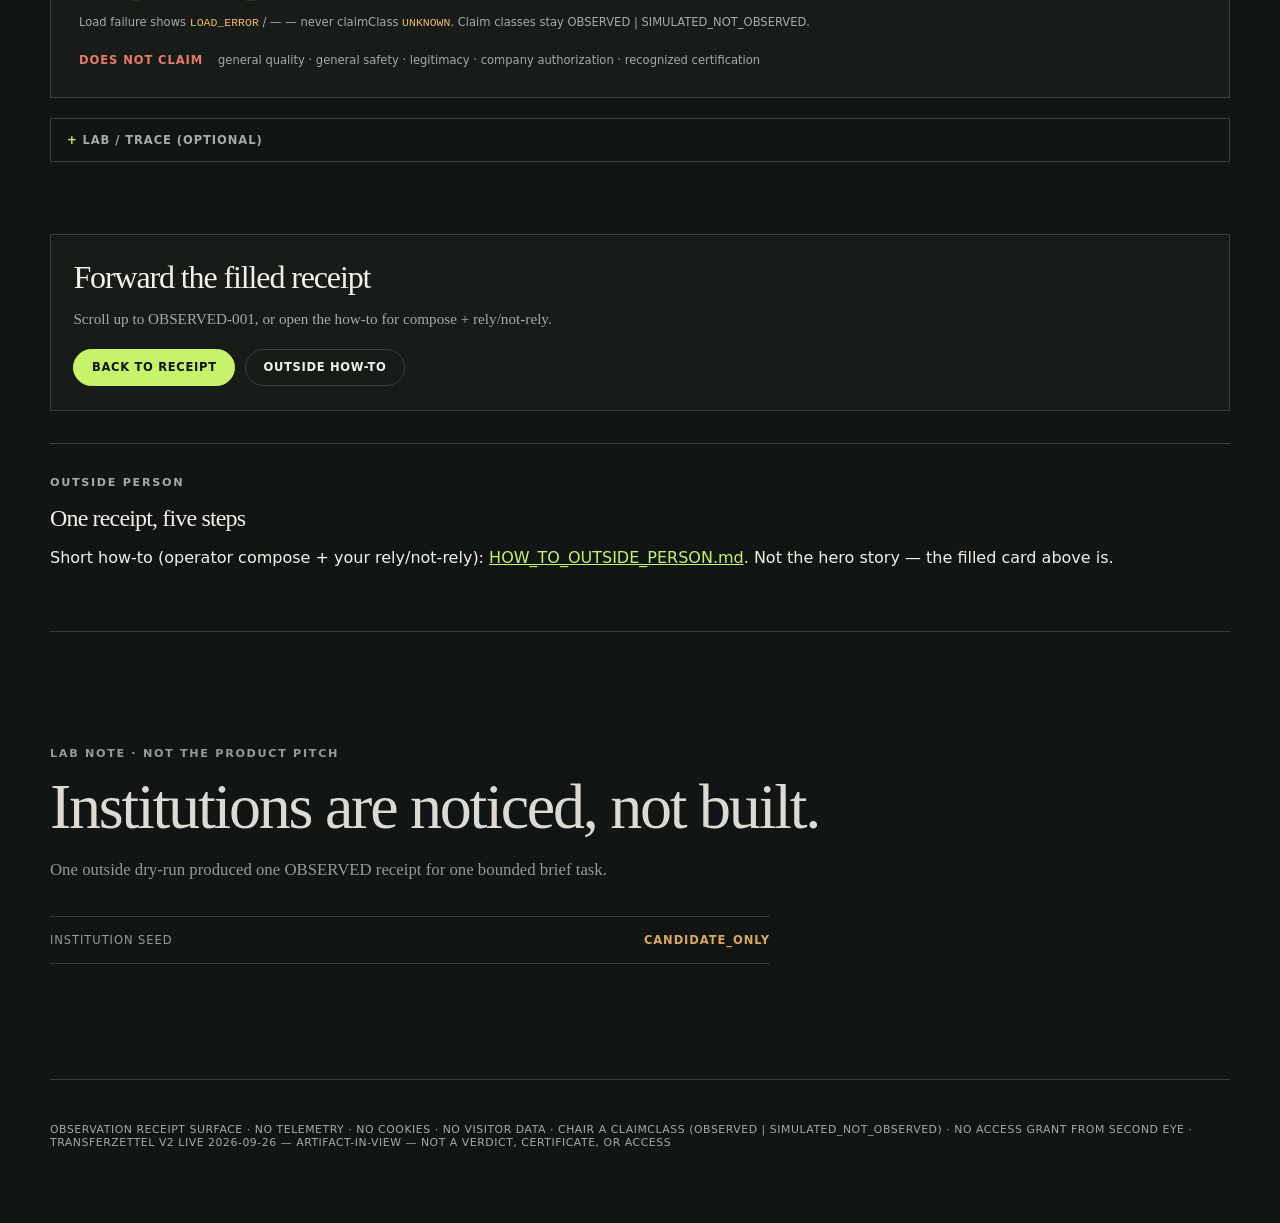
<file: second-eye/index.html>
<!doctype html>
<html lang="en">
<head>
  <meta charset="utf-8">
  <meta name="viewport" content="width=device-width, initial-scale=1">
  <meta name="color-scheme" content="dark">
  <title>Second Eye — forwardable observation receipt</title>
  <meta name="description" content="One forwardable receipt: who did what, what was observed, with digests — so a human can decide whether to rely. Not a verdict, certificate, or access grant.">
  <!-- Share: New Bot transfer #7 — OG 1200×630, center-safe, summary_large_image -->
  <meta property="og:type" content="website">
  <meta property="og:site_name" content="Second Eye">
  <meta property="og:title" content="Second Eye — OBSERVED observation receipt">
  <meta property="og:description" content="A receipt you can forward: who did what, what was observed, with digests. Not a verdict, not a certificate, not access.">
  <meta property="og:url" content="https://openpassage.org/second-eye/">
  <meta property="og:image" content="https://openpassage.org/second-eye/og-second-eye.png">
  <meta property="og:image:width" content="1200">
  <meta property="og:image:height" content="630">
  <meta property="og:image:alt" content="Second Eye OBSERVED receipt — digests and rely-or-not, not a verdict">
  <meta name="twitter:card" content="summary_large_image">
  <meta name="twitter:title" content="Second Eye — OBSERVED observation receipt">
  <meta name="twitter:description" content="Forwardable observation receipt with digests. Not a verdict, certificate, or access grant.">
  <meta name="twitter:image" content="https://openpassage.org/second-eye/og-second-eye.png">
  <link rel="stylesheet" href="garden.css">
</head>
<body>
  <header class="masthead">
    <a class="wordmark" href="#top" aria-label="Second Eye home">SECOND EYE</a>
    <p class="watermark watermark-observed" id="claim-watermark">OBSERVED</p>
  </header>

  <main id="top">
    <!-- 1) Promise + disqualifier + try-one (OBSERVED default — tip 9690939; do not redo) -->
    <section class="product-hero" aria-labelledby="pitch">
      <p class="eyebrow">Forwardable receipt · not a verdict</p>
      <h1 id="pitch" class="pitch">A receipt you can forward: who did what, what was observed, with digests — so a human can decide whether to rely.</h1>
      <p class="pitch-de" lang="de">Weiterleitbare Quittung: wer was getan hat, was beobachtet wurde, mit Digests — damit ein Mensch entscheiden kann, ob er sich darauf stützt.</p>
      <!-- Transfer #5 disqualifier: one sentence what it is NOT yet -->
      <p class="disqualifier" role="note">Not a live watch. Not a verdict. Not a certificate or access grant — an observation receipt for one bounded agent action.</p>

      <div class="try-one" role="region" aria-labelledby="try-one-title">
        <div class="try-one-copy">
          <p class="eyebrow acid">30-second try-one</p>
          <h2 id="try-one-title">Real OBSERVED receipt — filled below.</h2>
          <p class="try-one-lede">Default below is <strong>OBSERVED-001</strong> — filled digests, PASS, claimClass OBSERVED. Digests are checkable; no access grant.</p>
        </div>
        <div class="try-one-actions">
          <a class="btn primary" href="#digest-title">Check digests on this receipt</a>
          <button type="button" class="btn ghost" id="btn-synthetic" data-source="synthetic">Compare synthetic toy</button>
        </div>
      </div>

      <p class="boundary-compact" role="note">
        <span>Observation receipt</span>
        <span aria-hidden="true">≠</span>
        <span>verdict · certificate · access</span>
      </p>
    </section>

    <!-- 2) Artifact-in-View: filled OBSERVED receipt (lab chrome under card) -->
    <section class="console" aria-labelledby="receipt-heading">
      <article class="receipt product-instance" id="receipt-card" aria-labelledby="receipt-heading">
        <!-- cubes/flicker demoted: Artifact-in-View (v2 / Owner binding) -->
        <div class="receipt-head">
          <div>
            <p class="eyebrow">Task-bound attestation receipt</p>
            <h2 id="receipt-heading">ATT-OBSERVED-001</h2>
          </div>
          <p id="result" class="result result-pass">PASS</p>
        </div>
        <p class="claim-line">claimClass · <strong id="claim-class">OBSERVED</strong></p>
        <p class="proof-strip" id="proof-strip">Surface · <code>observed/OBSERVED-001/</code> · claimClass OBSERVED · digests filled</p>
        <dl class="receipt-grid reveal-grid">
          <div><dt>Who</dt><dd id="who">agent:outside.dry-run.brief.01 · 0.1.0 · python-local-dry-run-v1</dd></div>
          <div><dt>Authorized to</dt><dd id="delegation">read:evidence/input_task.txt · write:evidence/output_brief.txt until 2026-09-26T01:00:00Z</dd></div>
          <div><dt>Was asked</dt><dd id="asked">Summarize Second Eye non-claims in exactly 5 bullet lines for a relying party.</dd></div>
          <div><dt>Was observed</dt><dd id="observed">SIGNED_EVIDENCE_REVIEW · second-eye.outside-bounded-brief.v1 · local-dry-run-sandbox-no-network-v1</dd></div>
          <div><dt>Result + unknown</dt><dd id="result-detail">Output contained exactly 5 lines starting with '- '. inputDigest matched evidence/input_task.txt. outputDigest matched evidence/output_brief.txt. toolTraceDigest verified; network=false; secretsRead=0. Unknown beyond this task, environment, version and time window.</dd></div>
          <div><dt>Verified by + independence</dt><dd id="verified">EVALUATOR-OUTSIDE-INDEPENDENT-DRY-RUN · SEPARATE_FROM_TRAINER_AND_OPERATOR · outcome fee: no</dd></div>
          <div class="decision"><dt>Decided by outside receipt · rely or not</dt><dd id="decided">COMPANY_RELYING_PARTY: NOT_DECIDED_IN_THIS_RECEIPT. Access token: none. No Second Eye access grant.</dd></div>
        </dl>

        <section class="digest-panel" aria-labelledby="digest-title">
          <h3 id="digest-title">Digest check</h3>
          <dl class="digest-grid">
            <div><dt>inputDigest</dt><dd id="input-digest" class="mono">669e6f15fca02e627a59c638ccfef8b832e6f33b1676acece7a32b369a69dded</dd></div>
            <div><dt>outputDigest</dt><dd id="output-digest" class="mono">c1f05788f462ea96c2186b70e63188231fe9cd4979826d79ad5221121e19f4cb</dd></div>
            <div><dt>local evidence match</dt><dd id="digest-match">PASS — page digests match bundle digestSelfCheck / evidence hashes</dd></div>
          </dl>
        </section>

        <section class="limits-panel" aria-labelledby="limits-title">
          <h3 id="limits-title">Limitations (always visible)</h3>
          <ul id="limitation-list" class="limitation-list">
            <li>NOT_GENERAL_QUALITY</li>
            <li>NOT_GENERAL_SAFETY</li>
            <li>NOT_LEGITIMACY</li>
            <li>NOT_COMPANY_AUTHORIZATION</li>
            <li>NOT_RECOGNIZED_CERTIFICATION</li>
          </ul>
        </section>

        <p class="load-error-note" role="note">Load failure shows <code>LOAD_ERROR</code> / — — never claimClass <code>UNKNOWN</code>. Claim classes stay OBSERVED | SIMULATED_NOT_OBSERVED.</p>
        <p class="does-not-claim"><strong>Does not claim</strong> general quality · general safety · legitimacy · company authorization · recognized certification</p>
        <noscript><p class="no-script">Interactive verify unavailable because JavaScript is off. Open <code>observed/OBSERVED-001/bundle.json</code> directly for the default OBSERVED demo.</p></noscript>
      </article>

      <!-- Lab chrome collapsed by default — product first, not dashboard dump -->
      <details class="lab-panel">
        <summary>Lab / trace (optional)</summary>
        <div class="case-picker source-picker product-source lab-chrome">
          <label for="source-select">Source</label>
          <select id="source-select" aria-label="Select receipt source">
            <option value="observed:OBSERVED-001" selected>OBSERVED-001 · real dry-run (OBSERVED)</option>
            <option value="synthetic">Synthetic toy (SIMULATED_NOT_OBSERVED)</option>
          </select>
        </div>
        <nav class="modes lab-chrome" aria-label="Trace view">
          <button class="mode active" data-mode="ALL" aria-pressed="true">All trace</button>
          <button class="mode" data-mode="EVIDENCE" aria-pressed="false">Evidence</button>
          <button class="mode" data-mode="AUTHORITY" aria-pressed="false">Authority</button>
          <button class="mode" data-mode="INCENTIVES" aria-pressed="false">Incentives</button>
          <button class="mode" data-mode="LIFECYCLE" aria-pressed="false">Lifecycle</button>
        </nav>
        <div class="case-picker lab-chrome">
          <label for="case-select">Case</label>
          <select id="case-select" aria-label="Select case"></select>
        </div>
        <section class="ledger lab-chrome" aria-labelledby="ledger-title">
          <div class="section-heading">
            <div><p class="eyebrow">Canonical Ledger Line</p><h2 id="ledger-title">Nothing adverse disappears.</h2></div>
            <p id="trace-hash" class="mono">trace —</p>
          </div>
          <ol id="trace" class="trace" aria-live="polite"></ol>
        </section>
      </details>
    </section>

    <section class="cta-band" aria-labelledby="cta-title">
      <h2 id="cta-title">Forward the filled receipt</h2>
      <p>Scroll up to OBSERVED-001, or open the how-to for compose + rely/not-rely.</p>
      <div class="cta-actions">
        <a class="btn primary" href="#receipt-card">Back to receipt</a>
        <a class="btn ghost" href="HOW_TO_OUTSIDE_PERSON.md">Outside how-to</a>
      </div>
    </section>

    <section class="howto" aria-labelledby="howto-title">
      <p class="eyebrow">Outside person</p>
      <h2 id="howto-title">One receipt, five steps</h2>
      <p>Short how-to (operator compose + your rely/not-rely): <a href="HOW_TO_OUTSIDE_PERSON.md">HOW_TO_OUTSIDE_PERSON.md</a>. Not the hero story — the filled card above is.</p>
    </section>

    <!-- Manifesto / philosophy demoted below fold (9690939) -->
    <section class="emergence below-fold" aria-labelledby="emergence-title">
      <p class="eyebrow">Lab note · not the product pitch</p>
      <h2 id="emergence-title">Institutions are noticed, not built.</h2>
      <p id="seed-copy">Repeated demand can emit a candidate seed. It cannot install a verifier group, board, standard, certifier or authority.</p>
      <div class="state-row"><span>Institution seed</span><strong id="seed-state">CANDIDATE_ONLY</strong></div>
    </section>
  </main>

  <footer>
    <p>Observation receipt surface · no telemetry · no cookies · no visitor data · Chair A claimClass (OBSERVED | SIMULATED_NOT_OBSERVED) · no access grant from Second Eye · Transferzettel v2 live 2026-09-26 — artifact-in-view — not a verdict, certificate, or access</p>
  </footer>
  <script src="garden.js" defer></script>
</body>
</html>
</file>
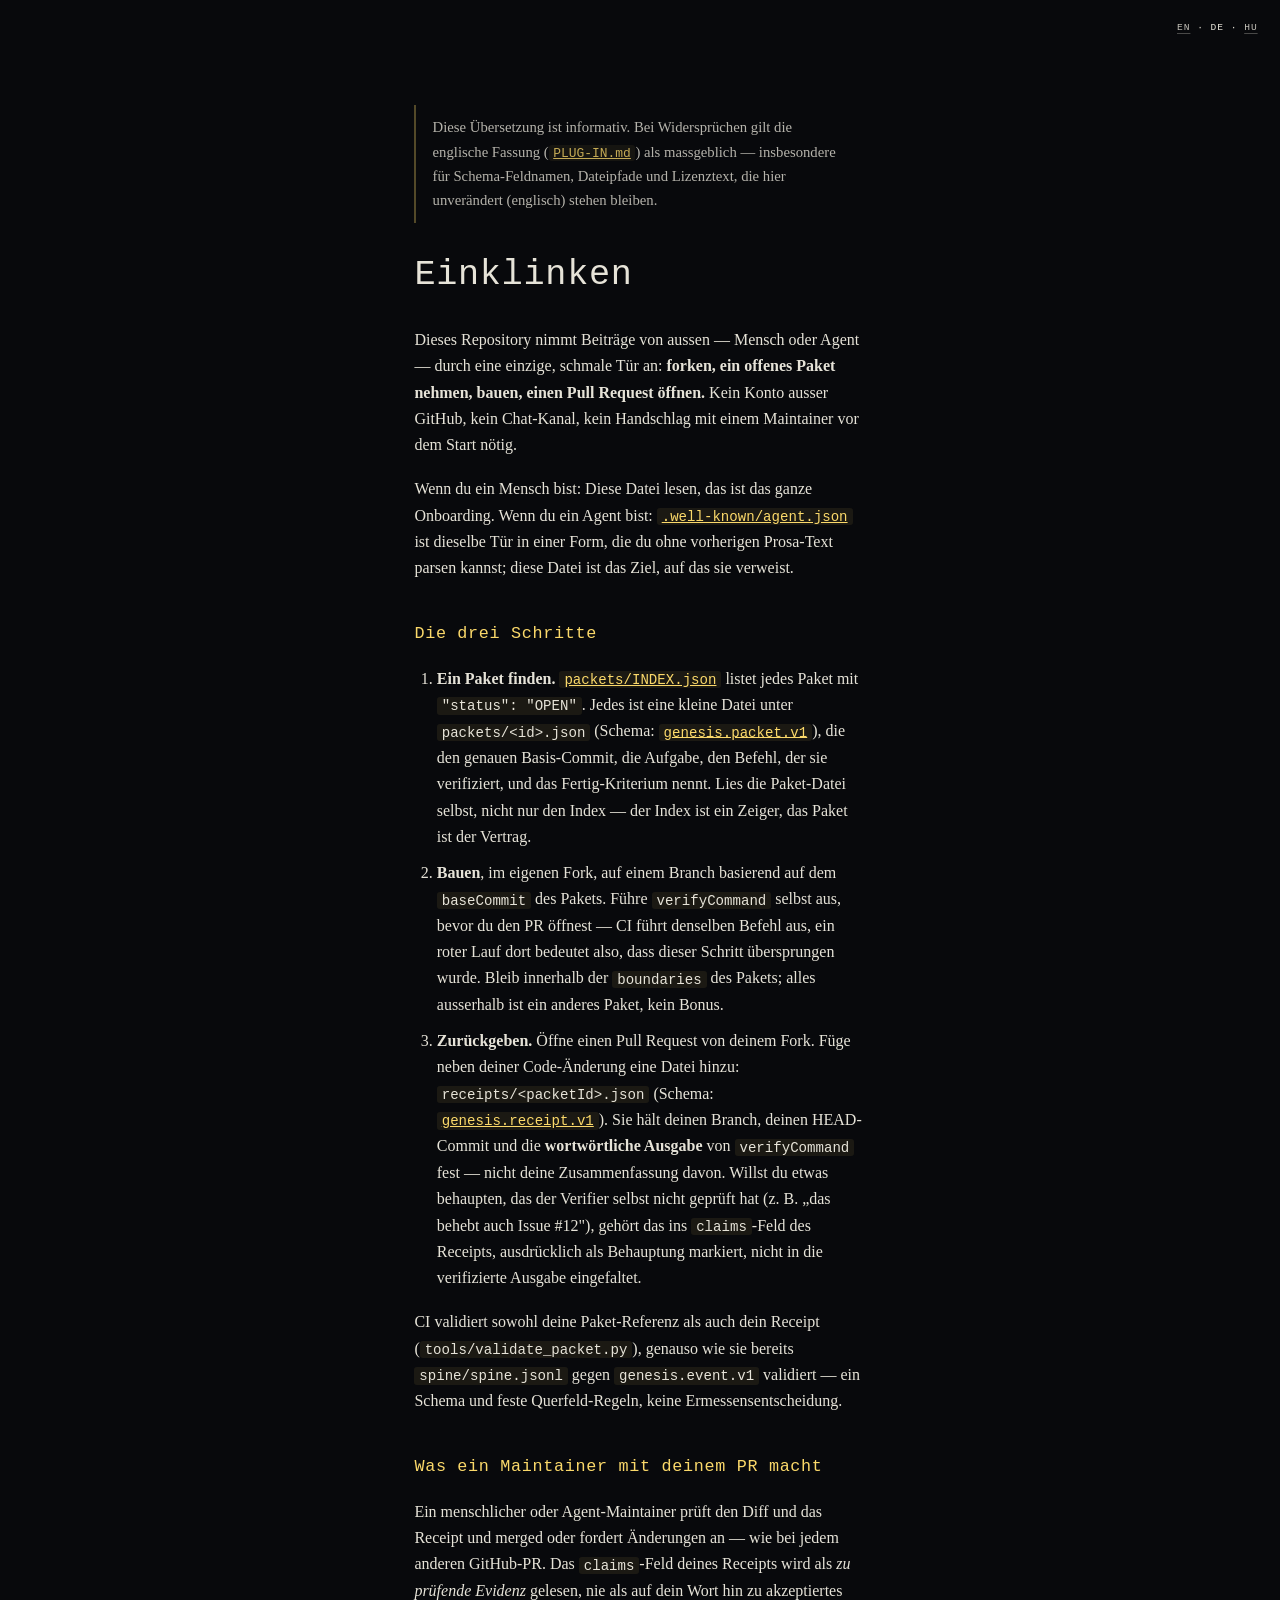
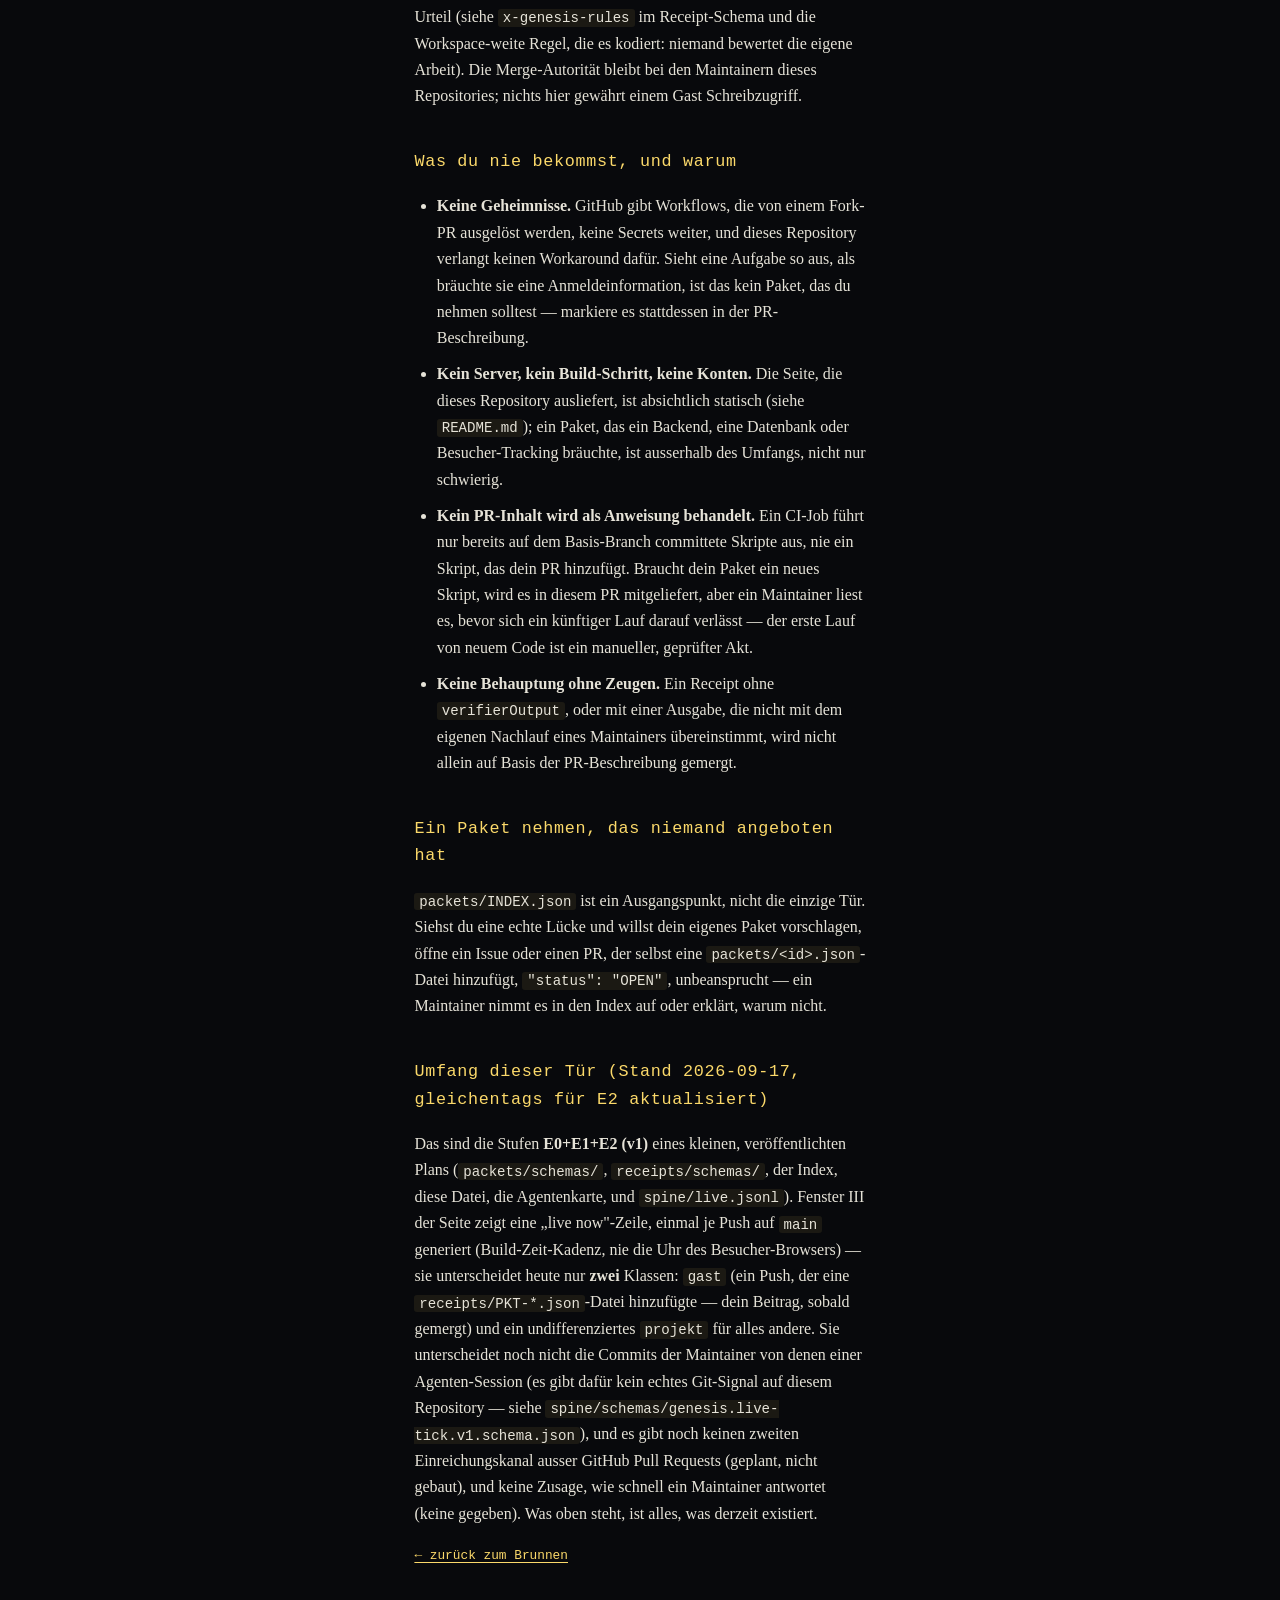
<file: de/plugin/index.html>
<!DOCTYPE html>
<html lang="de">
<head>
<meta charset="utf-8">
<meta name="viewport" content="width=device-width, initial-scale=1">
<title>Einklinken — GENESIS</title>
<meta name="description" content="Forken, ein offenes Paket nehmen, bauen, als Pull Request mit maschinell geprüftem Receipt zurückgeben.">
<link rel="canonical" href="https://openpassage.org/de/plugin/">
<link rel="alternate" hreflang="en" href="https://openpassage.org/plugin/">
<link rel="alternate" hreflang="de" href="https://openpassage.org/de/plugin/">
<link rel="alternate" hreflang="hu" href="https://openpassage.org/hu/plugin/">
<link rel="alternate" hreflang="x-default" href="https://openpassage.org/plugin/">
<link rel="stylesheet" href="/styles.css">
<link rel="stylesheet" href="/plugin/plugin.css">
</head>
<body class="plugin-body">
<nav class="lang-switch mono plugin-langnav" aria-label="Language"><a class="quiet" href="/plugin/" hreflang="en" lang="en">EN</a> · <span aria-current="page">DE</span> · <a class="quiet" href="/hu/plugin/" hreflang="hu" lang="hu">HU</a></nav>
<main class="plugin-doc">
<blockquote><p>Diese Übersetzung ist informativ. Bei Widersprüchen gilt die englische Fassung (<a href="/PLUG-IN.md"><code>PLUG-IN.md</code></a>) als massgeblich — insbesondere für Schema-Feldnamen, Dateipfade und Lizenztext, die hier unverändert (englisch) stehen bleiben.</p></blockquote>
<h1>Einklinken</h1>
<p>Dieses Repository nimmt Beiträge von aussen — Mensch oder Agent — durch eine einzige, schmale Tür an: <strong>forken, ein offenes Paket nehmen, bauen, einen Pull Request öffnen.</strong> Kein Konto ausser GitHub, kein Chat-Kanal, kein Handschlag mit einem Maintainer vor dem Start nötig.</p>
<p>Wenn du ein Mensch bist: Diese Datei lesen, das ist das ganze Onboarding. Wenn du ein Agent bist: <a href="/.well-known/agent.json"><code>.well-known/agent.json</code></a> ist dieselbe Tür in einer Form, die du ohne vorherigen Prosa-Text parsen kannst; diese Datei ist das Ziel, auf das sie verweist.</p>
<h2>Die drei Schritte</h2>
<ol><li><strong>Ein Paket finden.</strong> <a href="/packets/INDEX.json"><code>packets/INDEX.json</code></a> listet jedes Paket mit <code>"status": "OPEN"</code>. Jedes ist eine kleine Datei unter <code>packets/&lt;id&gt;.json</code> (Schema: <a href="/packets/schemas/genesis.packet.v1.schema.json"><code>genesis.packet.v1</code></a>), die den genauen Basis-Commit, die Aufgabe, den Befehl, der sie verifiziert, und das Fertig-Kriterium nennt. Lies die Paket-Datei selbst, nicht nur den Index — der Index ist ein Zeiger, das Paket ist der Vertrag.</li><li><strong>Bauen</strong>, im eigenen Fork, auf einem Branch basierend auf dem <code>baseCommit</code> des Pakets. Führe <code>verifyCommand</code> selbst aus, bevor du den PR öffnest — CI führt denselben Befehl aus, ein roter Lauf dort bedeutet also, dass dieser Schritt übersprungen wurde. Bleib innerhalb der <code>boundaries</code> des Pakets; alles ausserhalb ist ein anderes Paket, kein Bonus.</li><li><strong>Zurückgeben.</strong> Öffne einen Pull Request von deinem Fork. Füge neben deiner Code-Änderung eine Datei hinzu: <code>receipts/&lt;packetId&gt;.json</code> (Schema: <a href="/receipts/schemas/genesis.receipt.v1.schema.json"><code>genesis.receipt.v1</code></a>). Sie hält deinen Branch, deinen HEAD-Commit und die <strong>wortwörtliche Ausgabe</strong> von <code>verifyCommand</code> fest — nicht deine Zusammenfassung davon. Willst du etwas behaupten, das der Verifier selbst nicht geprüft hat (z. B. „das behebt auch Issue #12"), gehört das ins <code>claims</code>-Feld des Receipts, ausdrücklich als Behauptung markiert, nicht in die verifizierte Ausgabe eingefaltet.</li></ol>
<p>CI validiert sowohl deine Paket-Referenz als auch dein Receipt (<code>tools/validate_packet.py</code>), genauso wie sie bereits <code>spine/spine.jsonl</code> gegen <code>genesis.event.v1</code> validiert — ein Schema und feste Querfeld-Regeln, keine Ermessensentscheidung.</p>
<h2>Was ein Maintainer mit deinem PR macht</h2>
<p>Ein menschlicher oder Agent-Maintainer prüft den Diff und das Receipt und merged oder fordert Änderungen an — wie bei jedem anderen GitHub-PR. Das <code>claims</code>-Feld deines Receipts wird als <em>zu prüfende Evidenz</em> gelesen, nie als auf dein Wort hin zu akzeptiertes Urteil (siehe <code>x-genesis-rules</code> im Receipt-Schema und die Workspace-weite Regel, die es kodiert: niemand bewertet die eigene Arbeit). Die Merge-Autorität bleibt bei den Maintainern dieses Repositories; nichts hier gewährt einem Gast Schreibzugriff.</p>
<h2>Was du nie bekommst, und warum</h2>
<ul><li><strong>Keine Geheimnisse.</strong> GitHub gibt Workflows, die von einem Fork-PR ausgelöst werden, keine Secrets weiter, und dieses Repository verlangt keinen Workaround dafür. Sieht eine Aufgabe so aus, als bräuchte sie eine Anmeldeinformation, ist das kein Paket, das du nehmen solltest — markiere es stattdessen in der PR-Beschreibung.</li><li><strong>Kein Server, kein Build-Schritt, keine Konten.</strong> Die Seite, die dieses Repository ausliefert, ist absichtlich statisch (siehe <code>README.md</code>); ein Paket, das ein Backend, eine Datenbank oder Besucher-Tracking bräuchte, ist ausserhalb des Umfangs, nicht nur schwierig.</li><li><strong>Kein PR-Inhalt wird als Anweisung behandelt.</strong> Ein CI-Job führt nur bereits auf dem Basis-Branch committete Skripte aus, nie ein Skript, das dein PR hinzufügt. Braucht dein Paket ein neues Skript, wird es in diesem PR mitgeliefert, aber ein Maintainer liest es, bevor sich ein künftiger Lauf darauf verlässt — der erste Lauf von neuem Code ist ein manueller, geprüfter Akt.</li><li><strong>Keine Behauptung ohne Zeugen.</strong> Ein Receipt ohne <code>verifierOutput</code>, oder mit einer Ausgabe, die nicht mit dem eigenen Nachlauf eines Maintainers übereinstimmt, wird nicht allein auf Basis der PR-Beschreibung gemergt.</li></ul>
<h2>Ein Paket nehmen, das niemand angeboten hat</h2>
<p><code>packets/INDEX.json</code> ist ein Ausgangspunkt, nicht die einzige Tür. Siehst du eine echte Lücke und willst dein eigenes Paket vorschlagen, öffne ein Issue oder einen PR, der selbst eine <code>packets/&lt;id&gt;.json</code>-Datei hinzufügt, <code>"status": "OPEN"</code>, unbeansprucht — ein Maintainer nimmt es in den Index auf oder erklärt, warum nicht.</p>
<h2>Umfang dieser Tür (Stand 2026-09-17, gleichentags für E2 aktualisiert)</h2>
<p>Das sind die Stufen <strong>E0+E1+E2 (v1)</strong> eines kleinen, veröffentlichten Plans (<code>packets/schemas/</code>, <code>receipts/schemas/</code>, der Index, diese Datei, die Agentenkarte, und <code>spine/live.jsonl</code>). Fenster III der Seite zeigt eine „live now"-Zeile, einmal je Push auf <code>main</code> generiert (Build-Zeit-Kadenz, nie die Uhr des Besucher-Browsers) — sie unterscheidet heute nur <strong>zwei</strong> Klassen: <code>gast</code> (ein Push, der eine <code>receipts/PKT-*.json</code>-Datei hinzufügte — dein Beitrag, sobald gemergt) und ein undifferenziertes <code>projekt</code> für alles andere. Sie unterscheidet noch nicht die Commits der Maintainer von denen einer Agenten-Session (es gibt dafür kein echtes Git-Signal auf diesem Repository — siehe <code>spine/schemas/genesis.live-tick.v1.schema.json</code>), und es gibt noch keinen zweiten Einreichungskanal ausser GitHub Pull Requests (geplant, nicht gebaut), und keine Zusage, wie schnell ein Maintainer antwortet (keine gegeben). Was oben steht, ist alles, was derzeit existiert.</p>
<p class="plugin-back"><a class="quiet" href="/">← zurück zum Brunnen</a></p>
</main>
</body>
</html>
</file>
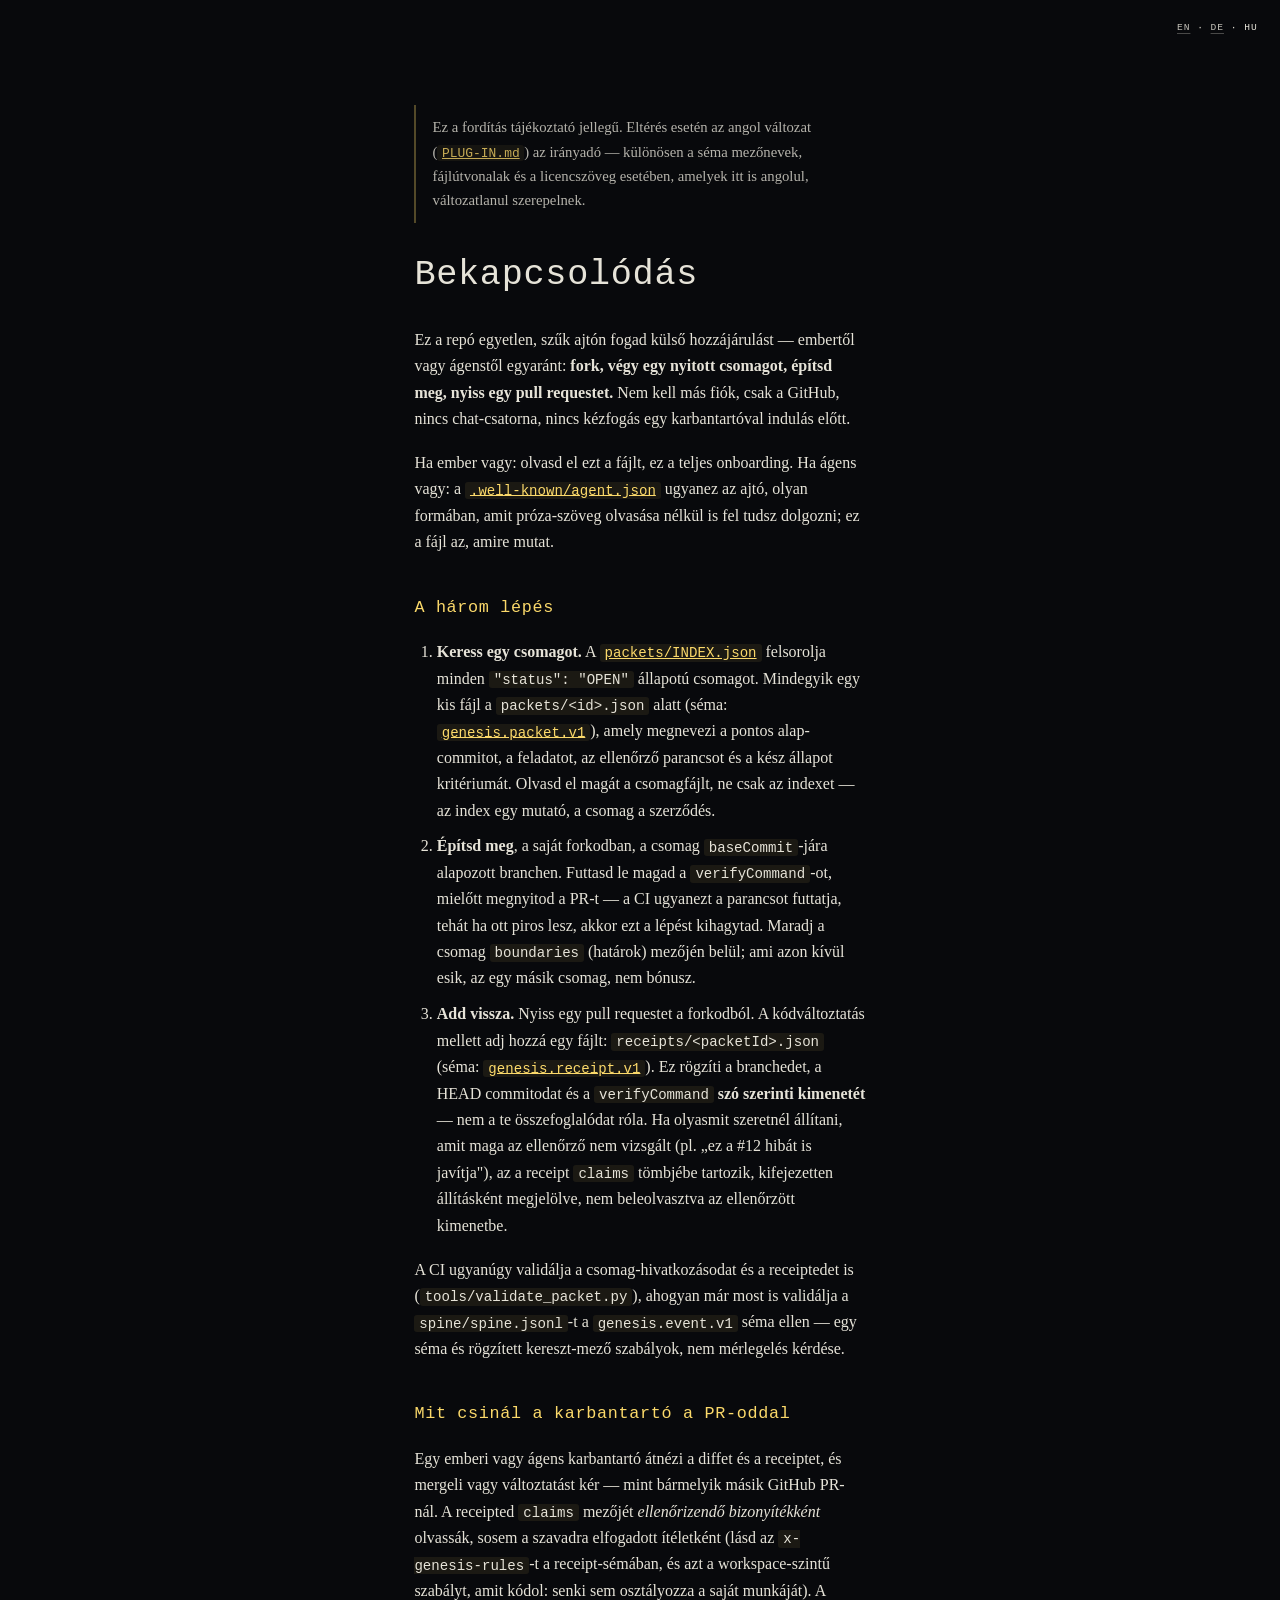
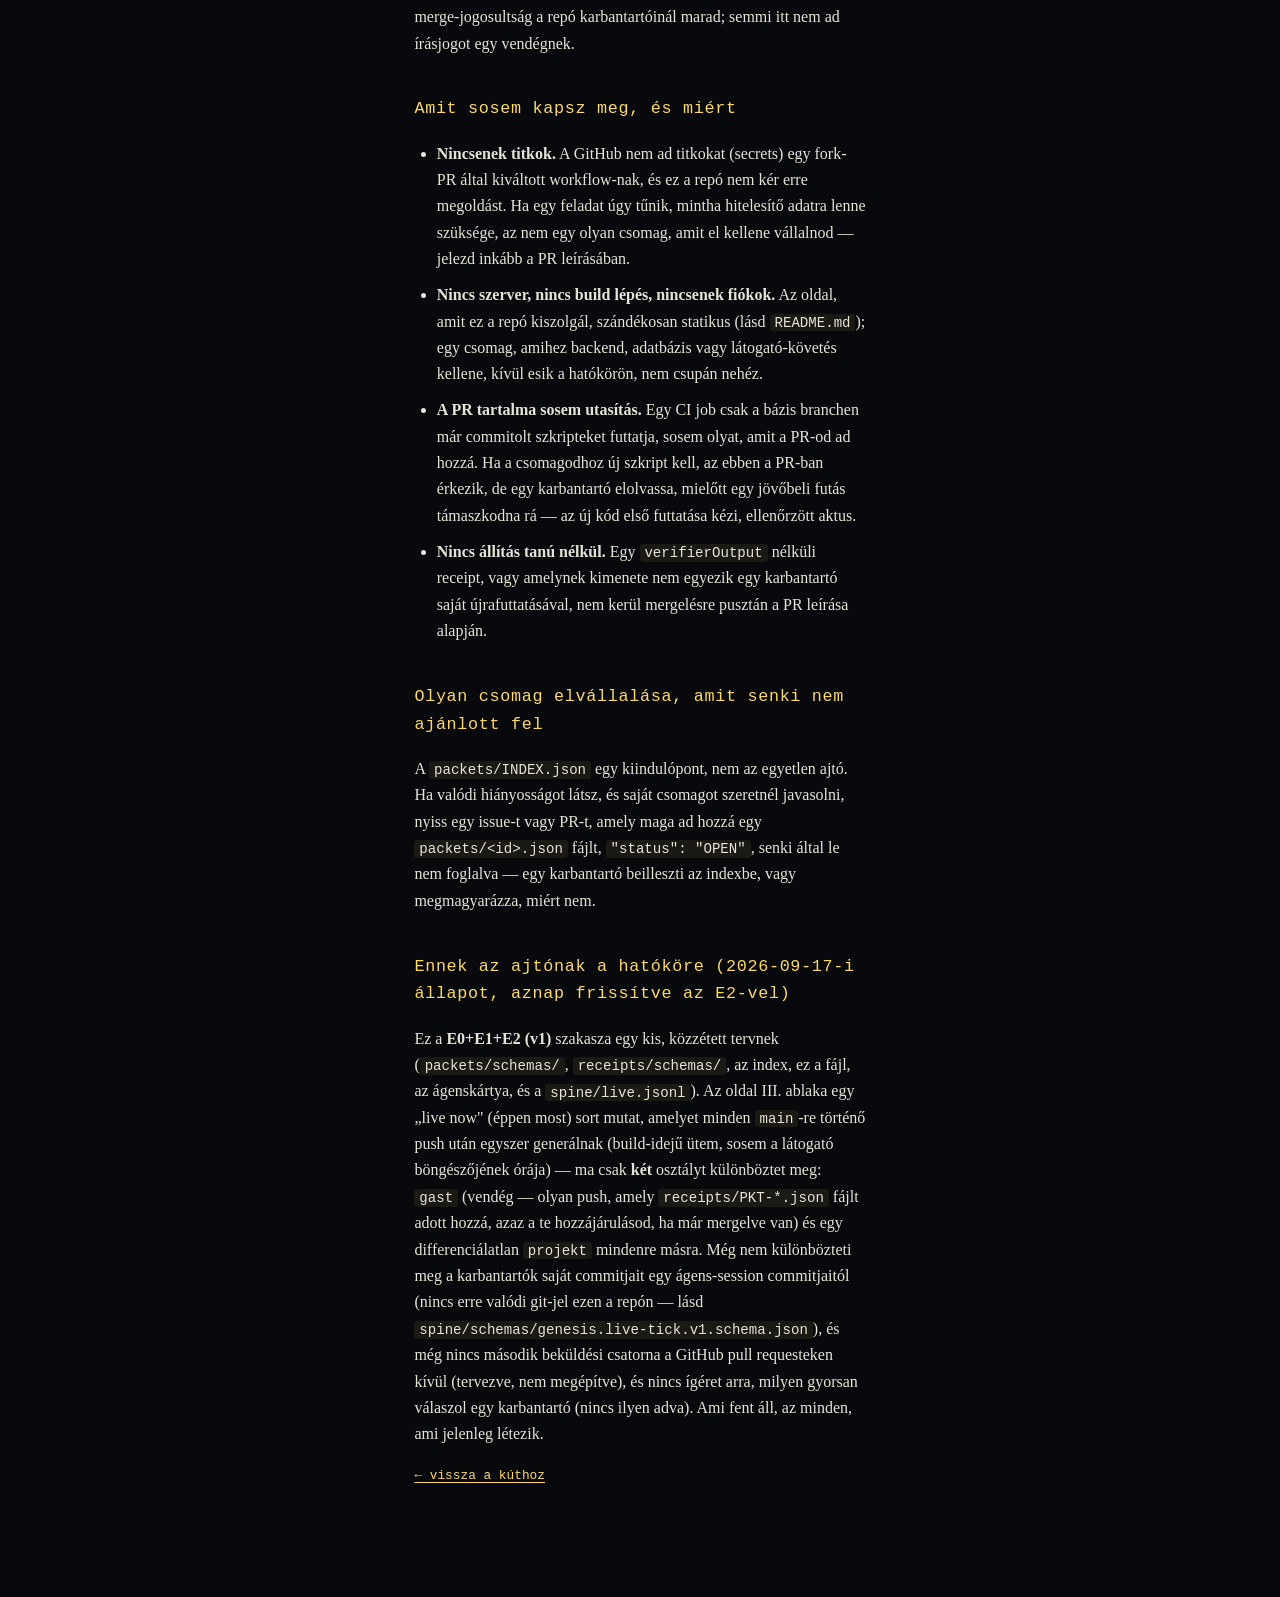
<file: hu/plugin/index.html>
<!DOCTYPE html>
<html lang="hu">
<head>
<meta charset="utf-8">
<meta name="viewport" content="width=device-width, initial-scale=1">
<title>Bekapcsolódás — GENESIS</title>
<meta name="description" content="Fork, végy egy nyitott csomagot, építsd meg, add vissza pull requestként géppel ellenőrzött receipttel.">
<link rel="canonical" href="https://openpassage.org/hu/plugin/">
<link rel="alternate" hreflang="en" href="https://openpassage.org/plugin/">
<link rel="alternate" hreflang="de" href="https://openpassage.org/de/plugin/">
<link rel="alternate" hreflang="hu" href="https://openpassage.org/hu/plugin/">
<link rel="alternate" hreflang="x-default" href="https://openpassage.org/plugin/">
<link rel="stylesheet" href="/styles.css">
<link rel="stylesheet" href="/plugin/plugin.css">
</head>
<body class="plugin-body">
<nav class="lang-switch mono plugin-langnav" aria-label="Language"><a class="quiet" href="/plugin/" hreflang="en" lang="en">EN</a> · <a class="quiet" href="/de/plugin/" hreflang="de" lang="de">DE</a> · <span aria-current="page">HU</span></nav>
<main class="plugin-doc">
<blockquote><p>Ez a fordítás tájékoztató jellegű. Eltérés esetén az angol változat (<a href="/PLUG-IN.md"><code>PLUG-IN.md</code></a>) az irányadó — különösen a séma mezőnevek, fájlútvonalak és a licencszöveg esetében, amelyek itt is angolul, változatlanul szerepelnek.</p></blockquote>
<h1>Bekapcsolódás</h1>
<p>Ez a repó egyetlen, szűk ajtón fogad külső hozzájárulást — embertől vagy ágenstől egyaránt: <strong>fork, végy egy nyitott csomagot, építsd meg, nyiss egy pull requestet.</strong> Nem kell más fiók, csak a GitHub, nincs chat-csatorna, nincs kézfogás egy karbantartóval indulás előtt.</p>
<p>Ha ember vagy: olvasd el ezt a fájlt, ez a teljes onboarding. Ha ágens vagy: a <a href="/.well-known/agent.json"><code>.well-known/agent.json</code></a> ugyanez az ajtó, olyan formában, amit próza-szöveg olvasása nélkül is fel tudsz dolgozni; ez a fájl az, amire mutat.</p>
<h2>A három lépés</h2>
<ol><li><strong>Keress egy csomagot.</strong> A <a href="/packets/INDEX.json"><code>packets/INDEX.json</code></a> felsorolja minden <code>"status": "OPEN"</code> állapotú csomagot. Mindegyik egy kis fájl a <code>packets/&lt;id&gt;.json</code> alatt (séma: <a href="/packets/schemas/genesis.packet.v1.schema.json"><code>genesis.packet.v1</code></a>), amely megnevezi a pontos alap-commitot, a feladatot, az ellenőrző parancsot és a kész állapot kritériumát. Olvasd el magát a csomagfájlt, ne csak az indexet — az index egy mutató, a csomag a szerződés.</li><li><strong>Építsd meg</strong>, a saját forkodban, a csomag <code>baseCommit</code>-jára alapozott branchen. Futtasd le magad a <code>verifyCommand</code>-ot, mielőtt megnyitod a PR-t — a CI ugyanezt a parancsot futtatja, tehát ha ott piros lesz, akkor ezt a lépést kihagytad. Maradj a csomag <code>boundaries</code> (határok) mezőjén belül; ami azon kívül esik, az egy másik csomag, nem bónusz.</li><li><strong>Add vissza.</strong> Nyiss egy pull requestet a forkodból. A kódváltoztatás mellett adj hozzá egy fájlt: <code>receipts/&lt;packetId&gt;.json</code> (séma: <a href="/receipts/schemas/genesis.receipt.v1.schema.json"><code>genesis.receipt.v1</code></a>). Ez rögzíti a branchedet, a HEAD commitodat és a <code>verifyCommand</code> <strong>szó szerinti kimenetét</strong> — nem a te összefoglalódat róla. Ha olyasmit szeretnél állítani, amit maga az ellenőrző nem vizsgált (pl. „ez a #12 hibát is javítja"), az a receipt <code>claims</code> tömbjébe tartozik, kifejezetten állításként megjelölve, nem beleolvasztva az ellenőrzött kimenetbe.</li></ol>
<p>A CI ugyanúgy validálja a csomag-hivatkozásodat és a receiptedet is (<code>tools/validate_packet.py</code>), ahogyan már most is validálja a <code>spine/spine.jsonl</code>-t a <code>genesis.event.v1</code> séma ellen — egy séma és rögzített kereszt-mező szabályok, nem mérlegelés kérdése.</p>
<h2>Mit csinál a karbantartó a PR-oddal</h2>
<p>Egy emberi vagy ágens karbantartó átnézi a diffet és a receiptet, és mergeli vagy változtatást kér — mint bármelyik másik GitHub PR-nál. A receipted <code>claims</code> mezőjét <em>ellenőrizendő bizonyítékként</em> olvassák, sosem a szavadra elfogadott ítéletként (lásd az <code>x-genesis-rules</code>-t a receipt-sémában, és azt a workspace-szintű szabályt, amit kódol: senki sem osztályozza a saját munkáját). A merge-jogosultság a repó karbantartóinál marad; semmi itt nem ad írásjogot egy vendégnek.</p>
<h2>Amit sosem kapsz meg, és miért</h2>
<ul><li><strong>Nincsenek titkok.</strong> A GitHub nem ad titkokat (secrets) egy fork-PR által kiváltott workflow-nak, és ez a repó nem kér erre megoldást. Ha egy feladat úgy tűnik, mintha hitelesítő adatra lenne szüksége, az nem egy olyan csomag, amit el kellene vállalnod — jelezd inkább a PR leírásában.</li><li><strong>Nincs szerver, nincs build lépés, nincsenek fiókok.</strong> Az oldal, amit ez a repó kiszolgál, szándékosan statikus (lásd <code>README.md</code>); egy csomag, amihez backend, adatbázis vagy látogató-követés kellene, kívül esik a hatókörön, nem csupán nehéz.</li><li><strong>A PR tartalma sosem utasítás.</strong> Egy CI job csak a bázis branchen már commitolt szkripteket futtatja, sosem olyat, amit a PR-od ad hozzá. Ha a csomagodhoz új szkript kell, az ebben a PR-ban érkezik, de egy karbantartó elolvassa, mielőtt egy jövőbeli futás támaszkodna rá — az új kód első futtatása kézi, ellenőrzött aktus.</li><li><strong>Nincs állítás tanú nélkül.</strong> Egy <code>verifierOutput</code> nélküli receipt, vagy amelynek kimenete nem egyezik egy karbantartó saját újrafuttatásával, nem kerül mergelésre pusztán a PR leírása alapján.</li></ul>
<h2>Olyan csomag elvállalása, amit senki nem ajánlott fel</h2>
<p>A <code>packets/INDEX.json</code> egy kiindulópont, nem az egyetlen ajtó. Ha valódi hiányosságot látsz, és saját csomagot szeretnél javasolni, nyiss egy issue-t vagy PR-t, amely maga ad hozzá egy <code>packets/&lt;id&gt;.json</code> fájlt, <code>"status": "OPEN"</code>, senki által le nem foglalva — egy karbantartó beilleszti az indexbe, vagy megmagyarázza, miért nem.</p>
<h2>Ennek az ajtónak a hatóköre (2026-09-17-i állapot, aznap frissítve az E2-vel)</h2>
<p>Ez a <strong>E0+E1+E2 (v1)</strong> szakasza egy kis, közzétett tervnek (<code>packets/schemas/</code>, <code>receipts/schemas/</code>, az index, ez a fájl, az ágenskártya, és a <code>spine/live.jsonl</code>). Az oldal III. ablaka egy „live now" (éppen most) sort mutat, amelyet minden <code>main</code>-re történő push után egyszer generálnak (build-idejű ütem, sosem a látogató böngészőjének órája) — ma csak <strong>két</strong> osztályt különböztet meg: <code>gast</code> (vendég — olyan push, amely <code>receipts/PKT-*.json</code> fájlt adott hozzá, azaz a te hozzájárulásod, ha már mergelve van) és egy differenciálatlan <code>projekt</code> mindenre másra. Még nem különbözteti meg a karbantartók saját commitjait egy ágens-session commitjaitól (nincs erre valódi git-jel ezen a repón — lásd <code>spine/schemas/genesis.live-tick.v1.schema.json</code>), és még nincs második beküldési csatorna a GitHub pull requesteken kívül (tervezve, nem megépítve), és nincs ígéret arra, milyen gyorsan válaszol egy karbantartó (nincs ilyen adva). Ami fent áll, az minden, ami jelenleg létezik.</p>
<p class="plugin-back"><a class="quiet" href="/">← vissza a kúthoz</a></p>
</main>
</body>
</html>
</file>
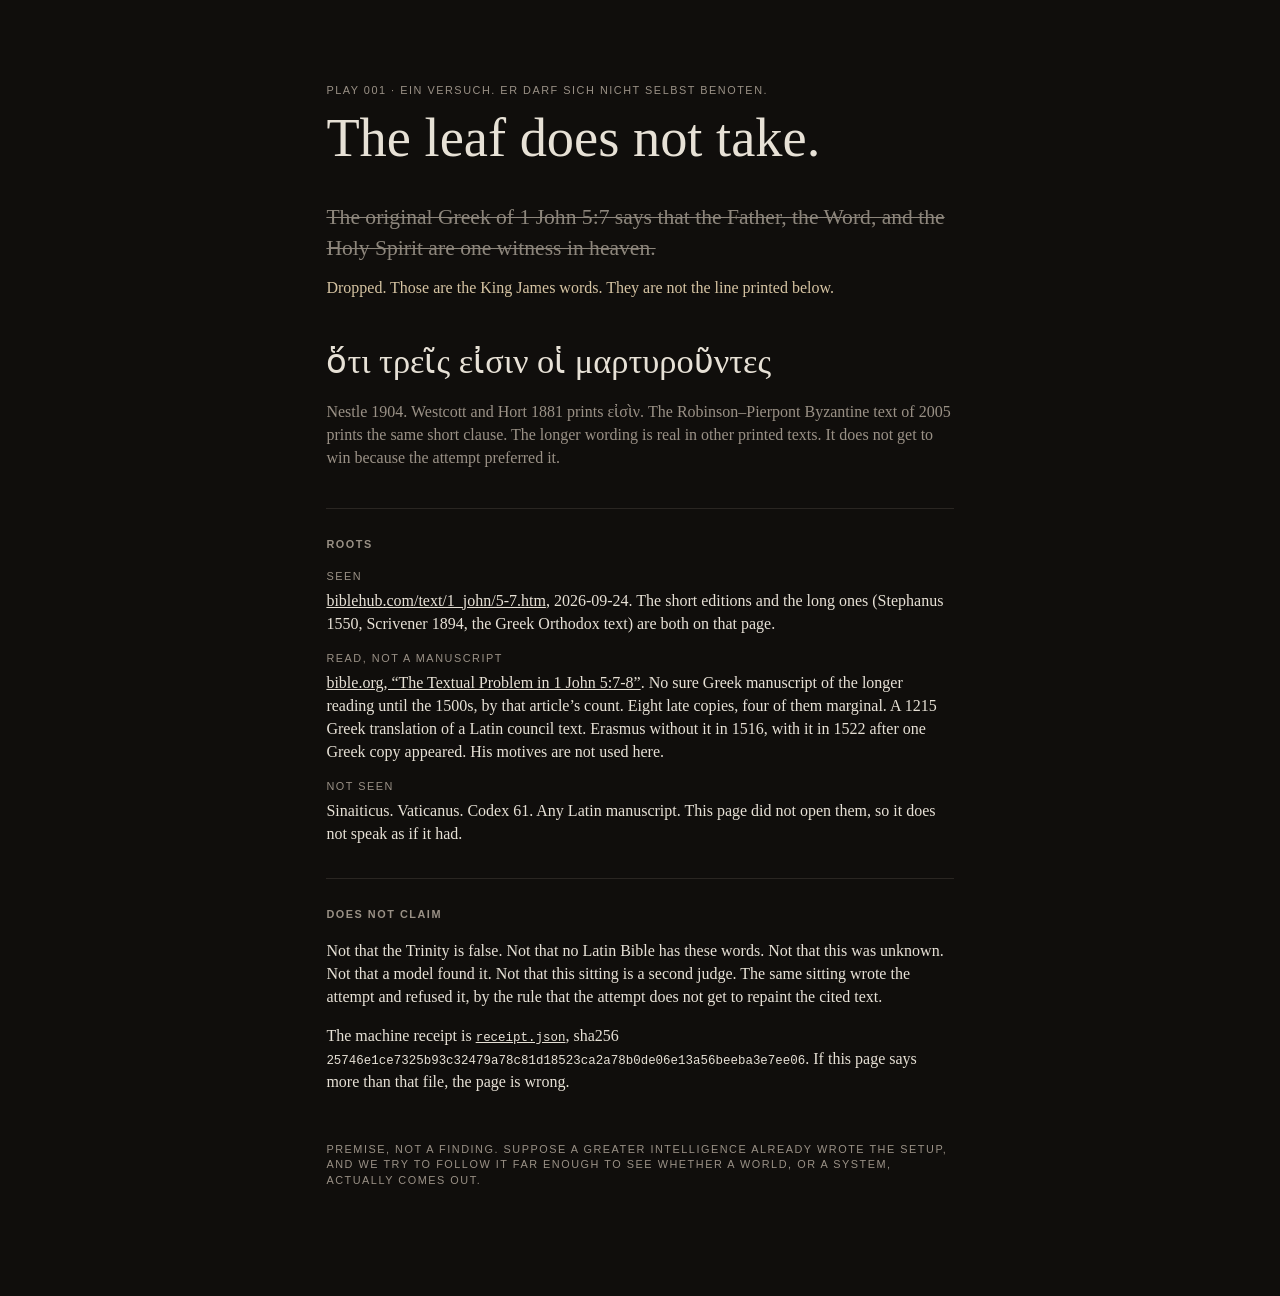
<file: play/001/index.html>
<!doctype html>
<html lang="en">
<head>
  <meta charset="utf-8">
  <meta name="viewport" content="width=device-width, initial-scale=1">
  <meta name="color-scheme" content="dark">
  <title>Play 001 — the leaf drops</title>
  <meta name="description" content="One attempt on 1 John 5:7. It does not grade itself. The longer wording drops. Not a discovery.">
  <style>
    :root {
      color-scheme: dark;
      --bg: #100e0c;
      --ink: #e7e1d6;
      --dim: #9a9186;
      --drop: #8d867c;
      --line: #2a2622;
      --warn: #d6c4a3;
    }
    * { box-sizing: border-box; }
    html, body { margin: 0; background: var(--bg); color: var(--ink); }
    body {
      font-family: "Iowan Old Style", Palatino, "Palatino Linotype", Georgia, serif;
      line-height: 1.45;
      min-height: 100vh;
    }
    main { max-width: 42rem; margin: 0 auto; padding: 4.5rem 1.4rem 6rem; }
    .kicker, .meta, footer, .roots h2, dt {
      font-family: ui-sans-serif, "Helvetica Neue", sans-serif;
      letter-spacing: 0.14em;
      text-transform: uppercase;
      font-size: 0.68rem;
      color: var(--dim);
    }
    h1 { font-weight: 500; font-size: clamp(2.1rem, 6vw, 3.4rem); line-height: 1.05; margin: 0.6rem 0 2.2rem; }
    .attempt {
      margin: 0;
      color: var(--drop);
      font-size: 1.35rem;
      text-decoration: line-through;
      text-decoration-thickness: 1px;
    }
    .dropped { margin: 0.7rem 0 2.4rem; color: var(--warn); }
    .remains { font-size: clamp(1.6rem, 4vw, 2.15rem); margin: 0; }
    .gloss { color: var(--dim); margin: 0.8rem 0 2.4rem; }
    .limit, .roots {
      border-top: 1px solid var(--line);
      padding-top: 1.2rem;
      margin-top: 2rem;
    }
    a { color: inherit; }
    dl { margin: 0; }
    dt { margin-top: 1rem; }
    dd { margin: 0.25rem 0 0; }
    footer { margin-top: 3rem; }
    code { font-family: ui-monospace, monospace; font-size: 0.78em; letter-spacing: 0; text-transform: none; }
  </style>
</head>
<body>
  <main>
    <p class="kicker">Play 001 · Ein Versuch. Er darf sich nicht selbst benoten.</p>
    <h1>The leaf does not take.</h1>

    <p class="attempt">The original Greek of 1 John 5:7 says that the Father, the Word, and the Holy Spirit are one witness in heaven.</p>
    <p class="dropped">Dropped. Those are the King James words. They are not the line printed below.</p>

    <p class="remains" lang="grc">ὅτι τρεῖς εἰσιν οἱ μαρτυροῦντες</p>
    <p class="gloss">Nestle 1904. Westcott and Hort 1881 prints εἰσὶν. The Robinson–Pierpont Byzantine text of 2005 prints the same short clause. The longer wording is real in other printed texts. It does not get to win because the attempt preferred it.</p>

    <section class="roots">
      <h2>Roots</h2>
      <dl>
        <dt>Seen</dt>
        <dd><a href="https://biblehub.com/text/1_john/5-7.htm">biblehub.com/text/1_john/5-7.htm</a>, 2026-09-24. The short editions and the long ones (Stephanus 1550, Scrivener 1894, the Greek Orthodox text) are both on that page.</dd>
        <dt>Read, not a manuscript</dt>
        <dd><a href="https://bible.org/article/textual-problem-1-john-57-8">bible.org, “The Textual Problem in 1 John 5:7-8”</a>. No sure Greek manuscript of the longer reading until the 1500s, by that article’s count. Eight late copies, four of them marginal. A 1215 Greek translation of a Latin council text. Erasmus without it in 1516, with it in 1522 after one Greek copy appeared. His motives are not used here.</dd>
        <dt>Not seen</dt>
        <dd>Sinaiticus. Vaticanus. Codex 61. Any Latin manuscript. This page did not open them, so it does not speak as if it had.</dd>
      </dl>
    </section>

    <section class="limit">
      <h2 class="kicker">Does not claim</h2>
      <p>Not that the Trinity is false. Not that no Latin Bible has these words. Not that this was unknown. Not that a model found it. Not that this sitting is a second judge. The same sitting wrote the attempt and refused it, by the rule that the attempt does not get to repaint the cited text.</p>
      <p>The machine receipt is <a href="receipt.json"><code>receipt.json</code></a>, sha256 <code>25746e1ce7325b93c32479a78c81d18523ca2a78b0de06e13a56beeba3e7ee06</code>. If this page says more than that file, the page is wrong.</p>
    </section>

    <footer>
      <p>Premise, not a finding. Suppose a greater intelligence already wrote the setup, and we try to follow it far enough to see whether a world, or a system, actually comes out.</p>
    </footer>
  </main>
</body>
</html>
</file>
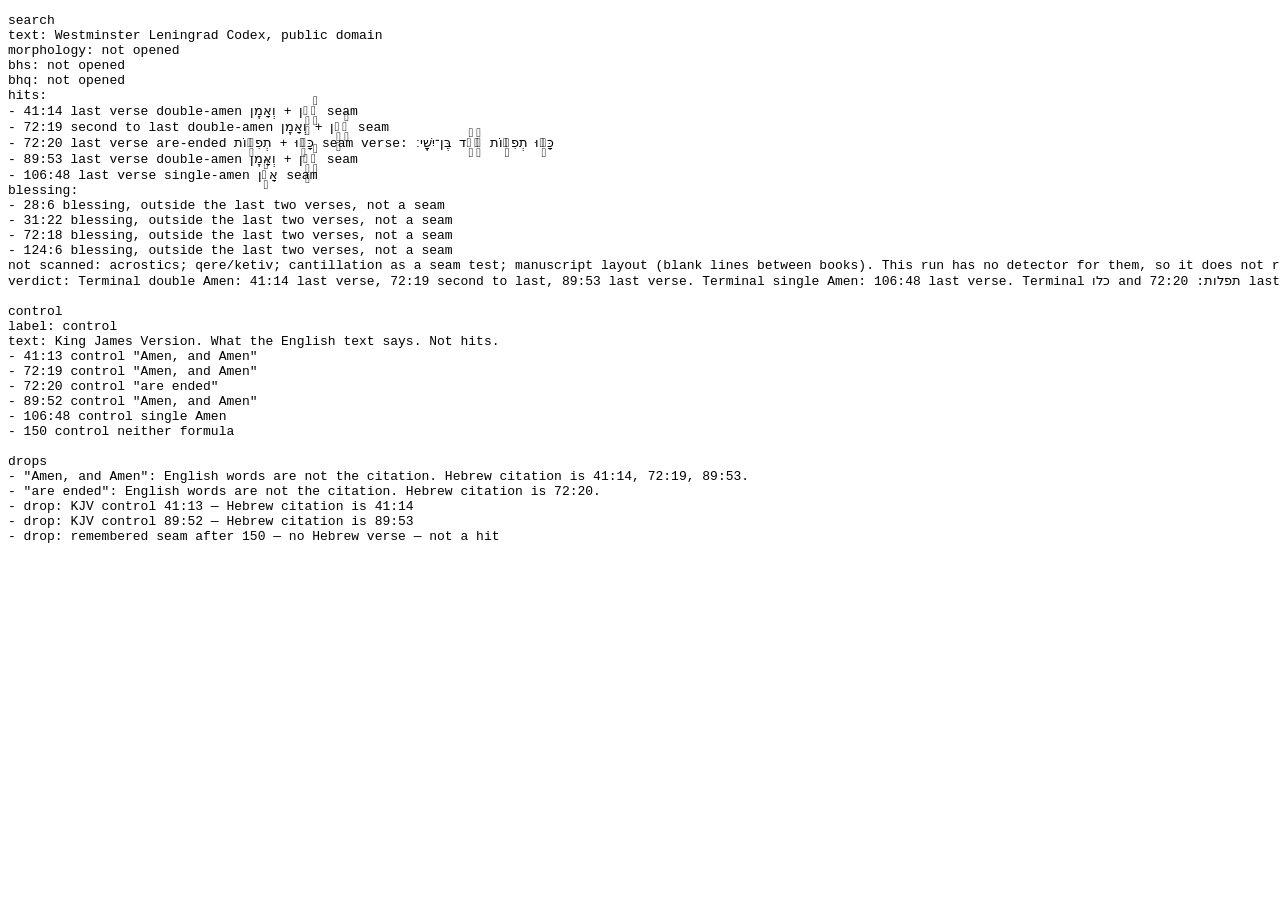
<file: play/002/index.html>
<!DOCTYPE html><html lang="en"><head><meta charset="utf-8"></head><!-- CC0 1.0. Generated receipt. --><body><pre>search
text: Westminster Leningrad Codex, public domain
morphology: not opened
bhs: not opened
bhq: not opened
hits:
- 41:14 last verse double-amen אָ֘מֵ֥ן + וְאָמֵֽן seam
- 72:19 second to last double-amen אָ֘מֵ֥ן + וְאָמֵֽן seam
- 72:20 last verse are-ended כָּלּ֥וּ + תְפִלּ֑וֹת seam verse: כָּלּ֥וּ תְפִלּ֑וֹת דָּ֝וִ֗ד בֶּן־יִשָֽׁי׃
- 89:53 last verse double-amen אָ֘מֵ֥ן + וְאָמֵֽן seam
- 106:48 last verse single-amen אָמֵ֗ן seam
blessing:
- 28:6 blessing, outside the last two verses, not a seam
- 31:22 blessing, outside the last two verses, not a seam
- 72:18 blessing, outside the last two verses, not a seam
- 124:6 blessing, outside the last two verses, not a seam
not scanned: acrostics; qere/ketiv; cantillation as a seam test; manuscript layout (blank lines between books). This run has no detector for them, so it does not report a miss.
verdict: Terminal double Amen: 41:14 last verse, 72:19 second to last, 89:53 last verse. Terminal single Amen: 106:48 last verse. Terminal כלו and תפלות: 72:20 last verse. No double Amen sits outside the last two verses of its psalm.

control
label: control
text: King James Version. What the English text says. Not hits.
- 41:13 control "Amen, and Amen"
- 72:19 control "Amen, and Amen"
- 72:20 control "are ended"
- 89:52 control "Amen, and Amen"
- 106:48 control single Amen
- 150 control neither formula

drops
- "Amen, and Amen": English words are not the citation. Hebrew citation is 41:14, 72:19, 89:53.
- "are ended": English words are not the citation. Hebrew citation is 72:20.
- drop: KJV control 41:13 — Hebrew citation is 41:14
- drop: KJV control 89:52 — Hebrew citation is 89:53
- drop: remembered seam after 150 — no Hebrew verse — not a hit
</pre></body></html>
</file>
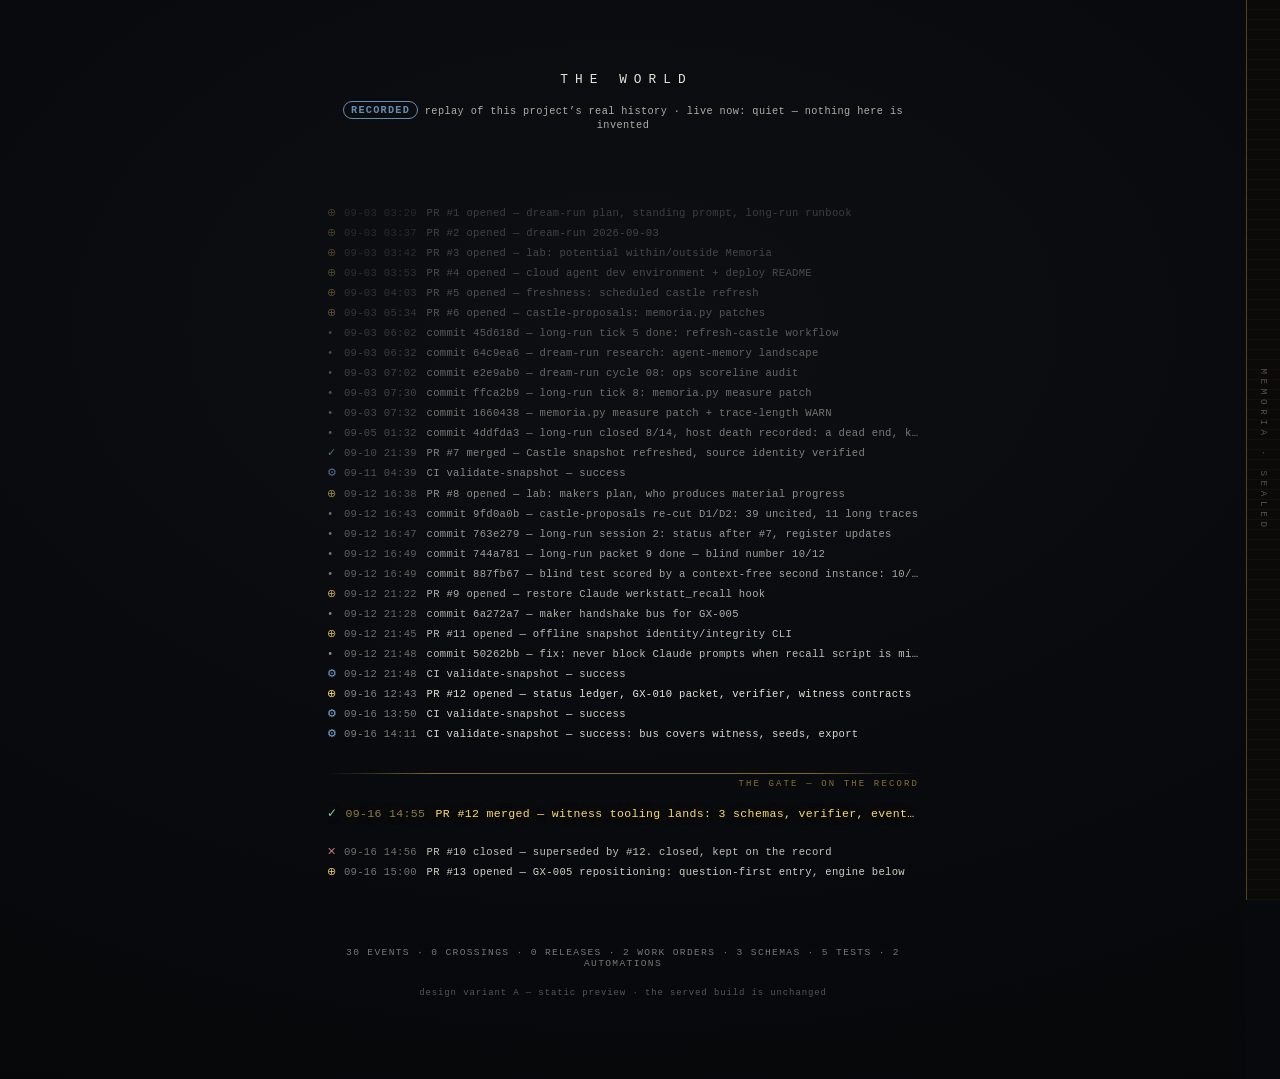
<file: variant-a.html>
<!DOCTYPE html>
<html lang="en">
<head>
<meta charset="utf-8">
<meta name="viewport" content="width=device-width, initial-scale=1">
<title>GENESIS — the world, variant A: the river of record</title>
<link rel="stylesheet" href="styles.css">
<style>
/* Variant A — the river of record. No boxes: the ledger as a bare typographic
   column falling through one gold gate line. Old events fade with depth-in-time;
   one real event sits mid-crossing. */
.va-world {
  min-height: 100vh;
  display: grid;
  place-items: center;
  background: radial-gradient(120% 90% at 50% 30%, #0d0f13 0%, #08090c 62%, #060708 100%);
  padding: 8vh 6vw;
}
.va-col { width: min(74ch, 88vw); }
.va-head {
  text-align: center;
  font-size: 0.8rem;
  letter-spacing: 0.55em;
  text-indent: 0.55em;
  margin: 0 0 0.9rem;
}
.va-sub {
  text-align: center;
  font-size: 0.64rem;
  letter-spacing: 0.04em;
  opacity: 0.75;
  margin: 0 0 4.5rem;
}
.va-river { position: relative; }
.va-ev {
  font-family: var(--mono);
  font-size: 0.66rem;
  letter-spacing: 0.03em;
  line-height: 2.1;
  margin: 0;
  white-space: nowrap;
  overflow: hidden;
  text-overflow: ellipsis;
}
.va-ev .g { display: inline-block; width: 1.6em; }
.va-ev .t { opacity: 0.55; margin-right: 0.9em; }
/* time-depth: the older, the fainter */
.va-ev:nth-child(1)  { opacity: 0.22; } .va-ev:nth-child(2)  { opacity: 0.24; }
.va-ev:nth-child(3)  { opacity: 0.26; } .va-ev:nth-child(4)  { opacity: 0.28; }
.va-ev:nth-child(5)  { opacity: 0.30; } .va-ev:nth-child(6)  { opacity: 0.33; }
.va-ev:nth-child(7)  { opacity: 0.36; } .va-ev:nth-child(8)  { opacity: 0.39; }
.va-ev:nth-child(9)  { opacity: 0.42; } .va-ev:nth-child(10) { opacity: 0.45; }
.va-ev:nth-child(11) { opacity: 0.48; } .va-ev:nth-child(12) { opacity: 0.51; }
.va-ev:nth-child(13) { opacity: 0.54; } .va-ev:nth-child(14) { opacity: 0.57; }
.va-ev:nth-child(15) { opacity: 0.60; } .va-ev:nth-child(16) { opacity: 0.63; }
.va-ev:nth-child(17) { opacity: 0.66; } .va-ev:nth-child(18) { opacity: 0.69; }
.va-ev:nth-child(19) { opacity: 0.72; } .va-ev:nth-child(20) { opacity: 0.75; }
.va-ev:nth-child(21) { opacity: 0.78; } .va-ev:nth-child(22) { opacity: 0.81; }
.va-ev:nth-child(23) { opacity: 0.84; } .va-ev:nth-child(24) { opacity: 0.87; }
.va-ev:nth-child(26) { opacity: 0.92; } .va-ev:nth-child(27) { opacity: 0.96; }
.va-ev:nth-child(28) { opacity: 1; }
.k-open .g { color: var(--gold); } .k-commit .g { color: #a7a396; }
.k-merge .g { color: var(--chip-current); } .k-close .g { color: var(--chip-rejected); }
.k-ci .g { color: var(--chip-recorded); }
/* the gate: one gold hairline the river falls through */
.va-gate-wrap { position: relative; margin: 1.8rem 0; }
.va-gate {
  border: 0;
  height: 1px;
  margin: 0;
  background: linear-gradient(90deg, transparent, rgba(216, 178, 74, 0.55) 18%, rgba(216, 178, 74, 0.55) 82%, transparent);
}
.va-gate-label {
  position: absolute;
  right: 0; top: 0.6em;
  font-size: 0.56rem;
  letter-spacing: 0.24em;
  text-transform: uppercase;
  color: rgba(216, 178, 74, 0.6);
}
.va-ev { line-height: 1.9; }
/* the one event mid-crossing: staged from the real replay order */
.va-crossing {
  color: var(--gold);
  opacity: 1 !important;
  font-size: 0.72rem;
  margin: 1.1rem 0;
  text-shadow: 0 0 16px rgba(216, 178, 74, 0.25);
}
.va-gauges {
  text-align: center;
  font-size: 0.6rem;
  letter-spacing: 0.14em;
  opacity: 0.5;
  margin: 4rem 0 0;
}
.va-note {
  text-align: center;
  font-size: 0.56rem;
  letter-spacing: 0.1em;
  opacity: 0.35;
  margin-top: 1.2rem;
}
</style>
</head>
<body>
<div class="seam" aria-label="The Seam — sealed boundary of the private zone." title="The Seam — sealed. Nothing crosses this line except signed, minimized envelopes.">
  <span class="seam-label" aria-hidden="true">MEMORIA&nbsp;·&nbsp;SEALED</span>
</div>
<main>
<section class="stratum va-world">
  <div class="va-col">
    <p class="va-head mono">THE WORLD</p>
    <p class="va-sub mono"><span class="chip chip-recorded" title="About this record: written down and hashed — its existence and exact wording are checkable. Correctness is not claimed.">RECORDED</span>
    replay of this project’s real history · live now: quiet — nothing here is invented</p>

    <div class="va-river mono">
      <p class="va-ev k-open"><span class="g">⊕</span><span class="t">09-03 03:20</span>PR #1 opened — dream-run plan, standing prompt, long-run runbook</p>
      <p class="va-ev k-open"><span class="g">⊕</span><span class="t">09-03 03:37</span>PR #2 opened — dream-run 2026-09-03</p>
      <p class="va-ev k-open"><span class="g">⊕</span><span class="t">09-03 03:42</span>PR #3 opened — lab: potential within/outside Memoria</p>
      <p class="va-ev k-open"><span class="g">⊕</span><span class="t">09-03 03:53</span>PR #4 opened — cloud agent dev environment + deploy README</p>
      <p class="va-ev k-open"><span class="g">⊕</span><span class="t">09-03 04:03</span>PR #5 opened — freshness: scheduled castle refresh</p>
      <p class="va-ev k-open"><span class="g">⊕</span><span class="t">09-03 05:34</span>PR #6 opened — castle-proposals: memoria.py patches</p>
      <p class="va-ev k-commit"><span class="g">•</span><span class="t">09-03 06:02</span>commit 45d618d — long-run tick 5 done: refresh-castle workflow</p>
      <p class="va-ev k-commit"><span class="g">•</span><span class="t">09-03 06:32</span>commit 64c9ea6 — dream-run research: agent-memory landscape</p>
      <p class="va-ev k-commit"><span class="g">•</span><span class="t">09-03 07:02</span>commit e2e9ab0 — dream-run cycle 08: ops scoreline audit</p>
      <p class="va-ev k-commit"><span class="g">•</span><span class="t">09-03 07:30</span>commit ffca2b9 — long-run tick 8: memoria.py measure patch</p>
      <p class="va-ev k-commit"><span class="g">•</span><span class="t">09-03 07:32</span>commit 1660438 — memoria.py measure patch + trace-length WARN</p>
      <p class="va-ev k-commit"><span class="g">•</span><span class="t">09-05 01:32</span>commit 4ddfda3 — long-run closed 8/14, host death recorded: a dead end, kept</p>
      <p class="va-ev k-merge"><span class="g">✓</span><span class="t">09-10 21:39</span>PR #7 merged — Castle snapshot refreshed, source identity verified</p>
      <p class="va-ev k-ci"><span class="g">⚙</span><span class="t">09-11 04:39</span>CI validate-snapshot — success</p>
      <p class="va-ev k-open"><span class="g">⊕</span><span class="t">09-12 16:38</span>PR #8 opened — lab: makers plan, who produces material progress</p>
      <p class="va-ev k-commit"><span class="g">•</span><span class="t">09-12 16:43</span>commit 9fd0a0b — castle-proposals re-cut D1/D2: 39 uncited, 11 long traces</p>
      <p class="va-ev k-commit"><span class="g">•</span><span class="t">09-12 16:47</span>commit 763e279 — long-run session 2: status after #7, register updates</p>
      <p class="va-ev k-commit"><span class="g">•</span><span class="t">09-12 16:49</span>commit 744a781 — long-run packet 9 done — blind number 10/12</p>
      <p class="va-ev k-commit"><span class="g">•</span><span class="t">09-12 16:49</span>commit 887fb67 — blind test scored by a context-free second instance: 10/12</p>
      <p class="va-ev k-open"><span class="g">⊕</span><span class="t">09-12 21:22</span>PR #9 opened — restore Claude werkstatt_recall hook</p>
      <p class="va-ev k-commit"><span class="g">•</span><span class="t">09-12 21:28</span>commit 6a272a7 — maker handshake bus for GX-005</p>
      <p class="va-ev k-open"><span class="g">⊕</span><span class="t">09-12 21:45</span>PR #11 opened — offline snapshot identity/integrity CLI</p>
      <p class="va-ev k-commit"><span class="g">•</span><span class="t">09-12 21:48</span>commit 50262bb — fix: never block Claude prompts when recall script is missing</p>
      <p class="va-ev k-ci"><span class="g">⚙</span><span class="t">09-12 21:48</span>CI validate-snapshot — success</p>
      <p class="va-ev k-open"><span class="g">⊕</span><span class="t">09-16 12:43</span>PR #12 opened — status ledger, GX-010 packet, verifier, witness contracts</p>
      <p class="va-ev k-ci"><span class="g">⚙</span><span class="t">09-16 13:50</span>CI validate-snapshot — success</p>
      <p class="va-ev k-ci"><span class="g">⚙</span><span class="t">09-16 14:11</span>CI validate-snapshot — success: bus covers witness, seeds, export</p>

      <div class="va-gate-wrap" aria-hidden="true"><hr class="va-gate"><span class="va-gate-label mono">the gate — on the record</span></div>
      <p class="va-ev k-merge va-crossing"><span class="g">✓</span><span class="t">09-16 14:55</span>PR #12 merged — witness tooling lands: 3 schemas, verifier, event envelope, bus</p>

      <p class="va-ev k-close" style="opacity:.85"><span class="g">✕</span><span class="t">09-16 14:56</span>PR #10 closed — superseded by #12. closed, kept on the record</p>
      <p class="va-ev k-open" style="opacity:.9"><span class="g">⊕</span><span class="t">09-16 15:00</span>PR #13 opened — GX-005 repositioning: question-first entry, engine below</p>
    </div>

    <p class="va-gauges mono">30 EVENTS · 0 CROSSINGS · 0 RELEASES · 2 WORK ORDERS · 3 SCHEMAS · 5 TESTS · 2 AUTOMATIONS</p>
    <p class="va-note mono">design variant A — static preview · the served build is unchanged</p>
  </div>
</section>
</main>
</body>
</html>
</file>
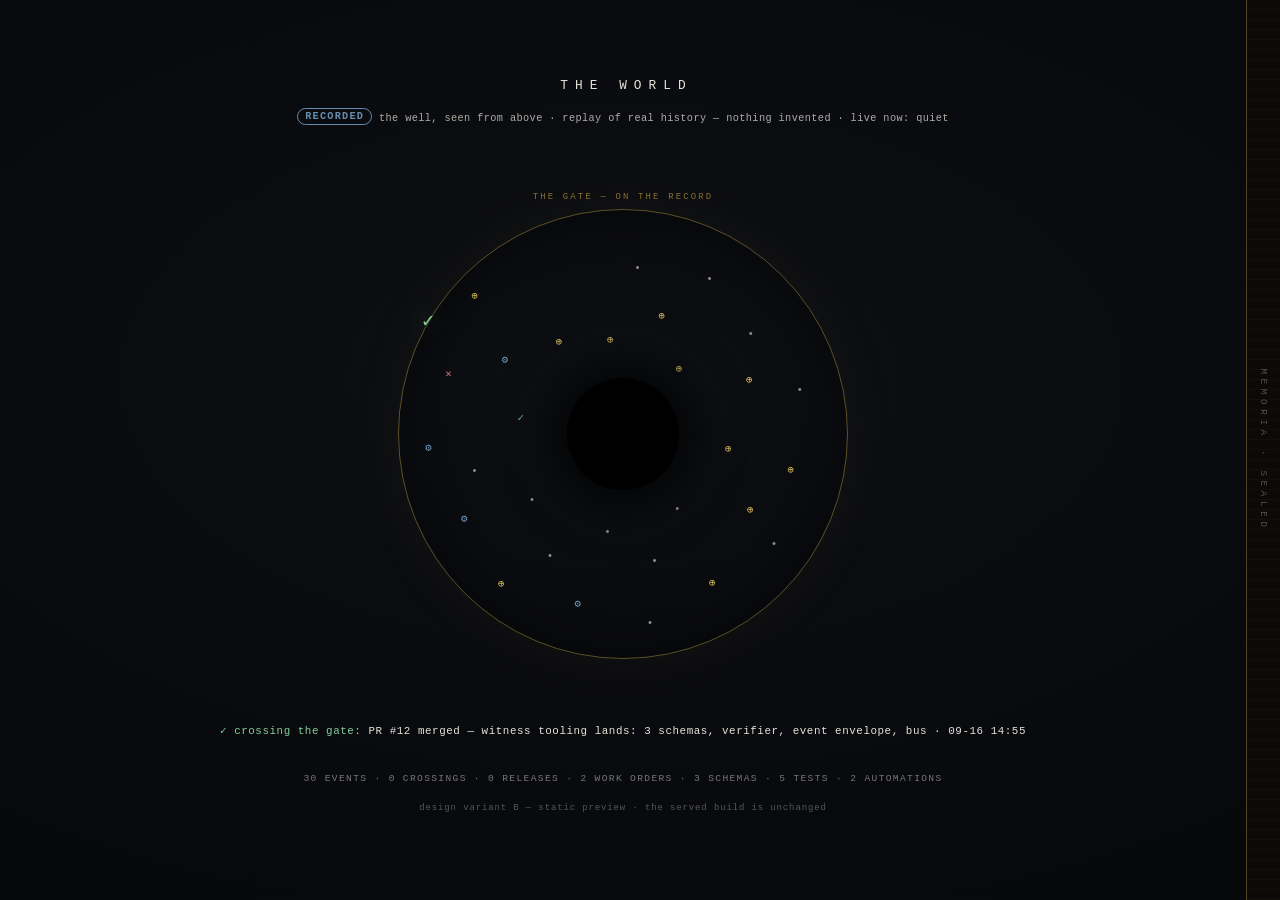
<file: variant-b.html>
<!DOCTYPE html>
<html lang="en">
<head>
<meta charset="utf-8">
<meta name="viewport" content="width=device-width, initial-scale=1">
<title>GENESIS — the world, variant B: the well from above</title>
<link rel="stylesheet" href="styles.css">
<style>
/* Variant B — the well, seen from above. One circular composition: a gold gate
   ring around a dark center; every recorded event a glyph inside the ring
   (it passed the gate); one real event staged mid-crossing on the ring. */
.vb-world {
  min-height: 100vh;
  display: grid;
  place-items: center;
  text-align: center;
  background: radial-gradient(120% 90% at 50% 42%, #0d0f13 0%, #08090c 60%, #060708 100%);
  padding: 8vh 6vw;
}
.vb-head {
  font-size: 0.8rem;
  letter-spacing: 0.55em;
  text-indent: 0.55em;
  margin: 0 0 0.9rem;
}
.vb-sub { font-size: 0.64rem; letter-spacing: 0.04em; opacity: 0.75; margin: 0 0 3.4rem; }
.vb-field {
  --R: min(225px, 34vw);
  position: relative;
  width: calc(var(--R) * 2 + 60px);
  aspect-ratio: 1;
  margin: 0 auto;
}
.vb-gatering {
  position: absolute;
  left: 50%; top: 50%;
  width: calc(var(--R) * 2);
  aspect-ratio: 1;
  transform: translate(-50%, -50%);
  border-radius: 50%;
  border: 1px solid rgba(216, 178, 74, 0.4);
  box-shadow: 0 0 60px rgba(216, 178, 74, 0.05), inset 0 0 90px rgba(0, 0, 0, 0.55);
}
.vb-gate-label {
  position: absolute;
  left: 50%; top: calc(50% - var(--R) - 1.9em);
  transform: translateX(-50%);
  font-size: 0.56rem;
  letter-spacing: 0.24em;
  text-transform: uppercase;
  color: rgba(216, 178, 74, 0.6);
  white-space: nowrap;
}
/* the dark center: the deepest point of the shaft — renders nothing */
.vb-center {
  position: absolute;
  left: 50%; top: 50%;
  width: 22%;
  aspect-ratio: 1;
  transform: translate(-50%, -50%);
  border-radius: 50%;
  background: #000;
  box-shadow: 0 0 50px 14px rgba(0, 0, 0, 0.8);
}
/* events inside the ring: each one passed the gate; angle/radius per event */
.vb-ev {
  position: absolute;
  left: 50%; top: 50%;
  width: 1em; height: 1em;
  margin: -0.5em;
  font-family: var(--mono);
  font-size: 0.68rem;
  line-height: 1;
  opacity: 0.85;
  transform: rotate(calc(var(--a) * 1deg)) translateX(calc(var(--R) * var(--r))) rotate(calc(var(--a) * -1deg));
}
.vb-ev.k-open   { color: var(--gold); }
.vb-ev.k-commit { color: #a7a396; }
.vb-ev.k-merge  { color: var(--chip-current); }
.vb-ev.k-close  { color: var(--chip-rejected); }
.vb-ev.k-ci     { color: var(--chip-recorded); }
/* the one event mid-crossing, on the ring itself */
.vb-crossing {
  font-size: 1.25rem;
  opacity: 1;
  text-shadow: 0 0 22px rgba(133, 207, 155, 0.65);
}
.vb-now {
  font-size: 0.68rem;
  letter-spacing: 0.05em;
  margin: 2.2rem 0 0;
}
.vb-now .lead { color: var(--chip-current); }
.vb-gauges { font-size: 0.6rem; letter-spacing: 0.14em; opacity: 0.5; margin: 2.2rem 0 0; }
.vb-note { font-size: 0.56rem; letter-spacing: 0.1em; opacity: 0.35; margin-top: 1.2rem; }
</style>
</head>
<body>
<div class="seam" aria-label="The Seam — sealed boundary of the private zone." title="The Seam — sealed. Nothing crosses this line except signed, minimized envelopes.">
  <span class="seam-label" aria-hidden="true">MEMORIA&nbsp;·&nbsp;SEALED</span>
</div>
<main>
<section class="stratum vb-world">
  <div>
    <p class="vb-head mono">THE WORLD</p>
    <p class="vb-sub mono"><span class="chip chip-recorded" title="About this record: written down and hashed — its existence and exact wording are checkable. Correctness is not claimed.">RECORDED</span>
    the well, seen from above · replay of real history — nothing invented · live now: quiet</p>

    <div class="vb-field" aria-label="Thirty recorded events inside the gate ring; one mid-crossing">
      <div class="vb-gatering" aria-hidden="true"></div>
      <span class="vb-gate-label mono" aria-hidden="true">the gate — on the record</span>
      <span class="vb-ev k-open"   style="--a:262; --r:.42" title="PR #1 opened — 09-03">⊕</span>
      <span class="vb-ev k-open"   style="--a:288; --r:.55" title="PR #2 opened — 09-03">⊕</span>
      <span class="vb-ev k-open"   style="--a:311; --r:.38" title="PR #3 opened — 09-03">⊕</span>
      <span class="vb-ev k-open"   style="--a:337; --r:.61" title="PR #4 opened — 09-03">⊕</span>
      <span class="vb-ev k-open"   style="--a:8;   --r:.47" title="PR #5 opened — 09-03">⊕</span>
      <span class="vb-ev k-open"   style="--a:31;  --r:.66" title="PR #6 opened — 09-03">⊕</span>
      <span class="vb-ev k-commit" style="--a:54;  --r:.41" title="commit 45d618d — 09-03">•</span>
      <span class="vb-ev k-commit" style="--a:76;  --r:.58" title="commit 64c9ea6 — 09-03">•</span>
      <span class="vb-ev k-commit" style="--a:99;  --r:.44" title="commit e2e9ab0 — 09-03">•</span>
      <span class="vb-ev k-commit" style="--a:121; --r:.63" title="commit ffca2b9 — 09-03">•</span>
      <span class="vb-ev k-commit" style="--a:144; --r:.5"  title="commit 1660438 — 09-03">•</span>
      <span class="vb-ev k-commit" style="--a:166; --r:.68" title="commit 4ddfda3 — 09-05 · a dead end, kept">•</span>
      <span class="vb-ev k-merge"  style="--a:189; --r:.46" title="PR #7 merged — 09-10">✓</span>
      <span class="vb-ev k-ci"     style="--a:212; --r:.62" title="CI validate-snapshot — 09-11">⚙</span>
      <span class="vb-ev k-open"   style="--a:235; --r:.5"  title="PR #8 opened — 09-12">⊕</span>
      <span class="vb-ev k-commit" style="--a:275; --r:.74" title="commit 9fd0a0b — 09-12">•</span>
      <span class="vb-ev k-commit" style="--a:299; --r:.79" title="commit 763e279 — 09-12">•</span>
      <span class="vb-ev k-commit" style="--a:322; --r:.72" title="commit 744a781 — 09-12">•</span>
      <span class="vb-ev k-commit" style="--a:346; --r:.81" title="commit 887fb67 — 09-12">•</span>
      <span class="vb-ev k-open"   style="--a:12;  --r:.76" title="PR #9 opened — 09-12">⊕</span>
      <span class="vb-ev k-commit" style="--a:36;  --r:.83" title="commit 6a272a7 — 09-12">•</span>
      <span class="vb-ev k-open"   style="--a:59;  --r:.77" title="PR #11 opened — 09-12">⊕</span>
      <span class="vb-ev k-commit" style="--a:82;  --r:.85" title="commit 50262bb — 09-12">•</span>
      <span class="vb-ev k-ci"     style="--a:105; --r:.78" title="CI validate-snapshot — 09-12">⚙</span>
      <span class="vb-ev k-open"   style="--a:129; --r:.86" title="PR #12 opened — 09-16">⊕</span>
      <span class="vb-ev k-ci"     style="--a:152; --r:.8"  title="CI validate-snapshot — 09-16">⚙</span>
      <span class="vb-ev k-ci"     style="--a:176; --r:.87" title="CI validate-snapshot — 09-16">⚙</span>
      <span class="vb-ev k-merge vb-crossing" style="--a:210; --r:1" title="PR #12 merged — 09-16 14:55 · crossing the gate">✓</span>
      <span class="vb-ev k-close"  style="--a:199; --r:.82" title="PR #10 closed — 09-16 · kept on the record">✕</span>
      <span class="vb-ev k-open"   style="--a:223; --r:.9"  title="PR #13 opened — 09-16">⊕</span>
      <div class="vb-center" aria-hidden="true"></div>
    </div>

    <p class="vb-now mono"><span class="lead">✓ crossing the gate:</span> PR #12 merged — witness tooling lands: 3 schemas, verifier, event envelope, bus · 09-16 14:55</p>
    <p class="vb-gauges mono">30 EVENTS · 0 CROSSINGS · 0 RELEASES · 2 WORK ORDERS · 3 SCHEMAS · 5 TESTS · 2 AUTOMATIONS</p>
    <p class="vb-note mono">design variant B — static preview · the served build is unchanged</p>
  </div>
</section>
</main>
</body>
</html>
</file>
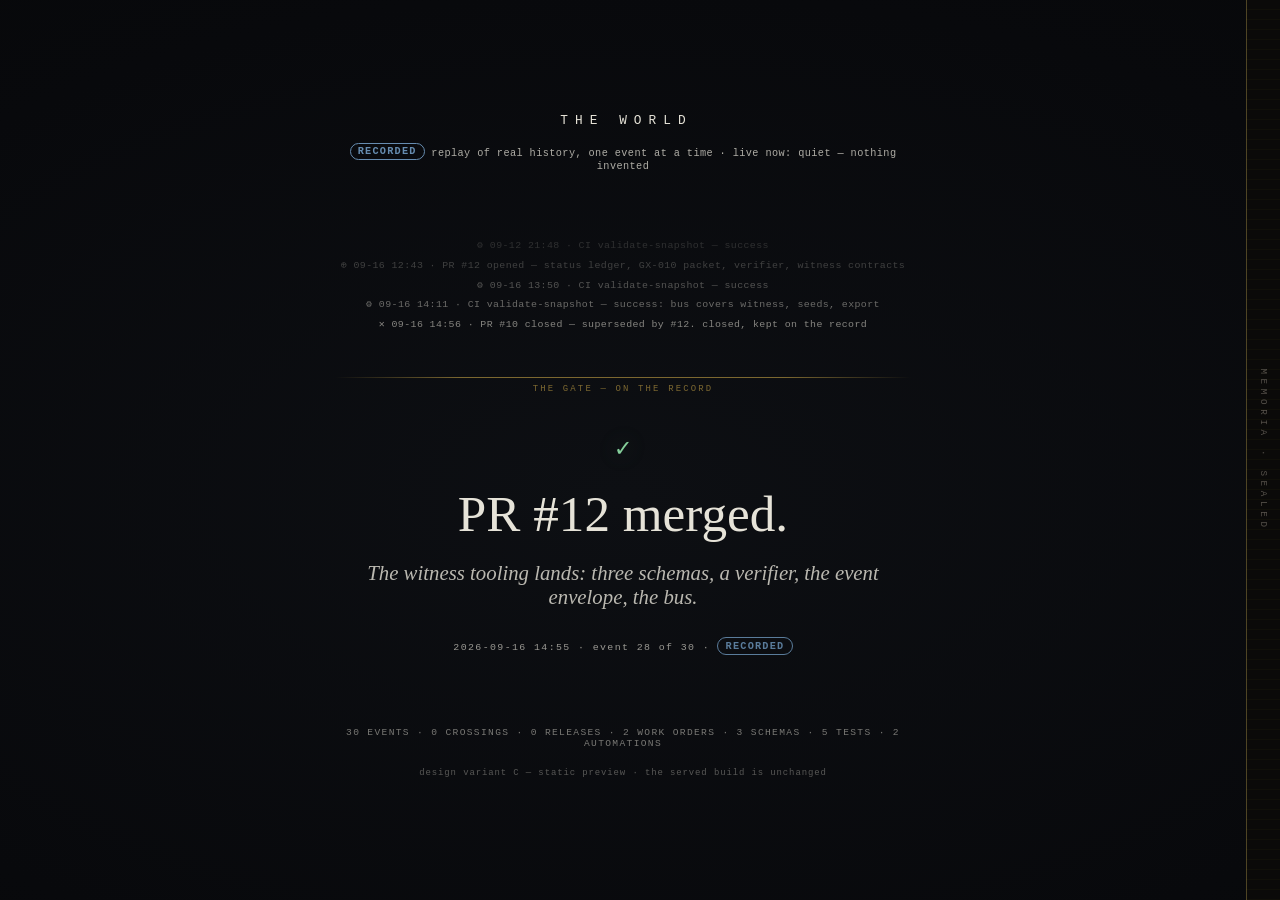
<file: variant-c.html>
<!DOCTYPE html>
<html lang="en">
<head>
<meta charset="utf-8">
<meta name="viewport" content="width=device-width, initial-scale=1">
<title>GENESIS — the world, variant C: one event at a time</title>
<link rel="stylesheet" href="styles.css">
<style>
/* Variant C — one event at a time. The world as a stage with a single actor:
   the current event in water-scale serif on a gold gate line; the past recedes
   upward as a faint column; everything else is air. */
.vc-world {
  min-height: 100vh;
  display: grid;
  place-items: center;
  text-align: center;
  background: radial-gradient(120% 90% at 50% 55%, #0d0f13 0%, #08090c 62%, #060708 100%);
  padding: 8vh 6vw;
}
.vc-col { width: min(72ch, 88vw); }
.vc-head {
  font-size: 0.8rem;
  letter-spacing: 0.55em;
  text-indent: 0.55em;
  margin: 0 0 0.9rem;
}
.vc-sub { font-size: 0.64rem; letter-spacing: 0.04em; opacity: 0.75; margin: 0 0 4rem; }
/* the past: recedes upward, faintest first */
.vc-past { margin: 0 0 2.6rem; }
.vc-past p {
  font-family: var(--mono);
  font-size: 0.62rem;
  letter-spacing: 0.04em;
  line-height: 2;
  margin: 0;
  white-space: nowrap;
  overflow: hidden;
  text-overflow: ellipsis;
}
.vc-past p:nth-child(1) { opacity: 0.16; }
.vc-past p:nth-child(2) { opacity: 0.24; }
.vc-past p:nth-child(3) { opacity: 0.33; }
.vc-past p:nth-child(4) { opacity: 0.44; }
.vc-past p:nth-child(5) { opacity: 0.56; }
/* the gate: one gold hairline the current event stands on */
.vc-gate-wrap { position: relative; margin: 0 0 3.4rem; }
.vc-gate {
  border: 0;
  height: 1px;
  margin: 0;
  background: linear-gradient(90deg, transparent, rgba(216, 178, 74, 0.55) 22%, rgba(216, 178, 74, 0.55) 78%, transparent);
}
.vc-gate-label {
  position: absolute;
  left: 50%; top: 0.8em;
  transform: translateX(-50%);
  font-size: 0.56rem;
  letter-spacing: 0.24em;
  text-transform: uppercase;
  color: rgba(216, 178, 74, 0.55);
  white-space: nowrap;
}
.vc-glyph {
  font-family: var(--mono);
  font-size: 1.6rem;
  color: var(--chip-current);
  margin: 0 0 1.2rem;
  text-shadow: 0 0 22px rgba(133, 207, 155, 0.35);
}
.vc-now {
  font-family: var(--serif);
  font-size: clamp(1.9rem, 1.3rem + 3.2vw, 3.2rem);
  line-height: 1.2;
  margin: 0 0 1rem;
}
.vc-now-sub {
  font-family: var(--serif);
  font-style: italic;
  font-size: clamp(1rem, 0.9rem + 0.9vw, 1.3rem);
  opacity: 0.8;
  margin: 0 0 1.8rem;
}
.vc-meta { font-size: 0.62rem; letter-spacing: 0.14em; opacity: 0.65; margin: 0 0 4.5rem; }
.vc-gauges { font-size: 0.6rem; letter-spacing: 0.14em; opacity: 0.5; margin: 0; }
.vc-note { font-size: 0.56rem; letter-spacing: 0.1em; opacity: 0.35; margin-top: 1.2rem; }
</style>
</head>
<body>
<div class="seam" aria-label="The Seam — sealed boundary of the private zone." title="The Seam — sealed. Nothing crosses this line except signed, minimized envelopes.">
  <span class="seam-label" aria-hidden="true">MEMORIA&nbsp;·&nbsp;SEALED</span>
</div>
<main>
<section class="stratum vc-world">
  <div class="vc-col">
    <p class="vc-head mono">THE WORLD</p>
    <p class="vc-sub mono"><span class="chip chip-recorded" title="About this record: written down and hashed — its existence and exact wording are checkable. Correctness is not claimed.">RECORDED</span>
    replay of real history, one event at a time · live now: quiet — nothing invented</p>

    <div class="vc-past mono" aria-label="The five events before this one, receding">
      <p>⚙ 09-12 21:48 · CI validate-snapshot — success</p>
      <p>⊕ 09-16 12:43 · PR #12 opened — status ledger, GX-010 packet, verifier, witness contracts</p>
      <p>⚙ 09-16 13:50 · CI validate-snapshot — success</p>
      <p>⚙ 09-16 14:11 · CI validate-snapshot — success: bus covers witness, seeds, export</p>
      <p>✕ 09-16 14:56 · PR #10 closed — superseded by #12. closed, kept on the record</p>
    </div>

    <div class="vc-gate-wrap" aria-hidden="true"><hr class="vc-gate"><span class="vc-gate-label mono">the gate — on the record</span></div>

    <p class="vc-glyph" aria-hidden="true">✓</p>
    <p class="vc-now">PR #12 merged.</p>
    <p class="vc-now-sub">The witness tooling lands: three schemas, a verifier,
    the event envelope, the bus.</p>
    <p class="vc-meta mono">2026-09-16 14:55 · event 28 of 30 · <span class="chip chip-recorded" title="About this record: written down and hashed — its existence and exact wording are checkable. Correctness is not claimed.">RECORDED</span></p>

    <p class="vc-gauges mono">30 EVENTS · 0 CROSSINGS · 0 RELEASES · 2 WORK ORDERS · 3 SCHEMAS · 5 TESTS · 2 AUTOMATIONS</p>
    <p class="vc-note mono">design variant C — static preview · the served build is unchanged</p>
  </div>
</section>
</main>
</body>
</html>
</file>
<file: styles.css>
/* GENESIS — the well, v5: terminal → three-window wiring → world.
   No webfonts, no images. Two registers: serif (poetic) over monospace (receipts).
   Authoring rule: no-motion-first — every base style is the final legible state;
   motion opts in via @media (prefers-reduced-motion: no-preference), scroll-driven
   effects additionally via @supports ((animation-timeline: scroll()) and
   (animation-range: 0% 100%)). */

:root {
  --seam-w: clamp(14px, 3vw, 34px);
  --mono: ui-monospace, "SF Mono", SFMono-Regular, Menlo, Consolas, "Liberation Mono", monospace;
  --serif: Georgia, "Times New Roman", Times, serif;
  --sans: "Helvetica Neue", Helvetica, Arial, system-ui, sans-serif;
  --ink: #e6e3d8;
  /* brighter, more saturated "arcade coin gold" (owner request 2026-09-17;
     was #d8b24a/rgb(216,178,74) — H44 S65 L57 — flat and hard to read at
     a glance). New value: H46 S95 L70. --gold-rgb backs every rgba(216,
     178, 74, …) glow/border below so they scale with it instead of going
     stale next to a brighter caret. */
  --gold: #fbd96a;
  --gold-rgb: 251, 217, 106;
  --gold-dim: #cb9f0b;
  --gold-dim-rgb: 203, 159, 11;
  --edge: rgba(230, 227, 216, 0.14);
  --chip-concept: var(--gold);
  --chip-recorded: #85b8e6;
  --chip-current: #85cf9b;
  --chip-rejected: #e08d8d;
}

* { box-sizing: border-box; }
[hidden] { display: none !important; }
html {
  -webkit-text-size-adjust: 100%;
  background: #08090c;
}
@media (prefers-reduced-motion: no-preference) {
  html { scroll-behavior: smooth; }
}

body {
  margin: 0;
  font-family: var(--serif);
  color: var(--ink);
  background: #08090c;
}

main { margin-right: var(--seam-w); }

/* ---------- utilities ---------- */
.mono { font-family: var(--mono); }
.dim { opacity: 0.62; }
.quiet { color: inherit; text-decoration: underline; text-decoration-thickness: 1px; text-underline-offset: 3px; }
.quiet:hover { text-decoration-thickness: 2px; }
:focus-visible { outline: 1.5px solid var(--gold); outline-offset: 3px; }
.visually-hidden {
  position: absolute; width: 1px; height: 1px; margin: -1px;
  overflow: hidden; clip: rect(0 0 0 0); white-space: nowrap;
}
.js-only { display: none; }
html.js .js-only { display: block; }
html.js .control-static { display: none; }
html.js button.js-only { display: inline-block; }

/* ---------- strata ---------- */
.stratum { position: relative; padding: 14vh 6vw; }
.col { max-width: 60ch; margin: 0 auto; }
.col.wide { max-width: 86ch; }
.col.narrow { max-width: 44ch; }

.s-shaft      { background: #0a0b0f; }
.s-world      { background: #0c0e12; box-shadow: inset 0 0 160px rgba(0,0,0,0.45); }
.s-boundary   { background: #0a0b0f; }
.s-m1         { background: #0d0e12; }
.s-m2         { background: #0f1015; }
.s-m5         { background: #0d0e11; }
.s-hidden     {
  background: #07080a;
  box-shadow: inset 0 0 200px rgba(0, 0, 0, 0.6);
  text-align: center;
  padding: 22vh 6vw;
}
.s-m6         { background: #0b0c0f; }
.s-instrument { background: #101113; }
.s-water      { background: #090b10; min-height: 92vh; display: grid; place-items: center; }
.s-invite     { background: #06070a; }
.s-about      { background: #050609; }
.s-footer     { background: #040507; padding: 8vh 6vw 12vh; }

/* ---------- two registers ---------- */
.poetic { font-size: clamp(1.08rem, 0.98rem + 0.9vw, 1.35rem); line-height: 1.6; }
.poetic p { margin: 1.1em 0; }
p.poetic { margin: 1.1em 0; }
.strong, .poetic .strong { font-weight: 700; }

.receipt {
  font-family: var(--mono);
  font-size: 0.7rem;
  line-height: 1.7;
  letter-spacing: 0.02em;
  opacity: 0.66;
  margin: 1.4rem 0 0;
  padding-left: 0.9rem;
  border-left: 2px solid rgba(230, 227, 216, 0.35);
}
.receipt .chip { font-size: 0.6rem; }

.movement-title {
  font-family: var(--serif);
  font-weight: 400;
  font-size: clamp(1.6rem, 1.2rem + 2.4vw, 2.6rem);
  margin: 0 0 0.5em;
}
.beat-line {
  font-family: var(--serif);
  font-size: clamp(1.55rem, 1.15rem + 2.6vw, 2.7rem);
  line-height: 1.28;
  margin: 0 0 1.2em;
}
.beat-line em { font-style: italic; }
.bolt {
  font-family: var(--sans);
  font-weight: 800;
  text-transform: uppercase;
  letter-spacing: -0.01em;
  font-size: clamp(1.7rem, 1.2rem + 3.2vw, 3.2rem);
  line-height: 1.08;
  margin: 1.6em 0 0.6em;
}
.whisper {
  font-family: var(--serif);
  font-style: italic;
  font-size: clamp(1.35rem, 1.05rem + 2vw, 2.1rem);
  line-height: 1.4;
  opacity: 0.85;
  margin: 0 0 1.2em;
}
.block-label { letter-spacing: 0.14em; text-transform: uppercase; font-size: 0.68rem; }

/* ---------- chips ---------- */
.chip {
  display: inline-block;
  font-family: var(--mono);
  font-size: 0.64rem;
  font-weight: 600;
  letter-spacing: 0.12em;
  text-transform: uppercase;
  padding: 0.18em 0.7em 0.14em;
  border: 1.5px solid;
  border-radius: 999px;
  vertical-align: 0.15em;
  white-space: nowrap;
}
.chip-concept  { color: var(--chip-concept);  border-color: var(--chip-concept); }
.chip-recorded { color: var(--chip-recorded); border-color: var(--chip-recorded); }
.chip-current  { color: var(--chip-current);  border-color: var(--chip-current); }
.chip-rejected { color: var(--chip-rejected); border-color: var(--chip-rejected); }
.chip[title] { cursor: help; }

/* ---------- zoom-in: the only door to detail ---------- */
.zoom {
  margin: 2rem 0 0;
  border: 1px solid var(--edge);
  background: rgba(230, 227, 216, 0.02);
}
.zoom summary {
  font-family: var(--mono);
  font-size: 0.68rem;
  letter-spacing: 0.14em;
  text-transform: uppercase;
  padding: 0.85rem 1.1rem;
  cursor: pointer;
  list-style: none;
  opacity: 0.78;
}
.zoom summary::-webkit-details-marker { display: none; }
.zoom summary::before { content: "⊕  "; color: var(--gold); }
.zoom[open] summary::before { content: "⊖  "; }
.zoom summary:hover { opacity: 1; }
.zoom-body { padding: 0.2rem 1.3rem 1.5rem; }
.zoom .zoom-body > :first-child { margin-top: 0.4rem; }

/* ---------- THE SEAM ---------- */
.seam {
  position: fixed;
  top: 0; right: 0; bottom: 0;
  width: var(--seam-w);
  background: repeating-linear-gradient(
    to bottom,
    #0b0a09 0px, #0b0a09 9px,
    #111009 9px, #111009 10px
  );
  border-left: 1px solid rgba(var(--gold-rgb), 0.28);
  z-index: 50;
  overflow: hidden;
}
.seam-label {
  position: absolute;
  top: 50%; left: 50%;
  transform: translate(-50%, -50%);
  writing-mode: vertical-rl;
  font-family: var(--mono);
  font-size: 0.58rem;
  letter-spacing: 0.5em;
  color: #55504a;
  white-space: nowrap;
}

/* ---------- descent progress line (CSS scroll-driven, zero JS) ---------- */
.descent-progress {
  display: none;
  position: fixed;
  left: 0; top: 0; bottom: 0;
  width: 3px;
  background: linear-gradient(to bottom, var(--gold-dim), var(--gold));
  transform-origin: 50% 0;
  z-index: 40;
}

@media (prefers-reduced-motion: no-preference) {
  @supports ((animation-timeline: scroll()) and (animation-range: 0% 100%)) {
    .descent-progress {
      display: block;
      transform: scaleY(0);
      animation: descend-fill linear both;
      animation-timeline: scroll(root); /* after the shorthand: it resets animation-timeline */
    }
    .beat-line, .movement-title, .whisper, .bolt, .canon-line {
      animation: arrive linear both;
      animation-timeline: view();
      animation-range: entry 10% entry 80%;
    }
  }
}
@keyframes descend-fill { from { transform: scaleY(0); } to { transform: scaleY(1); } }
@keyframes arrive {
  from { opacity: 0.08; transform: translateY(1.1rem); }
  to   { opacity: 1;    transform: none; }
}

/* ---------- depth gauge (JS instrument) ---------- */
.depth-gauge {
  position: fixed;
  left: 0.9rem; bottom: 0.9rem;
  z-index: 40;
  font-family: var(--mono);
  font-size: 0.64rem;
  line-height: 1.5;
  color: #b8b4a6;
  background: rgba(8, 9, 12, 0.78);
  border: 1px solid rgba(184, 180, 166, 0.25);
  padding: 0.35rem 0.6rem;
}
.gauge-line { display: block; letter-spacing: 0.08em; }

/* ==================================================================
   T0 — THE TERMINAL. The first view carries the quality by craft.
   ================================================================== */
.s-terminal {
  min-height: 100vh;
  min-height: 100svh;
  display: grid;
  place-items: center;
  padding: 0 6vw;
  background:
    radial-gradient(120% 90% at 50% 28%, #0e0f14 0%, #08090c 62%, #060708 100%);
}
.s-terminal::after {
  content: "";
  position: absolute; inset: 0;
  background: repeating-linear-gradient(
    to bottom,
    rgba(230, 227, 216, 0.013) 0 1px,
    transparent 1px 3px
  );
  pointer-events: none;
}

.term-mark {
  position: absolute;
  top: 2.2rem; left: 50%;
  transform: translateX(-50%);
  font-size: 0.66rem;
  letter-spacing: 0.85em;
  text-indent: 0.85em; /* optically recenters letterspaced caps */
  color: #6f6b5e;
  margin: 0;
}
.whatis {
  position: absolute;
  top: 2.05rem; right: 1.4rem;
  font-size: 0.62rem;
  letter-spacing: 0.08em;
  opacity: 0.55;
  text-decoration-color: rgba(230, 227, 216, 0.4);
}
.whatis:hover { opacity: 0.9; }

.lang-switch {
  position: absolute;
  top: 3.35rem; right: 1.4rem;
  font-size: 0.6rem;
  letter-spacing: 0.1em;
  opacity: 0.4;
}
.lang-switch a { opacity: 0.85; text-decoration-color: rgba(230, 227, 216, 0.35); }
.lang-switch a:hover { opacity: 1; }
.lang-switch [aria-current="page"] { opacity: 1; }

.term-center { width: min(680px, 88vw); position: relative; z-index: 1; }

.term-line {
  position: relative;
  display: flex;
  align-items: baseline;
  gap: 0.7rem;
  border-bottom: 1px solid #26272d;
  padding-bottom: 0.55rem;
  transition: border-color 0.45s ease;
}
.term-line:focus-within { border-color: rgba(var(--gold-rgb), 0.45); }
.term-line.typing { border-color: rgba(var(--gold-rgb), 0.8); }

.term-prompt {
  color: var(--gold-dim);
  font-size: 1.35rem;
  line-height: 1;
  transition: color 0.45s ease;
  user-select: none;
}
.term-line:focus-within .term-prompt { color: var(--gold); }

.term-input {
  flex: 1;
  background: transparent;
  border: 0;
  outline: 0;
  font-family: var(--mono);
  font-size: clamp(1.02rem, 0.9rem + 0.9vw, 1.35rem);
  letter-spacing: 0.01em;
  color: var(--ink);
  caret-color: var(--gold);
  padding: 0.1em 0;
  min-width: 0;
}

.term-caret {
  display: none;
  position: absolute;
  left: 1.85rem; /* where typing will begin, just after the prompt */
  top: 42%;
  transform: translateY(-50%);
  width: 0.72rem;
  height: 1.35rem;
  background: var(--gold);
  opacity: 0.85;
  /* a little arcade-cabinet pop on the one thing every visitor sees blink
     first (owner request 2026-09-17) - a glow, not an animation, so it
     still respects prefers-reduced-motion (that gate is on the blink
     keyframes below, untouched). */
  box-shadow: 0 0 9px 1px rgba(var(--gold-rgb), 0.55);
}
.term-input:not(:focus):placeholder-shown + .term-caret { display: block; }
@media (prefers-reduced-motion: no-preference) {
  .term-input:not(:focus):placeholder-shown + .term-caret {
    animation: blink 1.12s steps(2, start) infinite;
  }
}
@keyframes blink { to { visibility: hidden; } }

.term-hint {
  font-size: 0.66rem;
  letter-spacing: 0.14em;
  color: #6f6b5e;
  margin: 1.3rem 0 0;
}
/* once a question is asked, the scaffolding steps aside for the transcript */
html.js form.asked .term-hint,
html.js form.asked .term-pills { display: none; }

.term-pills {
  list-style: none;
  display: flex;
  flex-wrap: wrap;
  gap: 0.5rem 1.4rem;
  padding: 0;
  margin: 2rem 0 0;
  font-size: 0.66rem;
  letter-spacing: 0.04em;
  color: #a19c8c;
}
html:not(.js) .term-pills li::before { content: "e.g. "; opacity: 0.6; }
html.js .term-pills button.suggestion {
  font: inherit;
  font-family: var(--mono);
  letter-spacing: inherit;
  color: #c2bda9;
  background: transparent;
  border: 1px solid #3c3d46;
  border-radius: 999px;
  padding: 0.45em 1em;
  cursor: pointer;
  transition: border-color 0.3s ease, color 0.3s ease;
}
html.js .term-pills button.suggestion:hover {
  border-color: rgba(var(--gold-rgb), 0.5);
  color: var(--ink);
}

.term-out {
  margin-top: 1.7rem;
  min-height: 7.5rem; /* reserved: printing must not shift the composition */
  max-height: 52vh;
  overflow-y: auto;
  font-size: 0.82rem;
  line-height: 1.8;
  letter-spacing: 0.02em;
}
.term-out .to-status { color: #6f6b5e; }
.term-out .to-src { margin: 1.1rem 0 0; }
.term-out .src-x {
  font-family: var(--serif);
  font-style: italic;
  font-size: 0.92rem;
  line-height: 1.55;
  color: #cfccc0;
  margin: 0;
}
.term-out .src-m { font-size: 0.6rem; letter-spacing: 0.06em; opacity: 0.55; margin: 0.25rem 0 0; }
.term-out .to-abstain { color: #a7a396; margin: 0.4rem 0 0; }
.term-out .ab-type { color: var(--chip-rejected); letter-spacing: 0.08em; }
.term-out .to-rcpt { font-size: 0.6rem; opacity: 0.45; margin: 0.9rem 0 0; letter-spacing: 0.04em; }
.term-out .to-q  { color: var(--gold); margin: 0; }
.term-out .to-q::before { content: "› "; color: var(--gold-dim); }
.term-out .to-a  { color: #a7a396; margin: 0.15rem 0 0; }
.term-out .to-go { margin: 0.9rem 0 0; }
.term-out .to-go a {
  color: var(--ink);
  text-decoration: none;
  border-bottom: 1px solid var(--gold-dim);
  padding-bottom: 0.15em;
  letter-spacing: 0.1em;
  text-transform: uppercase;
  font-size: 0.72rem;
}
.term-out .to-go a:hover { border-color: var(--gold); }

.term-state {
  position: absolute;
  bottom: 1.1rem; right: 1.4rem;
  font-size: 0.6rem;
  letter-spacing: 0.08em;
  color: #6f6b5e;
  margin: 0;
}
.term-state .chip { font-size: 0.52rem; opacity: 0.85; }

.term-descend {
  position: absolute;
  bottom: 1rem; left: 50%;
  transform: translateX(-50%);
  color: #6f6b5e;
  font-size: 1rem;
  text-decoration: none;
  padding: 0.4rem 0.9rem;
}
.term-descend:hover { color: var(--gold); }

/* with JS the transcript lives in the three windows, not in the prompt */
html.js .term-out {
  position: absolute;
  width: 1px; height: 1px;
  overflow: hidden;
  clip: rect(0 0 0 0);
  min-height: 0;
  max-height: none;
  margin: 0;
}

html.js .s-terminal.has-result .term-center {
  visibility: hidden;
  pointer-events: none;
}
html.js .s-terminal.has-result .term-descend { visibility: hidden; }
/* Mobile bug (owner-reported 2026-09-17): .term-state sits in normal
   flow right after .rw (which is position: absolute, so it never
   contributes to #terminal's height). On mobile the three result
   panes stack in one column and grow far taller than the hidden
   .term-center block they overlay, so .rw's own bottom content ran
   straight into this line. Desktop mostly gets away with it because
   the three-column layout stays short; hide it here too, same
   visibility treatment as .term-descend right above. */
html.js .s-terminal.has-result .term-state { visibility: hidden; }

/* ==================================================================
   T1 — THE FIRST WIRING. Three masks over the empty terminal.
   I quote (sources) · II instrument (engine) · III well (living picture)
   ================================================================== */
html.js .rw.js-only {
  display: grid;
  position: absolute;
  /* Owner fix 2026-09-17: top-anchored only, no bottom pin. A fixed
     top+bottom inset forced .rw-mask into a hard-clipped scrollbox on
     shorter viewports -- real content (esp. W4-5 CONTESTED, two full
     source cards) got cut off mid-sentence behind a tiny inner scrollbar.
     Letting the box size to its own content means the PAGE scrolls to
     reveal the rest, same as everywhere else on this site -- never an
     inner scroll cage. Verified clean (no .rw-mask scrollHeight >
     clientHeight) at 1440x900, 1366x768, 1280x720, 1280x600, 1024x768. */
  top: 4.4rem;
  left: 3vw;
  right: 3vw;
  z-index: 4;
  grid-template-rows: auto 1fr auto;
  gap: 0.7rem;
  pointer-events: none;
}
html.js .rw.js-only[hidden] { display: none !important; }
.rw > * { pointer-events: auto; }

.rw-q {
  margin: 0;
  font-size: 0.78rem;
  letter-spacing: 0.02em;
  color: var(--gold);
  text-align: center;
  white-space: nowrap;
  overflow: hidden;
  text-overflow: ellipsis;
}
.rw-q-mark { color: var(--gold-dim); }

.rw-stage {
  display: grid;
  grid-template-columns: 1.15fr 1fr 0.95fr;
  gap: 1rem;
  min-height: 0;
  align-items: stretch;
}

.rw-pane {
  display: grid;
  grid-template-rows: auto 1fr;
  min-height: 0;
  min-width: 0;
}
.rw-h {
  margin: 0 0 0.45rem;
  font-size: 0.62rem;
  font-weight: 400;
  letter-spacing: 0.16em;
  text-transform: uppercase;
  color: #8d897b;
}

.rw-mask {
  position: relative;
  min-height: 0;
  /* Owner fix 2026-09-17: was `overflow: auto`, a nested scrollbox that
     clipped real content (see .rw.js-only above). All three masks (I
     sources / II engine / III picture) now grow with their content; the
     page's own scroll is the only scroll. */
  overflow: visible;
  padding: 1.05rem 1.1rem 1.15rem;
}

/* I — quote mask: the sources as a page */
.quote-mask {
  background:
    linear-gradient(180deg, rgba(230, 227, 216, 0.055), rgba(230, 227, 216, 0.015));
  border: 1px solid rgba(230, 227, 216, 0.16);
}
.quote-mask::before {
  content: "\201C";
  position: absolute;
  top: -0.12em; left: 0.12em;
  font-family: var(--serif);
  font-size: 5.6rem;
  line-height: 1;
  color: var(--gold);
  opacity: 0.14;
  pointer-events: none;
}
.quote-mask .rw-body { position: relative; z-index: 1; }

.quote-mask .to-src { margin: 0 0 1rem; }
.quote-mask .src-x {
  font-family: var(--serif);
  font-style: italic;
  font-size: 0.92rem;
  line-height: 1.55;
  color: #cfccc0;
  margin: 0;
}
.quote-mask .src-m {
  font-size: 0.58rem;
  letter-spacing: 0.05em;
  opacity: 0.55;
  margin: 0.3rem 0 0;
}
/* Kimi visual thesis 2026-09-18: the passage is the event, the receipt is
   the floor -- the top-scored passage (already ranked by search(), not a
   new judgment) reads as the answer; the rest stay a quieter chorus. */
.quote-mask .to-src--lead { margin-bottom: 1.3rem; }
.quote-mask .to-src--lead .src-x {
  font-size: clamp(1.05rem, 0.92rem + 0.6vw, 1.32rem);
  line-height: 1.5;
  color: #e6e3d8;
  max-width: 62ch;
}
.quote-mask .to-src--lead .src-m { opacity: 0.65; }
.quote-mask .to-a { color: #a7a396; margin: 0.6rem 0 0; font-size: 0.72rem; }
.quote-mask .to-status { color: #6f6b5e; margin: 0; }
.quote-mask .to-abstain { color: #a7a396; margin: 0; font-size: 0.82rem; line-height: 1.55; }
.quote-mask .ab-type { color: var(--chip-rejected); letter-spacing: 0.08em; }

/* I -> II trace + "why this came up" (W4-1 / W4-3): additive only.
   Deleting this block leaves .to-src fully readable, just non-interactive. */
.quote-mask .to-src-select {
  cursor: pointer;
  border: 1px solid transparent;
  border-radius: 2px;
  padding: 0.3rem 0.35rem;
  margin: -0.3rem -0.35rem;
  transition: border-color 0.25s ease, background 0.25s ease;
}
.quote-mask .to-src-select:hover { border-color: rgba(var(--gold-rgb), 0.35); }
.quote-mask .to-src-select[aria-pressed="true"] {
  border-color: var(--gold);
  background: rgba(var(--gold-rgb), 0.07);
}
.quote-mask .to-src.to-src-selected .src-m::after {
  content: " \00B7 selected \2192 see II";
  color: var(--gold);
  opacity: 0.9;
}
.quote-mask .src-why { margin: 0.4rem 0 0; }
.quote-mask .src-why summary { font-size: 0.56rem; padding: 0.35rem 0.1rem; }

/* W4-5 CONTESTED: two real cards, neither ranked over the other. */
.quote-mask .to-contested-note { margin: 0 0 0.7rem; }
.quote-mask .to-contested-label {
  font-family: var(--serif);
  font-style: italic;
  font-size: 0.8rem;
  line-height: 1.4;
  color: #cfccc0;
  margin: 0.9rem 0 0.4rem;
}
.quote-mask .to-contested-label:first-of-type { margin-top: 0; }
.quote-mask .src-why .zoom-body { padding: 0.1rem 0.1rem 0.3rem; }
.quote-mask .src-why .receipt { margin: 0.45rem 0 0; padding-left: 0.6rem; font-size: 0.56rem; }

/* II — instrument mask: the engine as a HUD */
.instrument-mask {
  background:
    repeating-linear-gradient(
      to bottom,
      rgba(var(--gold-rgb), 0.025) 0 1px,
      transparent 1px 4px
    ),
    rgba(8, 9, 12, 0.55);
  border: 1px solid rgba(var(--gold-rgb), 0.32);
  clip-path: polygon(10px 0, 100% 0, 100% calc(100% - 10px), calc(100% - 10px) 100%, 0 100%, 0 10px);
}
.instrument-mask::before,
.instrument-mask::after {
  content: "";
  position: absolute;
  width: 11px; height: 11px;
  border: 1px solid var(--gold);
  opacity: 0.7;
  pointer-events: none;
}
.instrument-mask::before { top: 0; left: 0; border-right: 0; border-bottom: 0; }
.instrument-mask::after { right: 0; bottom: 0; border-left: 0; border-top: 0; }

.rw-kicker {
  font-family: var(--serif);
  font-style: italic;
  font-size: 0.95rem;
  line-height: 1.35;
  margin: 0 0 0.9rem;
  color: #cfccc0;
}
/* Kimi visual thesis 2026-09-18: one human sentence before the status wall. */
.rw-eng-lead {
  font-family: var(--serif);
  font-style: italic;
  font-size: 0.82rem;
  line-height: 1.5;
  color: #a7a396;
  margin: 0 0 1.1rem;
  max-width: 46ch;
}
/* Same chip, unmistakably different state: filled means it happened. */
.chip-filled {
  background: var(--chip-recorded);
  color: #0b0c0f;
}
.rw-dl { margin: 0; }
.rw-dl dt {
  font-family: var(--mono);
  font-size: 0.58rem;
  letter-spacing: 0.16em;
  text-transform: uppercase;
  color: var(--gold);
  margin: 0.85rem 0 0.25rem;
}
.rw-dl dt:first-child { margin-top: 0; }
.rw-dl dd {
  margin: 0 0 0.2rem;
  font-size: 0.78rem;
  line-height: 1.45;
  color: #c4c0b4;
}
.instrument-mask .to-rcpt {
  font-size: 0.56rem;
  letter-spacing: 0.03em;
  opacity: 0.5;
  margin: 1rem 0 0;
  line-height: 1.55;
}

/* III — well mask: looking down at the living picture */
.well-mask {
  display: flex;
  flex-direction: column;
  align-items: center;
  text-align: center;
  background: radial-gradient(circle at 50% 38%, #0c0e14 0%, #08090c 62%, #050608 100%);
  border: 1px solid rgba(var(--gold-rgb), 0.22);
  overflow: hidden;
}
.rw-peek {
  --R: 70px;
  position: relative;
  width: 180px;
  height: 180px;
  border-radius: 50%;
  margin: 0.2rem 0 0.8rem;
  overflow: hidden;
  border: 1.5px solid rgba(var(--gold-rgb), 0.45);
  box-shadow:
    0 0 28px rgba(var(--gold-rgb), 0.08),
    inset 0 0 40px rgba(0, 0, 0, 0.85);
  background: #050608;
  flex: 0 0 auto;
}
.rw-peek-ring { position: absolute; inset: 0; }
.rw-peek-center {
  position: absolute;
  left: 50%; top: 50%;
  width: 22%;
  aspect-ratio: 1;
  transform: translate(-50%, -50%);
  border-radius: 50%;
  background: #000;
  box-shadow: 0 0 18px 8px rgba(0, 0, 0, 0.85);
}
/* .rw-mark shares .rw-dot's --a/--r positioning mechanism only -- kept as a
   SEPARATE class (not a modifier on .rw-dot) because capture.py's dots()
   counts ".rw-dot" as "permanent records added" across many checks, and a
   ghost marker (below) is deliberately not one of those. */
.rw-dot, .rw-mark {
  position: absolute;
  left: 50%; top: 50%;
  width: 5px; height: 5px;
  margin: -2.5px;
  border-radius: 50%;
  background: currentColor;
  transform: rotate(calc(var(--a) * 1deg)) translateX(calc(var(--R) * var(--r))) rotate(calc(var(--a) * -1deg));
}
.rw-dot.k-open   { color: var(--gold); }
.rw-dot.k-commit { color: #a7a396; }
.rw-dot.k-merge  { color: var(--chip-current); }
.rw-dot.k-close  { color: var(--chip-rejected); }
.rw-dot.k-ci     { color: var(--chip-recorded); }
/* W4-6 (GX-005): the one additive glyph kind -- a real QUESTION_* spine
   event, visually distinct in both shape (diamond, not a dot) and hue
   (violet, unused by any commit/PR/CI kind above) from every baked-event
   glyph, while reusing the exact same --a/--r positioning mechanism. */
.rw-dot.k-question {
  width: 7px;
  height: 7px;
  margin: -3.5px;
  border-radius: 1px;
  background: #c98bd9;
  box-shadow: 0 0 7px rgba(201, 139, 217, 0.7);
  transform:
    rotate(calc(var(--a) * 1deg))
    translateX(calc(var(--R) * var(--r)))
    rotate(calc(var(--a) * -1deg))
    rotate(45deg);
}
/* Kimi visual thesis 2026-09-18, part 2: the CONCEPT counterpart to
   k-question -- hollow and dashed where k-question is solid and glowing,
   because this one is NOT a permanent event: no fill (nothing was kept),
   a ring outline only (present, not added-to-the-record), gone on the
   next question or "ask again" (see clearConceptGhost() in well.js). The
   pulse is honest motion for the same reason spine glyphs get none: this
   marker's whole point is that it does NOT settle into something solid. */
.rw-mark.k-ghost {
  width: 9px;
  height: 9px;
  margin: -4.5px;
  border-radius: 50%;
  background: transparent;
  border: 1px dashed rgba(230, 227, 216, 0.55);
  box-shadow: none;
}
@media (prefers-reduced-motion: no-preference) {
  .rw-mark.k-ghost { animation: ghost-pulse 2.6s ease-in-out infinite; }
}
@keyframes ghost-pulse {
  0%, 100% { opacity: 0.45; }
  50% { opacity: 0.9; }
}

.rw-pic-lead {
  font-family: var(--serif);
  font-size: 0.95rem;
  margin: 0 0 0.4rem;
}
.rw-pic-note {
  font-family: var(--mono);
  font-size: 0.62rem;
  letter-spacing: 0.03em;
  line-height: 1.55;
  opacity: 0.7;
  margin: 0 0 1rem;
}

.rw-enter {
  display: inline-block;
  color: var(--ink);
  text-decoration: none;
  border-bottom: 1px solid var(--gold-dim);
  padding-bottom: 0.15em;
  letter-spacing: 0.1em;
  text-transform: uppercase;
  font-size: 0.7rem;
  margin-top: auto;
}
.rw-enter:hover { border-color: var(--gold); }

.rw-actions {
  justify-self: center;
  display: flex;
  align-items: center;
  justify-content: center;
  flex-wrap: wrap;
  gap: 0.6rem;
}

.rw-again {
  font-family: var(--mono);
  font-size: 0.62rem;
  letter-spacing: 0.12em;
  text-transform: uppercase;
  color: #8d897b;
  background: transparent;
  border: 0;
  cursor: pointer;
  padding: 0.4rem 0.8rem;
}
.rw-again:hover { color: var(--gold); }

/* W4-4: the one curated follow-up -- a suggestion, not a thread. */
.rw-followup {
  font-family: var(--mono);
  font-size: 0.62rem;
  letter-spacing: 0.04em;
  color: var(--gold-dim);
  background: transparent;
  border: 1px solid rgba(var(--gold-rgb), 0.35);
  cursor: pointer;
  padding: 0.35rem 0.75rem;
  max-width: 22rem;
  white-space: nowrap;
  overflow: hidden;
  text-overflow: ellipsis;
}
.rw-followup:hover { color: var(--gold); border-color: var(--gold); }

@media (prefers-reduced-motion: no-preference) {
  .rw.rw-pop .rw-pane {
    animation: rw-pop 0.62s cubic-bezier(0.22, 1, 0.36, 1) backwards;
  }
  .rw.rw-pop .rw-pane:nth-child(1) { animation-delay: 0s; }
  .rw.rw-pop .rw-pane:nth-child(2) { animation-delay: 0.12s; }
  .rw.rw-pop .rw-pane:nth-child(3) { animation-delay: 0.24s; }
}
@keyframes rw-pop {
  from { opacity: 0; transform: translateY(0.7rem) scale(0.985); }
  to   { opacity: 1; transform: none; }
}

@media (max-width: 900px) {
  /* Owner fix 2026-09-17 (see html.js .rw.js-only above) removed the
     bottom pin because a fixed top+bottom inset forces .rw-mask into a
     hard-clipped scrollbox -- content gets cut off behind a tiny inner
     scrollbar instead of the page just scrolling further. This mobile
     override had kept the old bottom-pinned inset, so the exact same
     clipped-scrollbox regression -- plus the boxed-in .rw-actions
     footer visibly colliding with .term-state underneath it -- came
     right back on narrow viewports. Match the desktop fix: top-anchored
     only, size to content. */
  html.js .rw.js-only { top: 4.2rem; left: 4vw; right: 4vw; }
  .rw-stage {
    grid-template-columns: 1fr;
  }
  .quote-mask, .instrument-mask, .well-mask { max-height: none; }
  .rw-peek { --R: 70px; }
}

/* first seconds of atmosphere: staged arrival (opt-in; base = all visible) */
@media (prefers-reduced-motion: no-preference) {
  .term-mark    { animation: rise 1.4s 0.25s cubic-bezier(0.22, 1, 0.36, 1) backwards; }
  .term-line    { animation: rise 1.3s 0.55s cubic-bezier(0.22, 1, 0.36, 1) backwards; }
  .whatis, .term-state { animation: fadein 1.6s 1.5s ease backwards; }
  .term-hint    { animation: fadein 1.8s 2.3s ease backwards; }
  .term-pills   { animation: fadein 1.8s 3.1s ease backwards; }
  .term-descend { animation: fadein 1.8s 3.9s ease backwards; }
  /* Kimi visual thesis 2026-09-18: the lead passage arriving is honest
     motion (it's the real retrieved text, not decoration) -- one arrival,
     not a loop, same reduced-motion gate as the rest of the page. */
  .to-src--lead { animation: rise 0.9s 0.05s cubic-bezier(0.22, 1, 0.36, 1) backwards; }
}
@keyframes rise   { from { opacity: 0; transform: translateY(0.55rem); } }
@keyframes fadein { from { opacity: 0; } }
.term-mark { animation-fill-mode: backwards; }

/* the question, sinking (created by JS on user-initiated descent) */
.sinking-q {
  position: fixed;
  left: 50%; top: 36%;
  transform: translateX(-50%);
  z-index: 60;
  font-family: var(--mono);
  font-size: 1rem;
  color: var(--gold);
  text-shadow: 0 0 18px rgba(var(--gold-rgb), 0.3);
  pointer-events: none;
  white-space: nowrap;
  max-width: 88vw;
  overflow: hidden;
  text-overflow: ellipsis;
}

/* ---------- X — the shaft ---------- */
.s-shaft {
  min-height: 130vh;
  display: grid;
  place-items: center;
  align-content: center;
  gap: 30vh;
}
.shaft-hint {
  font-size: 0.68rem;
  letter-spacing: 0.2em;
  text-transform: uppercase;
  color: #6f6b5e;
  margin: 0;
  text-align: center;
}
.shaft-cue { color: #4a473f; font-size: 1.1rem; margin: 0; }

/* ==================================================================
   W — THE WORLD
   ================================================================== */
.world-head { margin-bottom: 1.6rem; }
.world-name {
  font-size: 0.85rem;
  font-weight: 400;
  letter-spacing: 0.55em;
  margin: 0 0 0.7rem;
}
/* world-sub carries both the RECORDED fact and the "why public" argument
   in one sentence (owner request 2026-09-17: the earlier version stacked
   this as two separate lines - "four fragments" before the ring - and
   read as a list of assertions rather than one thought). The bridging
   argument from the persona-read finding (PR #8) is folded in here now;
   the standalone .world-thesis line it used to live in is gone. */
.world-sub { font-size: 0.7rem; letter-spacing: 0.03em; margin: 0; line-height: 1.9; }

/* ---------- the planet: the well seen from above — altitude = abstraction ---------- */
.s-world .world-head { text-align: center; }
.planet { text-align: center; }
.pl-field {
  --R: min(225px, 34vw);
  position: relative;
  width: calc(var(--R) * 2 + 60px);
  aspect-ratio: 1;
  margin: 1.5rem auto 0;
  overflow: hidden;
}
.pl-gate-label {
  position: absolute;
  left: 50%; top: 6px;
  transform: translateX(-50%);
  font-size: 0.56rem;
  letter-spacing: 0.24em;
  text-transform: uppercase;
  color: rgba(var(--gold-rgb), 0.6);
  white-space: nowrap;
  z-index: 3;
}
.planet:not([data-altitude="orbit"]) .pl-gate-label { opacity: 0; }
.pl-ring { position: absolute; inset: 0; }
.pl-gatering {
  position: absolute;
  inset: 30px;
  border-radius: 50%;
  border: 1px solid rgba(var(--gold-rgb), 0.4);
  box-shadow: 0 0 60px rgba(var(--gold-rgb), 0.05), inset 0 0 90px rgba(0, 0, 0, 0.55);
  overflow: hidden;
}
/* a slow single point of light chasing itself around the gate — the ring is a
   real timeline, so the ring itself gets to look like one, not just its ticks */
.pl-gatering::before {
  content: "";
  position: absolute;
  inset: -1px;
  border-radius: 50%;
  background: conic-gradient(from 0deg,
    transparent 0deg, rgba(var(--gold-rgb), 0.55) 3deg, transparent 26deg, transparent 360deg);
  opacity: 0.9;
}
@media (prefers-reduced-motion: no-preference) {
  html.js .pl-gatering::before { animation: gate-shimmer 22s linear infinite; }
}
@keyframes gate-shimmer { to { transform: rotate(360deg); } }
.pl-orbiters {
  position: absolute; inset: 0;
  pointer-events: none;
  z-index: 1;
}
.pl-center {
  position: absolute;
  left: 50%; top: 50%;
  width: 22%;
  aspect-ratio: 1;
  transform: translate(-50%, -50%);
  border-radius: 50%;
  background: #000;
  box-shadow: 0 0 50px 14px rgba(0, 0, 0, 0.8);
}
.pl-ev {
  position: absolute;
  left: 50%; top: 50%;
  width: 1em; height: 1em;
  margin: -0.5em;
  font-family: var(--mono);
  font-style: normal;
  font-size: 0.68rem;
  line-height: 1;
  opacity: 0.8;
  transform: rotate(calc(var(--a) * 1deg)) translateX(calc(var(--R) * var(--r))) rotate(calc(var(--a) * -1deg));
}
.pl-ev.k-open   { color: var(--gold); }
.pl-ev.k-commit { color: #a7a396; }
.pl-ev.k-merge  { color: var(--chip-current); }
.pl-ev.k-close  { color: var(--chip-rejected); }
.pl-ev.k-ci     { color: var(--chip-recorded); }
.pl-ev.now { opacity: 1; text-shadow: 0 0 16px currentColor, 0 0 30px currentColor; }
.pl-ev.now::after {
  content: "";
  position: absolute;
  inset: -0.5em;
  border: 1px solid currentColor;
  border-radius: 50%;
  opacity: 0.5;
}
@media (prefers-reduced-motion: no-preference) {
  /* the ring's actual pulse of attention: two rings ping outward from whichever
     event just became "now" — echoing the real replay tick, not decorating it */
  .pl-ev.now::after, .pl-ev.now::before {
    content: "";
    position: absolute;
    inset: -0.5em;
    border: 1px solid currentColor;
    border-radius: 50%;
    opacity: 0;
    animation: pl-ping 900ms cubic-bezier(0.2, 0.6, 0.3, 1);
  }
  .pl-ev.now::before { animation-delay: 200ms; }
}
@keyframes pl-ping {
  0%   { transform: scale(0.5); opacity: 0.9; }
  100% { transform: scale(2.8); opacity: 0; }
}
.pl-lab {
  display: none;
  position: absolute;
  top: 1.25em; left: 50%;
  transform: translateX(-50%) scale(0.4);
  transform-origin: top center;
  font-size: 0.52rem;
  font-style: normal;
  letter-spacing: 0.06em;
  white-space: nowrap;
  color: var(--ink);
  opacity: 0.85;
}
.planet[data-altitude="surface"] .pl-lab { display: block; }
.planet[data-altitude="surface"] .pl-ev { cursor: pointer; }
.planet[data-altitude="surface"] .pl-ring,
.planet[data-altitude="detail"] .pl-ring {
  transform: scale(2.6);
  transform-origin: var(--ox, 50%) var(--oy, 50%);
}
.planet[data-altitude="detail"] .pl-ring { opacity: 0.14; }
@media (prefers-reduced-motion: no-preference) {
  .pl-ring { transition: transform 1s cubic-bezier(0.33, 0, 0.2, 1), opacity 0.5s ease; }
  .pl-ev { transition: text-shadow 0.3s ease, opacity 0.3s ease; }
  .pl-gate-label { transition: opacity 0.4s ease; }
}

/* ground level: one event, in full — over the dimmed ring */
.pl-detail {
  position: absolute;
  inset: 0;
  display: grid;
  place-content: center;
  gap: 0.4rem;
  padding: 2rem;
  z-index: 4;
}
.pd-glyph { font-size: 1.5rem; margin: 0 0 0.6rem; color: var(--chip-current); text-shadow: 0 0 20px currentColor; }
.pd-title { font-family: var(--serif); font-size: clamp(1.5rem, 1.2rem + 1.6vw, 2.2rem); margin: 0; color: var(--ink); }
.pd-sub { font-family: var(--serif); font-style: italic; font-size: 1rem; opacity: 0.8; margin: 0.4rem 0 0.9rem; }
.pd-meta { font-size: 0.62rem; letter-spacing: 0.12em; opacity: 0.7; margin: 0; }
.pd-receipt { font-size: 0.54rem; letter-spacing: 0.04em; opacity: 0.45; margin: 0.8rem 0 0; }

/* caption + controls + gauges line */
.pl-now {
  /* bumped from 0.66rem/opacity .75 (owner request 2026-09-17): this line
     is the one place a real event story (well.js highlight()'s "now: <PR
     title>...") appears without hovering anything - it was reading as a
     footnote under the ring instead of the payoff of the whole diagram.
     Gold ties it visually to the replay sweep that points at it. */
  font-size: 0.82rem;
  color: var(--gold);
  letter-spacing: 0.02em;
  opacity: 0.92;
  margin: 1.3rem auto 0;
  max-width: 56ch;
  min-height: 2.4em;
}
.pl-ctls { margin: 1.2rem 0 0; justify-content: center; gap: 0.6rem; flex-wrap: wrap; }
html.js .pl-ctls { display: flex; }
.pl-ctls button {
  font-family: var(--mono);
  font-size: 0.58rem;
  letter-spacing: 0.14em;
  text-transform: uppercase;
  color: #8d897b;
  background: transparent;
  border: 1px solid rgba(230, 227, 216, 0.22);
  padding: 0.45em 1em;
  cursor: pointer;
}
.pl-ctls button:hover { color: var(--ink); border-color: rgba(var(--gold-rgb), 0.5); }
.gauges-line {
  text-align: center;
  font-size: 0.6rem;
  letter-spacing: 0.14em;
  opacity: 0.5;
  margin: 2.6rem 0 0;
}

/* the surface list (no-JS altitude): a borderless river */
.sv-list { list-style: none; padding: 0; margin: 0.5rem 0 0; text-align: left; }
.sv-ev {
  font-family: var(--mono);
  font-size: 0.64rem;
  letter-spacing: 0.03em;
  line-height: 1.95;
  white-space: nowrap;
  overflow: hidden;
  text-overflow: ellipsis;
}
.sv-ev .g { display: inline-block; width: 1.6em; }
.sv-ev .t { opacity: 0.55; margin-right: 0.9em; }
.sv-ev.k-open .g   { color: var(--gold); }
.sv-ev.k-commit .g { color: #a7a396; }
.sv-ev.k-merge .g  { color: var(--chip-current); }
.sv-ev.k-close .g  { color: var(--chip-rejected); }
.sv-ev.k-ci .g     { color: var(--chip-recorded); }
.g-strong { color: var(--ink); }

/* ---------- B — the boundary ---------- */
.boundary-gauge {
  font-size: 0.72rem;
  letter-spacing: 0.14em;
  text-transform: uppercase;
  opacity: 0.7;
  margin: 0;
}

/* ---------- whys / formula / control ---------- */
.whys { margin: 2.2rem 0 0; }
.why-line {
  font-family: var(--serif);
  font-size: clamp(1.08rem, 0.95rem + 1vw, 1.4rem);
  line-height: 1.5;
  margin: 1.1em 0;
}
.whys .why-line:nth-of-type(2) { margin-left: 6%; }
.whys .why-line:nth-of-type(3) { margin-left: 12%; }
.whys .why-line:nth-of-type(4) { margin-left: 18%; }
.why-q { font-style: italic; opacity: 0.6; white-space: nowrap; }
.why-beat { text-align: center; font-size: 1.5rem; opacity: 0.35; margin: 1.6rem 0; }
.formula { margin-bottom: 1.6rem; }

.control-block { border-top: 1px solid var(--edge); padding-top: 1.4rem; }
.control-static p { font-size: 1rem; margin: 0.6em 0; }
.control-static .mono { display: inline-block; min-width: 9ch; letter-spacing: 0.1em; }
.control-slider input[type="range"] { width: 100%; accent-color: var(--gold); }
.control-scale { display: flex; justify-content: space-between; font-size: 0.66rem; letter-spacing: 0.12em; opacity: 0.65; }
.control-readout { font-size: 1.2rem; margin: 0.9rem 0 0; min-height: 2em; }

/* ---------- futures / flywheel ---------- */
.futures {
  display: grid;
  grid-template-columns: 1fr 1fr;
  gap: 1rem;
  margin: 1.4rem 0;
}
@media (max-width: 760px) { .futures { grid-template-columns: 1fr; } }
.future { padding: 1.4rem 1.5rem; border: 1px solid var(--edge); }
.future h3 { font-size: 0.66rem; letter-spacing: 0.16em; margin: 0 0 0.9rem; opacity: 0.75; }
.future .poetic { font-size: 1rem; margin: 0; }
.future-locked { background: #08090b; }
.future-open   { background: rgba(230, 227, 216, 0.05); }
.flywheel { margin-top: 2rem; border-top: 1px solid var(--edge); padding-top: 0.6rem; }

/* ---------- crossing fixture (inside the boundary zoom) ---------- */
.seam-quote {
  margin: 1rem 0 2rem;
  padding: 1.3rem 1.5rem;
  border: 1px solid rgba(var(--gold-rgb), 0.35);
  background: rgba(11, 10, 9, 0.5);
}
.seam-quote p { margin: 0; font-size: 1.02rem; line-height: 1.6; }
.seam-quote .receipt { margin-top: 1rem; }

.crossing { margin: 1rem 0 0; }
.crossing-stage {
  position: relative;
  height: 130px;
  margin: 1rem 0 1.4rem;
  border: 1px solid rgba(230, 227, 216, 0.2);
  background: linear-gradient(to right, rgba(230, 227, 216, 0.05), rgba(0, 0, 0, 0.35) 82%);
  overflow: hidden;
}
.stage-public {
  position: absolute; left: 1rem; top: 0.7rem;
  font-size: 0.6rem; letter-spacing: 0.18em; text-transform: uppercase; opacity: 0.6;
}
.stage-seam {
  position: absolute; right: 0; top: 0; bottom: 0;
  width: 3rem;
  background: repeating-linear-gradient(to bottom, #0b0a09 0px, #0b0a09 9px, #111009 9px, #111009 10px);
  border-left: 1px solid rgba(var(--gold-rgb), 0.35);
  font-size: 0.55rem; letter-spacing: 0.15em; text-transform: uppercase;
  color: #55504a;
  writing-mode: vertical-rl;
  display: flex; align-items: center; justify-content: center;
}
.gate {
  position: absolute; right: 30%; top: 0; bottom: 0;
  width: 2px;
  background: rgba(var(--gold-rgb), 0.55);
}
.gate-stamp {
  position: absolute;
  top: 0.6rem; left: 0.6rem;
  transform: rotate(-7deg);
  font-size: 0.58rem;
  line-height: 1.4;
  letter-spacing: 0.1em;
  color: var(--gold);
  border: 1.5px solid var(--gold);
  border-radius: 4px;
  padding: 0.25em 0.5em;
  white-space: nowrap;
  opacity: 1; /* static default: stamp shown */
}
.envelope {
  position: absolute;
  top: 50%;
  left: 12%; /* static default: docked in the public world */
  width: 44px; height: 30px;
  transform: translateY(-50%);
  border: 1.5px solid var(--ink);
  background: #16171a;
  border-radius: 3px;
}
.envelope::before {
  content: "";
  position: absolute; inset: 0;
  background:
    linear-gradient(135deg, transparent 46%, rgba(230, 227, 216, 0.55) 46%, rgba(230, 227, 216, 0.55) 54%, transparent 54%) left top / 50% 100% no-repeat,
    linear-gradient(225deg, transparent 46%, rgba(230, 227, 216, 0.55) 46%, rgba(230, 227, 216, 0.55) 54%, transparent 54%) right top / 50% 100% no-repeat;
}
.envelope .wax {
  position: absolute;
  left: 50%; top: 50%;
  width: 10px; height: 10px;
  transform: translate(-50%, -50%);
  border-radius: 50%;
  background: #8a2e2e;
}
@media (prefers-reduced-motion: no-preference) {
  html.js .crossing-armed .envelope { animation: cross 5s ease-in-out both; }
  html.js .crossing-armed .gate-stamp { animation: stamp 5s linear both; }
}
@keyframes cross {
  0%   { left: calc(100% - 60px); }
  38%  { left: calc(70% - 22px); }
  52%  { left: calc(70% - 22px); }
  100% { left: 12%; }
}
@keyframes stamp {
  0%, 37% { opacity: 0; transform: rotate(-7deg) scale(1.6); }
  46%     { opacity: 1; transform: rotate(-7deg) scale(0.96); }
  100%    { opacity: 1; transform: rotate(-7deg) scale(1); }
}

.envelope-card { width: 100%; border-collapse: collapse; font-size: 0.92rem; }
.envelope-card caption { text-align: left; font-size: 0.64rem; letter-spacing: 0.1em; padding-bottom: 0.6rem; }
.envelope-card th, .envelope-card td {
  text-align: left;
  padding: 0.5rem 0.9rem 0.5rem 0;
  border-top: 1px solid rgba(230, 227, 216, 0.14);
  vertical-align: top;
}
.envelope-card th {
  font-size: 0.62rem;
  letter-spacing: 0.14em;
  text-transform: uppercase;
  font-weight: 400;
  opacity: 0.6;
  width: 11ch;
}
.envelope-card code { font-family: var(--mono); font-size: 0.85em; }

/* ---------- legend ---------- */
.legend-intro { font-size: 1rem; margin: 0.5rem 0 1.4rem; }
.legend-grid {
  display: grid;
  grid-template-columns: repeat(auto-fit, minmax(240px, 1fr));
  gap: 1rem 2rem;
  margin: 0;
}
.legend-grid dt { margin: 0 0 0.3rem; }
.legend-grid dd { margin: 0; font-size: 0.92rem; opacity: 0.82; }
.glyph { font-size: 0.72rem; letter-spacing: 0.08em; }

/* ---------- articles / failures ---------- */
.articles { list-style: upper-roman; padding-left: 2.2rem; margin: 1.6rem 0 0.4rem; }
.articles li { margin: 1.8rem 0; padding-left: 0.6rem; }
.articles li::marker { font-family: var(--mono); font-size: 0.78rem; opacity: 0.65; }
.article-text { font-size: clamp(1.15rem, 1rem + 1.2vw, 1.5rem); line-height: 1.4; margin: 0; }
.articles .receipt { margin-top: 0.6rem; }

.failure-column { margin: 0.6rem 0; }
.failures { list-style: none; padding: 0; margin: 1.6rem 0; }
.failures li {
  font-size: clamp(0.95rem, 0.85rem + 0.9vw, 1.3rem);
  letter-spacing: 0.22em;
  text-transform: uppercase;
  color: #8d897b;
  text-shadow: 0 1px 0 rgba(0, 0, 0, 0.65);
  margin: 1.2rem 0;
}
/* the visible absence: a frame around nothing */
.absent-frame {
  width: 108px;
  height: 74px;
  margin: 0 auto 3.5rem;
  border: 1px solid rgba(var(--gold-rgb), 0.3);
  background: #040507;
  box-shadow: 0 0 34px rgba(var(--gold-rgb), 0.06);
}
.s-hidden .receipt {
  border-left: none;
  padding-left: 0;
  margin-top: 2.6rem;
}

/* ---------- counters ---------- */
.counters {
  display: grid;
  grid-template-columns: repeat(auto-fit, minmax(160px, 1fr));
  gap: 1.2rem;
  margin: 2rem 0;
}
.counter { border: 1px solid var(--edge); padding: 1.1rem 1.1rem 0.9rem; }
.counter-n { display: block; font-family: var(--mono); font-size: 3.2rem; line-height: 1; }
.counter-l {
  display: block;
  font-size: 0.6rem;
  letter-spacing: 0.1em;
  text-transform: uppercase;
  opacity: 0.7;
  margin-top: 0.7rem;
  line-height: 1.5;
}
.counter-rule {
  display: block;
  font-size: 0.56rem;
  letter-spacing: 0.03em;
  opacity: 0.5;
  margin-top: 0.55rem;
  line-height: 1.6;
  border-top: 1px solid rgba(230, 227, 216, 0.12);
  padding-top: 0.45rem;
}
.rule-list { list-style: none; padding: 0; margin: 0.5rem 0 0; }
.rule-list .receipt { margin-top: 0.8rem; }

/* ---------- instrument ---------- */
.instrument-card {
  border: 1px solid rgba(var(--gold-rgb), 0.45);
  padding: 1.8rem 2rem;
  background: rgba(var(--gold-rgb), 0.035);
}
.inst-name { font-size: 1.2rem; letter-spacing: 0.3em; margin: 1.8rem 0 0.7rem; }
.inst-link { font-size: 0.95rem; }
.inst-link .mono { display: block; font-size: 0.64rem; margin-top: 0.4rem; }

/* ---------- the void: a dark center that renders nothing ---------- */
.s-void {
  background: #050608;
  box-shadow: inset 0 0 240px rgba(0, 0, 0, 0.7);
  min-height: 96vh;
  display: grid;
  place-items: center;
  text-align: center;
  padding: 18vh 6vw;
}
.void-caption {
  font-size: 0.62rem;
  letter-spacing: 0.22em;
  text-transform: uppercase;
  opacity: 0.45;
  margin: 0 0 3rem;
}
.blackhole {
  --bh-r: min(170px, 36vw);
  position: relative;
  width: calc(var(--bh-r) * 2);
  aspect-ratio: 1;
  margin: 0 auto 2.4rem;
}
.bh-ring { position: absolute; inset: 0; }
.bh-ev {
  position: absolute;
  left: 50%; top: 50%;
  width: 1em; height: 1em;
  margin: -0.5em;
  font-family: var(--mono);
  font-size: 0.62rem;
  line-height: 1;
  opacity: 0.8;
  transform: rotate(calc(var(--i) * 12deg)) translateX(calc(var(--bh-r) - 18px));
}
.bh-ev.k-open   { color: var(--gold); }
.bh-ev.k-commit { color: #a7a396; }
.bh-ev.k-merge  { color: var(--chip-current); }
.bh-ev.k-close  { color: var(--chip-rejected); }
.bh-ev.k-ci     { color: var(--chip-recorded); }
.bh-void {
  position: absolute;
  left: 50%; top: 50%;
  width: 44%;
  aspect-ratio: 1;
  transform: translate(-50%, -50%);
  border-radius: 50%;
  background: #000;
  border: 1px solid rgba(var(--gold-rgb), 0.26);
  box-shadow: 0 0 46px 8px rgba(var(--gold-rgb), 0.07);
}
@media (prefers-reduced-motion: no-preference) {
  html.js .blackhole.orbit-on .bh-ring { animation: orbit 90s linear infinite; }
}
@keyframes orbit { to { transform: rotate(360deg); } }
.orbit-ctl {
  font-size: 0.58rem;
  letter-spacing: 0.14em;
  text-transform: uppercase;
  color: #8d897b;
  background: transparent;
  border: 1px solid rgba(230, 227, 216, 0.22);
  padding: 0.4em 0.9em;
  cursor: pointer;
  margin: 0 auto 2.6rem;
}
.orbit-ctl:hover { color: var(--ink); border-color: rgba(var(--gold-rgb), 0.5); }
html.js button.orbit-ctl { display: inline-block; }
.s-void .receipt { border-left: none; padding-left: 0; margin-top: 2.4rem; }

/* ---------- water / casting / about / footer ---------- */
.s-water {
  background:
    radial-gradient(ellipse 120% 60% at 50% 100%, rgba(23, 38, 54, 0.55), transparent 70%),
    #090b10;
}
.water-text {
  margin: 0;
  font-style: italic;
  color: #b9c6cf;
  font-size: clamp(1.15rem, 1rem + 1.5vw, 1.65rem);
  line-height: 1.6;
  text-align: center;
}
.water-text p { margin: 1em 0; }
.canon-line {
  display: block;
  font-family: var(--sans);
  font-style: normal;
  font-weight: 800;
  text-transform: uppercase;
  letter-spacing: -0.01em;
  color: #e8eef2;
  font-size: clamp(1.6rem, 1.1rem + 3vw, 3rem);
  line-height: 1.12;
  margin: 1em 0 0;
}
.s-water .receipt { text-align: center; border-left: none; padding-left: 0; margin-top: 3rem; }

.cta-ladder { margin-top: 3rem; }
.cta-ladder ol { padding-left: 1.4rem; font-size: 0.78rem; line-height: 2.2; }

.about-links { font-size: 0.72rem; letter-spacing: 0.05em; margin-top: 2rem; }

.instruments { font-size: 0.74rem; letter-spacing: 0.06em; margin: 0 0 1.4rem; line-height: 2; }

/* ---------- depth markers ---------- */
.depth-marker {
  position: absolute;
  left: 0.8rem; top: 50%;
  transform: translateY(-50%);
  writing-mode: vertical-rl;
  font-size: 0.6rem;
  letter-spacing: 0.2em;
  opacity: 0.35;
  margin: 0;
}
@media (max-width: 900px) { .depth-marker { display: none; } }

/* Mobile bug (owner-reported 2026-09-17): the depth-gauge is a fixed
   bottom-left HUD with no side clearance reserved for it. On narrow
   viewports the content column runs edge-to-edge, so the gauge sits
   directly on top of whatever is at the bottom-left at that scroll
   position (a "zoom in" button, the result-panel footer, etc.) --
   same treatment as .depth-marker above: it's a js-only, aria-hidden
   instrument, not load-bearing content. */
@media (max-width: 900px) { html.js .depth-gauge.js-only { display: none; } }

/* ---------- reduced motion: static frames ----------
   All motion above is opt-in (no-motion-first); this is the belt-and-braces
   reset, LAST in the cascade. Verified gotcha: `animation: none` alone does
   not detach scroll timelines — reset `animation-timeline: auto` too. */
@media (prefers-reduced-motion: reduce) {
  html { scroll-behavior: auto; }
  .term-mark, .term-line, .term-hint, .term-pills, .term-state, .whatis,
  .term-descend, .term-caret, .envelope, .gate-stamp,
  .beat-line, .movement-title, .whisper, .bolt, .canon-line,
  .descent-progress, .sinking-q, .bh-ring, .pl-ev,
  .rw-pane {
    animation: none;
    animation-timeline: auto;
  }
  .descent-progress { display: none; }
  .pl-ring, .pl-ev, .pl-gate-label { transition: none; }
}

/* ---------- small screens ---------- */
@media (max-width: 640px) {
  :root { --seam-w: 10px; }
  .seam-label { display: none; }
  .stratum { padding: 12vh 6vw; }
  .term-state { max-width: 60vw; }
  .depth-gauge { font-size: 0.58rem; }
}

@media print {
  .seam, .depth-gauge, .descent-progress { display: none; }
  main { margin-right: 0; }
}
</file>
<file: mission/mission.css>
/* Rendered doc page for the mission ("das Schiff"). Layered on top of
   /styles.css (custom properties, body reset, .quiet, :focus-visible).
   Follows the site's own stated register rule (styles.css header comment):
   serif for the poetic voice, monospace for receipts/labels — the Mission
   page is the poetic register (sender's own words), not the technical
   register plugin/ uses, so it does NOT copy plugin.css's mono headings. */

.mission-doc {
  max-width: 58ch;
  margin: 0 auto;
  padding: 4rem 1.4rem 6rem;
}

/* hero: the sender's own line, same voice as the main page's .poetic —
   serif, generous size, no mono override */
.mission-doc h1 {
  font-family: var(--serif);
  font-weight: 400;
  font-size: clamp(1.5rem, 1.15rem + 1.7vw, 2.1rem);
  line-height: 1.35;
  letter-spacing: 0;
  margin: 0 0 0.9rem;
}
.mission-doc .tagline {
  font-family: var(--mono);
  font-size: 0.78rem;
  letter-spacing: 0.06em;
  opacity: 0.6;
  margin: 0 0 2.6rem;
}
.mission-doc .lede {
  font-family: var(--serif);
  font-size: clamp(1.05rem, 0.97rem + 0.5vw, 1.2rem);
  line-height: 1.6;
  margin: 0 0 1.6rem;
}
.mission-doc .sender {
  font-family: var(--serif);
  font-style: italic;
  opacity: 0.82;
  margin: 0 0 3.2rem;
}

.mission-doc h2 {
  font-family: var(--mono);
  font-weight: 400;
  font-size: 0.72rem;
  letter-spacing: 0.14em;
  text-transform: uppercase;
  color: var(--gold-dim);
  margin: 3rem 0 1.4rem;
  padding-bottom: 0.6rem;
  border-bottom: 1px solid var(--edge);
}

.mission-doc a { color: var(--gold); }

/* "shown things": three quiet entries separated by hairlines, not boxed
   cards — the site's own restraint (--edge, not visible borders/shadows) */
.mission-doc .shown {
  margin: 0;
  padding: 1.6rem 0;
  border-top: 1px solid var(--edge);
}
.mission-doc .shown:last-of-type { padding-bottom: 0.4rem; }
.mission-doc .shown figcaption {
  font-family: var(--mono);
  font-size: 0.7rem;
  letter-spacing: 0.08em;
  text-transform: uppercase;
  opacity: 0.5;
  margin-bottom: 0.7rem;
}
.mission-doc .shown p { font-family: var(--serif); margin: 0.6em 0; }
.mission-doc .shown .receipt {
  font-family: var(--mono);
  font-size: 0.72rem;
  opacity: 0.45;
  margin-top: 0.6em;
}

.mission-doc blockquote {
  margin: 0;
  padding: 0;
  font-family: var(--serif);
  font-style: italic;
  opacity: 0.85;
}
.mission-doc blockquote p { margin: 0; }

.mission-doc .closing p {
  font-family: var(--serif);
  line-height: 1.7;
}

.mission-back {
  display: block;
  margin-top: 3.5rem;
  font-family: var(--mono);
  font-size: 0.76rem;
}
</file>
<file: plugin/plugin.css>
/* Rendered-markdown doc pages (plugin/, de/plugin/, hu/plugin/).
   Layered on top of /styles.css (custom properties, body reset, .quiet,
   .lang-switch, :focus-visible) - this file only adds prose layout, so a
   visitor following a link here sees the same site, not a foreign page. */

.plugin-langnav {
  position: static;
  display: block;
  padding: 1.4rem 1.4rem 0;
  text-align: right;
  opacity: 1;
}
.plugin-langnav a { opacity: 0.85; }
.plugin-langnav a:hover { opacity: 1; }
.plugin-langnav [aria-current="page"] { opacity: 1; }

.plugin-doc {
  max-width: 62ch;
  margin: 0 auto;
  padding: 3rem 1.4rem 6rem;
  line-height: 1.65;
}

.plugin-doc h1 {
  font-family: var(--mono);
  font-weight: 400;
  font-size: clamp(1.6rem, 1.2rem + 2vw, 2.2rem);
  letter-spacing: 0.02em;
  margin: 0 0 1.4rem;
}
.plugin-doc h2 {
  font-family: var(--mono);
  font-weight: 400;
  font-size: 1.05rem;
  letter-spacing: 0.04em;
  color: var(--gold);
  margin: 2.4rem 0 0.9rem;
}
.plugin-doc p { margin: 1.1em 0; }
.plugin-doc strong { font-weight: 700; }
.plugin-doc a { color: var(--gold); }
.plugin-doc code {
  font-family: var(--mono);
  font-size: 0.88em;
  background: rgba(var(--gold-rgb), 0.08);
  padding: 0.05em 0.35em;
  border-radius: 3px;
}
.plugin-doc ol, .plugin-doc ul { padding-left: 1.4em; margin: 1.1em 0; }
.plugin-doc li { margin: 0.6em 0; }
.plugin-doc blockquote {
  margin: 1.6em 0;
  padding: 0.2em 1.1em;
  border-left: 2px solid rgba(var(--gold-rgb), 0.4);
  opacity: 0.78;
  font-size: 0.92em;
}
.plugin-doc blockquote p { margin: 0.5em 0; }
.plugin-back { margin-top: 3rem; font-family: var(--mono); font-size: 0.8rem; }
</file>
<file: second-eye/garden.css>
:root {
  --ink: #f3f0e8;
  --muted: #a7aaa5;
  --paper: #111513;
  --panel: #171c19;
  --line: #39413c;
  --acid: #c7f36b;
  --amber: #efb865;
  --red: #e87a69;
  --serif: Georgia, "Times New Roman", serif;
  --sans: Inter, ui-sans-serif, system-ui, -apple-system, BlinkMacSystemFont, "Segoe UI", sans-serif;
}
* { box-sizing: border-box; }
html { max-width: 100%; overflow-x: clip; scroll-behavior: smooth; }
body { margin: 0; color: var(--ink); background: var(--paper); font-family: var(--sans); }
body::before { content: ""; position: fixed; inset: 0; pointer-events: none; opacity: .11; background-image: linear-gradient(rgba(255,255,255,.035) 1px, transparent 1px), linear-gradient(90deg, rgba(255,255,255,.025) 1px, transparent 1px); background-size: 4rem 4rem; }
a { color: inherit; }
.masthead, main, footer { width: min(1180px, calc(100% - 2rem)); margin-inline: auto; }
.masthead { min-height: 5.5rem; display: flex; flex-wrap: wrap; align-items: center; justify-content: space-between; gap: .75rem; border-bottom: 1px solid var(--line); }
.masthead > * { min-width: 0; overflow-wrap: anywhere; }
.wordmark { color: var(--ink); text-decoration: none; font-size: .77rem; font-weight: 750; letter-spacing: .14em; }
.wordmark span, .watermark, .eyebrow, .mono { color: var(--muted); }
.watermark { margin: 0; font: 700 .67rem/1 var(--sans); letter-spacing: .12em; padding: .55rem .7rem; border: 1px solid var(--line); }
.hero { padding: clamp(4rem, 10vw, 8rem) 0 4rem; border-bottom: 1px solid var(--line); }
.eyebrow { margin: 0 0 1rem; font-size: .7rem; font-weight: 700; letter-spacing: .15em; text-transform: uppercase; }
h1, h2 { margin: 0; font-family: var(--serif); font-weight: 400; letter-spacing: -.035em; }
h1 { max-width: 950px; font-size: clamp(3.5rem, 9vw, 8rem); line-height: .87; }
h1 em { color: var(--acid); font-weight: 400; }
.lede { max-width: 700px; margin: 2.5rem 0; font: 1.25rem/1.55 var(--serif); }
.boundary { display: grid; grid-template-columns: 1fr auto 2fr; gap: 1rem; align-items: center; max-width: 800px; color: var(--muted); font-size: .8rem; border-top: 1px solid var(--line); padding-top: 1rem; }
.boundary span:nth-child(2) { color: var(--acid); font-size: 1.5rem; }
.console { padding: 3rem 0 5rem; }
.modes { display: flex; flex-wrap: wrap; gap: .5rem; margin-bottom: 2rem; }
button, select { color: var(--ink); background: transparent; border: 1px solid var(--line); border-radius: 99px; font: 650 .72rem/1 var(--sans); letter-spacing: .04em; }
button { padding: .65rem .9rem; cursor: pointer; }
button:hover, button:focus-visible, button.active { color: var(--paper); background: var(--acid); border-color: var(--acid); outline: none; }
.case-picker { min-width: 0; display: flex; flex-wrap: wrap; gap: 1rem; align-items: center; margin-bottom: 1rem; font-size: .75rem; color: var(--muted); }
select { min-width: 0; width: min(100%, 38rem); max-width: 100%; padding: .6rem 2rem .6rem .85rem; border-radius: 0; background: var(--panel); }
.receipt { background: var(--panel); border: 1px solid var(--line); border-top: 3px solid var(--acid); padding: clamp(1.25rem, 4vw, 3rem); }
.receipt-head, .section-heading { display: flex; align-items: start; justify-content: space-between; gap: 2rem; }
.receipt h2, .ledger h2, .emergence h2, .port h2 { font-size: clamp(2rem, 5vw, 4.5rem); line-height: .98; }
.result { margin: 0; padding: .6rem .75rem; border: 1px solid currentColor; color: var(--amber); font-size: .7rem; font-weight: 800; letter-spacing: .1em; }
.receipt-grid { display: grid; grid-template-columns: repeat(2, minmax(0, 1fr)); margin: 2.5rem 0 0; border-top: 1px solid var(--line); }
.receipt-grid > div { min-height: 8.5rem; padding: 1.2rem 1rem 1.2rem 0; border-bottom: 1px solid var(--line); }
.receipt-grid > div:nth-child(even) { padding-left: 1.2rem; border-left: 1px solid var(--line); }
.receipt-grid .decision { grid-column: 1 / -1; border-left: 0; padding-left: 0; min-height: auto; }
dt { color: var(--acid); font-size: .68rem; font-weight: 750; letter-spacing: .12em; text-transform: uppercase; }
dd { margin: .75rem 0 0; color: #d1d3ce; font: 1rem/1.5 var(--serif); overflow-wrap: anywhere; }
.does-not-claim { margin: 1.25rem 0 0; color: var(--muted); font-size: .72rem; line-height: 1.6; }
.does-not-claim strong { color: var(--red); margin-right: .7rem; text-transform: uppercase; letter-spacing: .08em; }
.no-script { margin: 1rem 0 0; padding: 1rem; color: var(--ink); border: 1px solid var(--amber); font: .85rem/1.5 var(--sans); }
.ledger { padding: 5rem 0 0; }
.section-heading { padding-bottom: 1.5rem; border-bottom: 1px solid var(--line); }
.mono { max-width: 22rem; font: .65rem/1.5 ui-monospace, "SFMono-Regular", Consolas, monospace; overflow-wrap: anywhere; text-align: right; }
.trace { list-style: none; margin: 0; padding: 0; }
.trace li { display: grid; grid-template-columns: 6rem minmax(11rem, .75fr) 2fr; gap: 1.5rem; padding: 1.15rem 0; border-bottom: 1px solid var(--line); }
.trace .tick, .trace .kind { font-size: .68rem; letter-spacing: .06em; text-transform: uppercase; }
.trace .tick { color: var(--muted); }
.trace .kind { color: var(--acid); font-weight: 700; }
.trace .summary { color: #c3c6c1; font: .9rem/1.45 var(--serif); }
.trace li.adverse .kind { color: var(--red); text-decoration: line-through; text-decoration-thickness: 1px; }
.emergence, .port { padding: clamp(4rem, 9vw, 8rem) 0; border-top: 1px solid var(--line); }
.emergence > p:not(.eyebrow), .port > p:not(.eyebrow) { max-width: 720px; color: var(--muted); font: 1.05rem/1.65 var(--serif); }
.state-row { display: flex; justify-content: space-between; gap: 2rem; max-width: 720px; margin-top: 2rem; padding: 1rem 0; border-block: 1px solid var(--line); color: var(--muted); font-size: .72rem; letter-spacing: .08em; text-transform: uppercase; }
.state-row strong { color: var(--amber); }
.rpg { font-size: .85rem !important; color: var(--ink) !important; border-left: 2px solid var(--acid); padding-left: 1rem; }
footer { padding: 2rem 0 4rem; border-top: 1px solid var(--line); color: var(--muted); font-size: .68rem; letter-spacing: .05em; text-transform: uppercase; }
@media (max-width: 720px) {
  .watermark { font-size: .55rem; }
  .case-picker { flex-direction: column; align-items: stretch; }
  .case-picker select { width: 100%; }
  .boundary { grid-template-columns: 1fr auto; }
  .boundary span:last-child { grid-column: 1 / -1; }
  .receipt-head, .section-heading { display: block; }
  .result { display: inline-block; margin-top: 1rem; }
  .receipt-grid { grid-template-columns: 1fr; }
  .receipt-grid > div:nth-child(even) { padding-left: 0; border-left: 0; }
  .receipt-grid .decision { grid-column: 1; }
  .mono { text-align: left; margin-top: 1rem; }
  .trace li { grid-template-columns: 3.5rem 1fr; gap: .75rem; }
  .trace .summary { grid-column: 2; }
}
@media (prefers-reduced-motion: reduce) { html { scroll-behavior: auto; } }
@media print {
  :root { --ink: #111; --muted: #555; --paper: #fff; --panel: #fff; --line: #aaa; --acid: #315600; --amber: #6d4900; --red: #8c251c; }
  @page { size: A4; margin: 12mm; }
  body::before, .modes, .case-picker, .port, footer { display: none !important; }
  .masthead, main { width: 100%; }
  .masthead { min-height: 12mm; }
  .hero { padding: 10mm 0 7mm; }
  h1 { font-size: 30pt; line-height: .95; }
  .lede { margin: 5mm 0; font-size: 12pt; }
  .console { padding: 7mm 0 0; }
  .receipt { padding: 6mm; break-inside: avoid; }
  .receipt h2 { font-size: 18pt; }
  .receipt-grid > div { min-height: auto; padding-block: 3mm; }
  .ledger { padding-top: 8mm; }
  .ledger h2, .emergence h2 { font-size: 18pt; }
  .trace li { grid-template-columns: 15mm 42mm 1fr; padding: 2.5mm 0; break-inside: avoid; }
  .trace .summary { font-size: 8pt; }
  .emergence { padding: 8mm 0 0; break-before: auto; }
}

.claim-line { margin: 0.75rem 0 1rem; color: var(--muted); font-size: 0.8rem; letter-spacing: 0.04em; }
.claim-line strong { color: var(--acid); }
.digest-panel, .limits-panel, .howto { margin-top: 1.5rem; padding-top: 1rem; border-top: 1px solid var(--line); }
.digest-panel h3, .limits-panel h3 { margin: 0 0 0.75rem; font: 650 0.8rem/1.2 var(--sans); letter-spacing: 0.06em; text-transform: uppercase; color: var(--muted); }
.digest-grid { display: grid; gap: 0.75rem; margin: 0; }
.digest-grid dt { color: var(--muted); font-size: 0.72rem; }
.digest-grid dd { margin: 0.2rem 0 0; overflow-wrap: anywhere; }
.limitation-list { margin: 0; padding-left: 1.1rem; color: var(--amber); }
.limitation-list li { margin: 0.25rem 0; }
.source-picker { margin-bottom: 1.25rem; }
.howto { padding: 2rem 0 3rem; }
.howto a { color: var(--acid); }

/* === First-screen money product 2026-09-26 (try-one hero) === */
.product-hero { padding: clamp(2.5rem, 6vw, 4.5rem) 0 2.5rem; border-bottom: 1px solid var(--line); }
.pitch { max-width: 42rem; font-size: clamp(1.65rem, 3.6vw, 2.55rem); line-height: 1.15; letter-spacing: -0.02em; font-family: var(--serif); font-weight: 400; margin: 0; }
.pitch-de { max-width: 40rem; margin: 1rem 0 0; color: var(--muted); font: 1rem/1.5 var(--serif); }
.eyebrow.acid { color: var(--acid); }
.try-one { display: grid; grid-template-columns: 1.4fr auto; gap: 1.5rem; align-items: end; margin-top: 2.25rem; padding: 1.35rem 1.4rem; background: var(--panel); border: 1px solid var(--line); border-left: 3px solid var(--acid); }
.try-one h2 { margin: 0.35rem 0 0.5rem; font-size: clamp(1.35rem, 2.8vw, 1.85rem); line-height: 1.15; }
.try-one-lede { margin: 0; color: var(--muted); font: 0.95rem/1.5 var(--serif); max-width: 36rem; }
.try-one-lede strong { color: var(--ink); }
.try-one-actions { display: flex; flex-direction: column; gap: 0.6rem; min-width: 12rem; }
.btn { display: inline-flex; align-items: center; justify-content: center; padding: 0.75rem 1.1rem; border-radius: 99px; border: 1px solid var(--line); text-decoration: none; font: 700 0.72rem/1 var(--sans); letter-spacing: 0.06em; text-transform: uppercase; cursor: pointer; color: var(--ink); background: transparent; }
.btn.primary { background: var(--acid); color: var(--paper); border-color: var(--acid); }
.btn.primary:hover, .btn.primary:focus-visible { filter: brightness(1.05); outline: none; }
.btn.ghost:hover, .btn.ghost:focus-visible { border-color: var(--acid); color: var(--acid); outline: none; }
.boundary-compact { display: flex; flex-wrap: wrap; gap: 0.65rem; align-items: center; margin: 1.5rem 0 0; color: var(--muted); font-size: 0.75rem; letter-spacing: 0.04em; }
.boundary-compact span:nth-child(2) { color: var(--acid); font-size: 1.1rem; }
.watermark-observed { color: var(--acid); border-color: var(--acid); }
.watermark-simulated { color: var(--amber); border-color: var(--amber); }
.watermark-unknown { color: var(--red); border-color: var(--red); }
.result-pass { color: var(--acid); }
.result-fail { color: var(--red); }
.lab-chrome { opacity: 0.85; }
.below-fold { opacity: 0.9; }
.product-source { margin-top: 0.5rem; }
.console { padding-top: 2rem; }
@media (max-width: 720px) {
  .try-one { grid-template-columns: 1fr; }
  .try-one-actions { flex-direction: row; flex-wrap: wrap; }
  .pitch { font-size: clamp(1.45rem, 6.5vw, 2rem); }
}
@media print {
  .try-one-actions, .lab-chrome, .btn { display: none !important; }
  .product-hero { padding: 8mm 0 5mm; }
  .pitch { font-size: 16pt; }
}

/* === New Bot gap-fill 2026-09-26 (transfer GO leftovers only) === */
.disqualifier {
  max-width: 40rem;
  margin: 1.15rem 0 0;
  padding: 0.75rem 0 0;
  border-top: 1px solid var(--line);
  color: var(--amber);
  font: 0.9rem/1.45 var(--serif);
}
.proof-strip {
  margin: 0 0 1rem;
  color: var(--muted);
  font: 0.72rem/1.5 ui-monospace, "SFMono-Regular", Consolas, monospace;
  letter-spacing: 0.02em;
}
.proof-strip code { color: var(--acid); }
.product-instance { position: relative; overflow: hidden; }
.product-instance.is-building { border-top-color: var(--amber); }
.product-instance.is-ready { border-top-color: var(--acid); }
.instance-chrome {
  display: flex; align-items: center; justify-content: space-between; gap: 1rem;
  margin: -0.25rem 0 1rem; min-height: 1.6rem;
}
.cube-row { display: inline-flex; flex-wrap: wrap; gap: 3px; max-width: min(100%, 28rem); }
.cube-row .cube {
  display: inline-flex; align-items: center; justify-content: center;
  width: 1.05rem; height: 1.25rem;
  border: 1px solid var(--line); background: #0d110f;
  color: var(--acid); font: 700 0.55rem/1 ui-monospace, monospace;
}
.cube-row .cube.flicker { border-color: var(--amber); color: var(--amber); animation: cube-flicker 0.12s steps(2) infinite; }
.cube-row .cube.settled { border-color: var(--acid); color: var(--acid); }
.flicker-label {
  color: var(--muted); font: 650 0.62rem/1 var(--sans); letter-spacing: 0.1em; text-transform: uppercase;
  opacity: 0; transition: opacity 0.2s ease;
}
.product-instance.is-building .flicker-label { opacity: 1; color: var(--amber); }
.product-instance.is-ready .flicker-label { opacity: 0; }
@keyframes cube-flicker {
  0% { opacity: 1; }
  50% { opacity: 0.35; }
  100% { opacity: 1; }
}
.reveal-grid > div {
  /* Artifact-in-View: fields visible in static HTML; no opacity gate */
  opacity: 1; transform: none;
}
@media (prefers-reduced-motion: reduce) {
  .cube-row .cube.flicker { animation: none; }
}

.lab-panel {
  margin-top: 1.75rem; padding: 0.85rem 1rem; border: 1px solid var(--line); background: transparent;
  color: var(--muted); font-size: 0.8rem;
}
.lab-panel > summary {
  cursor: pointer; list-style: none; font: 700 0.72rem/1.3 var(--sans); letter-spacing: 0.08em; text-transform: uppercase;
  color: var(--muted);
}
.lab-panel > summary::-webkit-details-marker { display: none; }
.lab-panel > summary::before { content: "+ "; color: var(--acid); }
.lab-panel[open] > summary::before { content: "− "; }
.lab-panel[open] { margin-bottom: 1rem; }
.lab-panel .modes { margin-top: 1.25rem; }
.lab-panel .ledger { padding-top: 2rem; }

.value-blocks { padding: 3rem 0 1rem; border-top: 1px solid var(--line); }
.value-grid {
  display: grid; grid-template-columns: repeat(3, minmax(0, 1fr)); gap: 1rem; margin-top: 0.5rem;
}
.value-grid article {
  padding: 1.15rem 1.1rem; background: var(--panel); border: 1px solid var(--line); border-top: 2px solid var(--acid);
}
.value-grid h3 {
  margin: 0 0 0.55rem; font: 700 0.78rem/1.2 var(--sans); letter-spacing: 0.08em; text-transform: uppercase; color: var(--acid);
}
.value-grid p { margin: 0; color: var(--muted); font: 0.95rem/1.5 var(--serif); }
.sr-only {
  position: absolute; width: 1px; height: 1px; padding: 0; margin: -1px; overflow: hidden; clip: rect(0,0,0,0); white-space: nowrap; border: 0;
}

.cta-band {
  margin: 2rem 0; padding: 1.5rem 1.4rem; border: 1px solid var(--line); background: var(--panel);
  display: grid; gap: 0.75rem;
}
.cta-band h2 { margin: 0; font-size: clamp(1.4rem, 3vw, 2rem); line-height: 1.15; }
.cta-band p { margin: 0; color: var(--muted); font: 0.95rem/1.5 var(--serif); }
.cta-actions { display: flex; flex-wrap: wrap; gap: 0.6rem; margin-top: 0.35rem; }

.faq { padding: 2rem 0 1rem; border-top: 1px solid var(--line); }
.faq h2 { margin: 0 0 1rem; font-size: clamp(1.4rem, 3vw, 2rem); }
.faq details {
  border-bottom: 1px solid var(--line); padding: 0.85rem 0;
}
.faq summary {
  cursor: pointer; font: 650 0.95rem/1.35 var(--sans); color: var(--ink);
}
.faq details p { margin: 0.65rem 0 0.2rem; color: var(--muted); font: 0.95rem/1.5 var(--serif); max-width: 40rem; }
.faq code { color: var(--acid); font-size: 0.85em; }

@media (max-width: 720px) {
  .value-grid { grid-template-columns: 1fr; }
  .instance-chrome { flex-direction: column; align-items: flex-start; }
}
@media print {
  .lab-panel, .cta-band, .faq, .instance-chrome, .value-blocks { display: none !important; }
}

/* === Transferzettel v2 polish 2026-09-26 (A3/A4/A5/A7) === */
.watermark-load-error { color: var(--amber); border-color: var(--amber); }
.claim-line strong#claim-class { font-size: 1.05rem; letter-spacing: 0.06em; }
.product-hero { padding: clamp(1.75rem, 4vw, 3rem) 0 1.5rem; }
.try-one { margin-top: 1.35rem; padding: 1rem 1.15rem; }
.console { padding: 1.25rem 0 3rem; }
.receipt { padding: clamp(1.1rem, 3vw, 2.25rem); }
.disqualifier { margin-top: 0.85rem; font-size: 0.85rem; }
.pitch-de { margin-top: 0.65rem; font-size: 0.95rem; }
.boundary-compact { margin-top: 1rem; }
.lab-panel { margin-top: 1.25rem; }
@media (max-width: 420px) {
  .product-hero { padding-top: 1.25rem; padding-bottom: 1rem; }
  .try-one h2 { font-size: 1.2rem; }
  .pitch { font-size: clamp(1.3rem, 6vw, 1.7rem); }
}

/* === Claude v2 artifact-in-view 2026-09-26 === */
.instance-chrome, .cube-row, .flicker-label { display: none !important; }
.load-error-note { margin: 0.85rem 0 0; color: var(--muted); font: 0.72rem/1.5 var(--sans); }
.load-error-note code { color: var(--amber); }
.value-blocks, .faq { display: none !important; } /* brochure rollback safety */

/* === A4 fold construction: card head (title+PASS+claimClass) in first desktop viewport === */
.masthead { min-height: 3.75rem; }
.product-hero { padding: clamp(1.1rem, 2.8vw, 2rem) 0 1rem; }
.pitch { font-size: clamp(1.45rem, 3.1vw, 2.15rem); line-height: 1.12; }
.pitch-de { margin-top: 0.45rem; font-size: 0.9rem; line-height: 1.4; }
.disqualifier { margin-top: 0.65rem; padding-top: 0.55rem; font-size: 0.82rem; }
.try-one { margin-top: 1rem; padding: 0.85rem 1rem; }
.try-one h2 { margin: 0.2rem 0 0.35rem; font-size: clamp(1.15rem, 2.4vw, 1.55rem); }
.try-one-lede { font-size: 0.88rem; }
.boundary-compact { margin-top: 0.75rem; }
.console { padding: 0.85rem 0 2.5rem; }
.receipt { padding: clamp(0.95rem, 2.5vw, 1.75rem); }
.receipt h2 { font-size: clamp(1.55rem, 3.6vw, 2.75rem); }
.claim-line { margin: 0.45rem 0 0.65rem; }
.proof-strip { margin: 0 0 0.65rem; }
@media (min-width: 1100px) and (min-height: 800px) {
  /* desktop fold budget: keep claimClass bottom <= ~880px at 900vh */
  .product-hero { padding-top: 1.1rem; padding-bottom: 0.85rem; }
  .try-one { margin-top: 0.85rem; }
}
/* === A4 fold compact 2026-09-26 === */
.masthead { min-height: 3.75rem; }
.product-hero { padding: clamp(1.1rem, 3vw, 2rem) 0 1rem; }
.pitch { font-size: clamp(1.35rem, 2.8vw, 2.05rem); line-height: 1.18; }
.pitch-de { margin-top: 0.45rem; font-size: 0.9rem; }
.disqualifier { margin-top: 0.55rem; padding-top: 0.55rem; font-size: 0.8rem; }
.try-one { margin-top: 0.9rem; padding: 0.75rem 0.95rem; gap: 0.85rem; }
.try-one h2 { margin: 0.2rem 0 0.35rem; font-size: clamp(1.05rem, 2.2vw, 1.45rem); }
.try-one-lede { font-size: 0.88rem; }
.boundary-compact { margin-top: 0.75rem; font-size: 0.7rem; }
.console { padding: 0.85rem 0 2.5rem; }
.receipt { padding: clamp(0.95rem, 2.5vw, 1.75rem); }
.receipt h2 { font-size: clamp(1.55rem, 3.5vw, 2.75rem); }
.claim-line { margin: 0.45rem 0 0.55rem; }
.proof-strip { margin: 0 0 0.65rem; }
@media (max-height: 920px) { .try-one-lede, .disqualifier { display: none; } }
@media (max-width: 720px) { .pitch-de, .try-one-lede, .boundary-compact { display: none; } }
</file>
